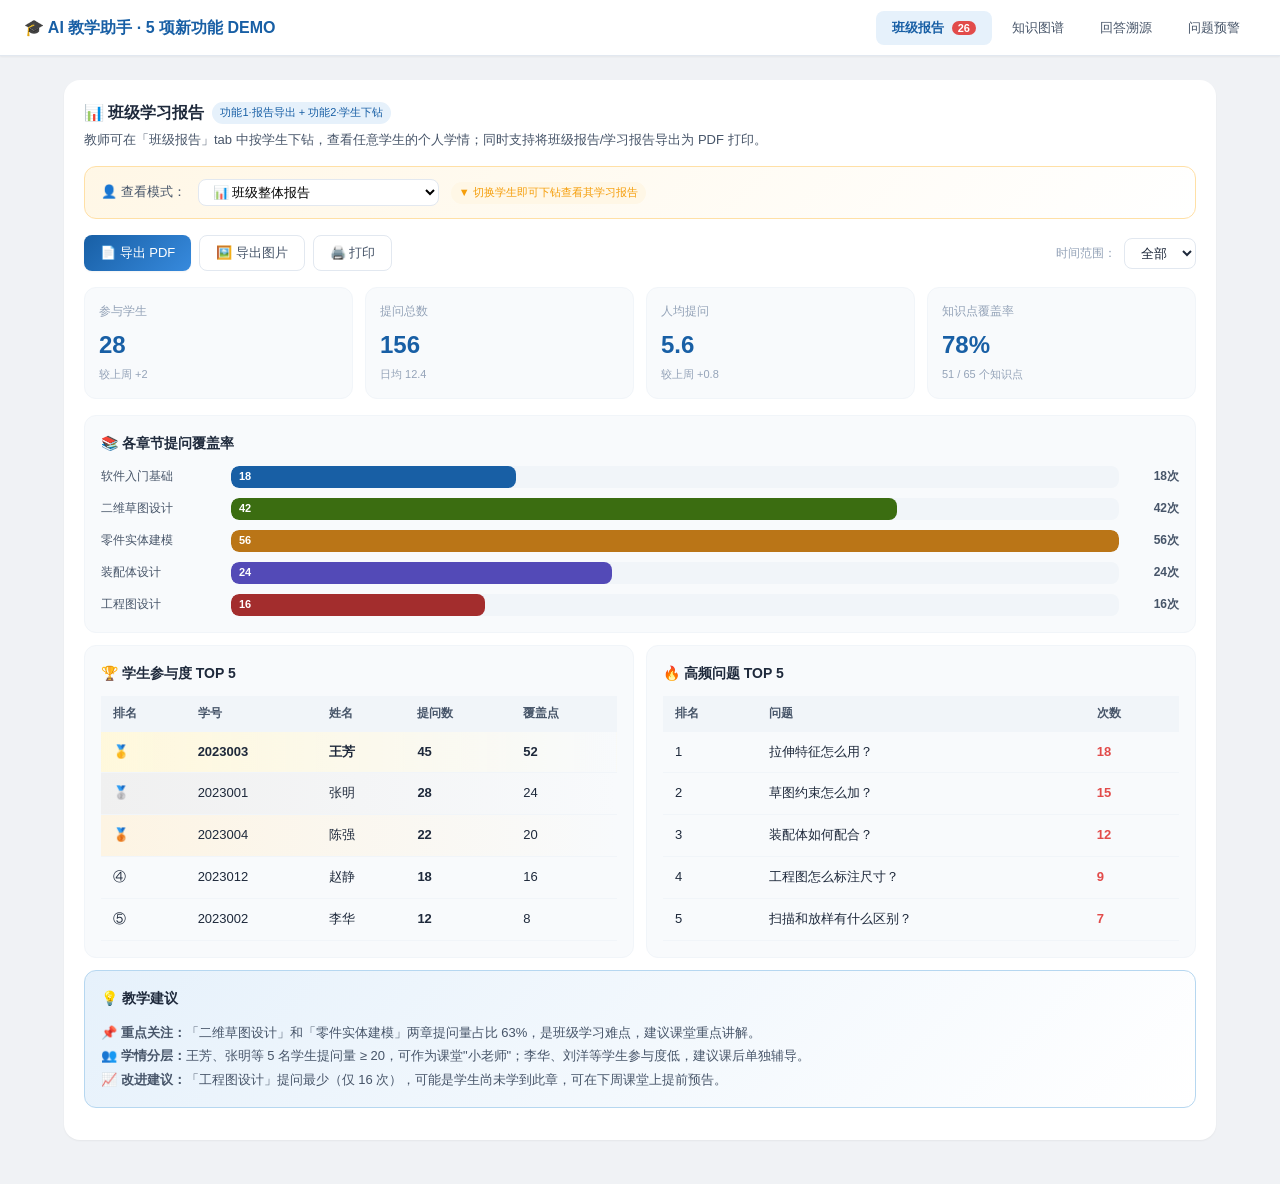
<file: demo/5-features-demo.html>
<!DOCTYPE html>
<html lang="zh-CN">
<head>
<meta charset="UTF-8">
<meta name="viewport" content="width=device-width,initial-scale=1.0">
<title>AI 教学助手 · 5 项新功能 DEMO</title>
<style>
/* ==================== 基础变量 ==================== */
:root {
  --primary: #185FA5;
  --primary-hover: #0C447C;
  --primary-light: #E6F1FB;
  --primary-gradient: linear-gradient(135deg, #185FA5, #378ADD);
  --accent: #378ADD;
  --danger: #E24B4A;
  --warning: #F59E0B;
  --success: #10B981;
  --bg: #F0F2F5;
  --surface: #FFFFFF;
  --surface-2: #F8FAFC;
  --surface-3: #F1F5F9;
  --text: #1e293b;
  --text-2: #475569;
  --text-3: #94a3b8;
  --border: #E2E8F0;
  --border-light: #F1F5F9;
  --code-bg: #F1F5F9;
  --shadow-sm: 0 1px 2px rgba(0,0,0,.05);
  --shadow: 0 1px 3px rgba(0,0,0,.08), 0 1px 2px rgba(0,0,0,.04);
  --shadow-md: 0 4px 6px -1px rgba(0,0,0,.08), 0 2px 4px -1px rgba(0,0,0,.04);
  --shadow-lg: 0 10px 15px -3px rgba(0,0,0,.1), 0 4px 6px -2px rgba(0,0,0,.05);
  --radius: 12px;
  --radius-sm: 8px;
  --radius-lg: 16px;
  --radius-full: 9999px;
  --font: -apple-system, BlinkMacSystemFont, "Segoe UI", "PingFang SC", "Hiragino Sans GB", "Microsoft YaHei", "Helvetica Neue", Helvetica, Arial, sans-serif;
}

* { box-sizing: border-box; margin: 0; padding: 0; }
html, body { font-family: var(--font); color: var(--text); background: var(--bg); font-size: 14px; line-height: 1.6; }
button { font-family: inherit; cursor: pointer; border: none; background: none; color: inherit; }

/* ==================== 顶部导航 ==================== */
.topbar {
  height: 56px;
  background: var(--surface);
  border-bottom: 1px solid var(--border);
  display: flex;
  align-items: center;
  padding: 0 24px;
  position: sticky;
  top: 0;
  z-index: 100;
  box-shadow: var(--shadow-sm);
}
.topbar-title { font-size: 16px; font-weight: 600; color: var(--primary); flex: 1; display: flex; align-items: center; gap: 8px; }
.topbar-tabs { display: flex; gap: 4px; }
.topbar-tab {
  padding: 8px 16px;
  border-radius: var(--radius-sm);
  font-size: 13px;
  color: var(--text-2);
  transition: all 0.2s;
  position: relative;
}
.topbar-tab:hover { background: var(--surface-3); color: var(--text); }
.topbar-tab.active { background: var(--primary-light); color: var(--primary); font-weight: 600; }
.topbar-badge {
  display: inline-block;
  background: var(--danger);
  color: white;
  font-size: 11px;
  padding: 1px 6px;
  border-radius: var(--radius-full);
  margin-left: 4px;
  font-weight: 600;
  animation: pulse 1.5s infinite;
}
@keyframes pulse {
  0%, 100% { transform: scale(1); }
  50% { transform: scale(1.15); }
}

/* ==================== 主体 ==================== */
.main { max-width: 1200px; margin: 0 auto; padding: 24px; }
.feature-section { background: var(--surface); border-radius: var(--radius-lg); padding: 20px; margin-bottom: 20px; box-shadow: var(--shadow-sm); }
.feature-section.hidden { display: none; }
.section-title { font-size: 16px; font-weight: 600; color: var(--text); margin-bottom: 4px; display: flex; align-items: center; gap: 8px; }
.section-title .tag { font-size: 11px; padding: 2px 8px; border-radius: var(--radius-full); background: var(--primary-light); color: var(--primary); font-weight: 500; }
.section-desc { color: var(--text-2); font-size: 13px; margin-bottom: 16px; }

/* ==================== 班级报告 ==================== */
.filter-bar { display: flex; gap: 8px; margin-bottom: 16px; align-items: center; flex-wrap: wrap; }
.filter-bar select, .filter-bar input {
  padding: 6px 12px;
  border: 1px solid var(--border);
  border-radius: var(--radius-sm);
  font-size: 13px;
  background: var(--surface);
  color: var(--text);
  outline: none;
  transition: border 0.2s;
}
.filter-bar select:focus, .filter-bar input:focus { border-color: var(--primary); }

.stat-grid { display: grid; grid-template-columns: repeat(4, 1fr); gap: 12px; margin-bottom: 16px; }
.stat-card {
  background: var(--surface-2);
  border: 1px solid var(--border-light);
  border-radius: var(--radius);
  padding: 14px;
  position: relative;
}
.stat-card .label { font-size: 12px; color: var(--text-3); margin-bottom: 4px; }
.stat-card .value { font-size: 24px; font-weight: 700; color: var(--primary); }
.stat-card .sub { font-size: 11px; color: var(--text-3); margin-top: 2px; }

.report-block { background: var(--surface-2); border: 1px solid var(--border-light); border-radius: var(--radius); padding: 16px; margin-bottom: 12px; }
.report-block-title { font-size: 14px; font-weight: 600; color: var(--text); margin-bottom: 12px; display: flex; align-items: center; gap: 6px; }

/* 学生下钻高亮 */
.student-selector { background: linear-gradient(135deg, #FFF7E6, #FFFFFF); border: 1px solid #FFE0A6; padding: 12px 16px; border-radius: var(--radius); margin-bottom: 16px; display: flex; align-items: center; gap: 12px; }
.student-selector label { font-size: 13px; color: var(--text-2); font-weight: 500; }
.student-selector .drill-hint { font-size: 11px; color: var(--warning); background: #FFF7E6; padding: 2px 8px; border-radius: var(--radius-full); }
.student-selector select { padding: 4px 10px; border: 1px solid var(--border); border-radius: var(--radius-sm); font-size: 13px; background: var(--surface); }
.drilling-banner { background: var(--primary-light); color: var(--primary); padding: 8px 12px; border-radius: var(--radius-sm); font-size: 12px; margin-bottom: 12px; display: flex; align-items: center; gap: 6px; }

/* 报告表格 */
.report-table { width: 100%; border-collapse: collapse; font-size: 13px; }
.report-table th { text-align: left; padding: 8px 12px; background: var(--surface-3); color: var(--text-2); font-weight: 600; font-size: 12px; }
.report-table td { padding: 10px 12px; border-bottom: 1px solid var(--border-light); }
.report-table tr:hover td { background: var(--surface-2); }
.report-table .rank-1 { background: linear-gradient(90deg, #FFF8DC, transparent); font-weight: 600; }
.report-table .rank-2 { background: linear-gradient(90deg, #F0F0F0, transparent); }
.report-table .rank-3 { background: linear-gradient(90deg, #FDF4E3, transparent); }

/* 章节柱状图 */
.chapter-bars { display: flex; flex-direction: column; gap: 10px; }
.chapter-bar { display: flex; align-items: center; gap: 10px; }
.chapter-bar .name { width: 120px; font-size: 12px; color: var(--text-2); }
.chapter-bar .bar-track { flex: 1; height: 22px; background: var(--surface-3); border-radius: var(--radius-sm); overflow: hidden; position: relative; }
.chapter-bar .bar-fill { height: 100%; background: var(--primary-gradient); border-radius: var(--radius-sm); transition: width 0.6s; display: flex; align-items: center; padding-left: 8px; color: white; font-size: 11px; font-weight: 600; }
.chapter-bar .value { width: 50px; text-align: right; font-size: 12px; color: var(--text-2); font-weight: 600; }

/* 导出按钮 */
.export-bar { display: flex; gap: 8px; margin-bottom: 16px; }
.btn {
  padding: 8px 16px;
  border-radius: var(--radius-sm);
  font-size: 13px;
  font-weight: 500;
  display: inline-flex;
  align-items: center;
  gap: 6px;
  transition: all 0.2s;
}
.btn-primary { background: var(--primary-gradient); color: white; box-shadow: var(--shadow-sm); }
.btn-primary:hover { transform: translateY(-1px); box-shadow: var(--shadow-md); }
.btn-secondary { background: var(--surface); color: var(--text-2); border: 1px solid var(--border); }
.btn-secondary:hover { background: var(--surface-3); }

/* ==================== 知识图谱思维导图 ==================== */
.mindmap-container { background: var(--surface-2); border-radius: var(--radius); padding: 16px; min-height: 600px; position: relative; overflow: auto; }
.mindmap-svg { width: 100%; height: auto; }
.mindmap-controls { position: absolute; top: 12px; right: 12px; display: flex; flex-direction: column; gap: 6px; }
.mindmap-controls button { width: 32px; height: 32px; background: var(--surface); border: 1px solid var(--border); border-radius: var(--radius-sm); color: var(--text-2); font-size: 14px; font-weight: 600; }
.mindmap-controls button:hover { background: var(--primary-light); color: var(--primary); }
.mindmap-legend { position: absolute; bottom: 12px; left: 12px; background: var(--surface); border: 1px solid var(--border); border-radius: var(--radius-sm); padding: 8px 12px; font-size: 11px; display: flex; gap: 12px; }
.mindmap-legend .legend-item { display: flex; align-items: center; gap: 4px; }
.mindmap-legend .dot { width: 10px; height: 10px; border-radius: 50%; }

.mindmap-node-chapter { cursor: pointer; transition: all 0.2s; }
.mindmap-node-chapter:hover rect { filter: brightness(1.1); }
.mindmap-node-section { cursor: pointer; }
.mindmap-node-point { cursor: pointer; transition: all 0.2s; }
.mindmap-node-point:hover ellipse { stroke-width: 2.5; }

.mindmap-connector { fill: none; stroke: #CBD5E1; stroke-width: 1.5; }
.mindmap-connector-chapter { stroke: var(--primary); stroke-width: 2; }
.mindmap-connector-active { stroke: var(--danger); stroke-width: 2.5; }

/* ==================== 知识点溯源 ==================== */
.chat-window { background: var(--surface-2); border-radius: var(--radius); padding: 16px; min-height: 500px; }
.chat-msg { margin-bottom: 16px; display: flex; gap: 10px; }
.chat-msg.user { flex-direction: row-reverse; }
.chat-avatar { width: 32px; height: 32px; border-radius: 50%; display: flex; align-items: center; justify-content: center; font-size: 12px; font-weight: 600; flex-shrink: 0; }
.chat-msg.user .chat-avatar { background: var(--primary); color: white; }
.chat-msg.assistant .chat-avatar { background: var(--success); color: white; }
.chat-bubble { max-width: 75%; padding: 10px 14px; border-radius: var(--radius); font-size: 13px; line-height: 1.7; }
.chat-msg.user .chat-bubble { background: var(--primary); color: white; border-top-right-radius: 4px; }
.chat-msg.assistant .chat-bubble { background: var(--surface); border: 1px solid var(--border); border-top-left-radius: 4px; }

/* 溯源标签 */
.source-tags { margin-top: 10px; padding-top: 10px; border-top: 1px dashed var(--border); }
.source-tags .label { font-size: 11px; color: var(--text-3); margin-bottom: 6px; display: flex; align-items: center; gap: 4px; }
.source-tag { display: inline-block; padding: 3px 8px; margin: 2px 4px 2px 0; font-size: 11px; border-radius: var(--radius-sm); background: var(--primary-light); color: var(--primary); cursor: pointer; border: 1px solid transparent; transition: all 0.2s; }
.source-tag:hover { border-color: var(--primary); transform: translateY(-1px); box-shadow: var(--shadow-sm); }
.source-tag::before { content: '📘 '; }

/* 溯源高亮 - 在思维导图中 */
.mindmap-node-point.highlighted ellipse { stroke: var(--danger); stroke-width: 3; filter: drop-shadow(0 0 6px rgba(226, 75, 74, 0.5)); }

/* ==================== 知识图谱 · 折叠列表版（与主项目一致） ==================== */
.kg-personal-stats { display: grid; grid-template-columns: repeat(4, 1fr); gap: 12px; margin-bottom: 16px; }
.kg-stat-card { background: var(--surface-2); border: 1px solid var(--border-light); border-radius: var(--radius); padding: 12px; text-align: center; }
.kg-stat-num { font-size: 24px; font-weight: 700; color: var(--primary); line-height: 1.2; }
.kg-stat-label { font-size: 12px; color: var(--text-3); margin-top: 2px; }

.kg-search-row { display: flex; gap: 12px; align-items: center; margin-bottom: 16px; flex-wrap: wrap; }
.kg-search-input { flex: 1; min-width: 180px; padding: 8px 12px; border: 1px solid var(--border); border-radius: var(--radius-sm); font-size: 13px; }
.kg-search-input:focus { outline: none; border-color: var(--primary); }
.kg-level-filter { display: flex; gap: 4px; background: var(--surface-2); padding: 3px; border-radius: var(--radius-sm); border: 1px solid var(--border); }
.kg-level-btn { padding: 4px 10px; border: none; background: transparent; color: var(--text-2); font-size: 12px; border-radius: var(--radius-sm); cursor: pointer; }
.kg-level-btn.active { background: var(--primary); color: white; }
.kg-level-btn:hover:not(.active) { background: var(--surface-3); }

.kg-chapters { display: flex; flex-direction: column; gap: 10px; }
.kg-chapter { background: var(--surface); border: 1px solid var(--border-light); border-radius: var(--radius); overflow: hidden; }
.kg-chapter-head { display: flex; align-items: center; gap: 10px; padding: 12px 16px; cursor: pointer; user-select: none; transition: background 0.2s; }
.kg-chapter-head:hover { background: var(--surface-2); }
.kg-chapter-bar { width: 4px; height: 18px; border-radius: 2px; }
.kg-chapter-title { font-size: 14px; font-weight: 600; color: var(--text); flex: 1; }
.kg-chapter-meta { font-size: 12px; color: var(--text-3); }
.kg-chapter-progress { width: 100px; height: 6px; background: var(--surface-3); border-radius: 3px; overflow: hidden; }
.kg-chapter-progress-bar { height: 100%; border-radius: 3px; transition: width 0.4s; }
.kg-chapter-toggle { color: var(--text-3); font-size: 11px; transition: transform 0.2s; }
.kg-chapter.open .kg-chapter-toggle { transform: rotate(90deg); }
.kg-chapter-body { display: none; padding: 0 16px 12px 30px; border-top: 1px solid var(--border-light); }
.kg-chapter.open .kg-chapter-body { display: block; }

.kg-section { margin-top: 12px; }
.kg-section-title { font-size: 13px; font-weight: 600; color: var(--text-2); margin-bottom: 8px; }
.kg-group { margin-bottom: 10px; }
.kg-group-name { font-size: 12px; color: var(--text-3); margin-bottom: 6px; }
.kg-point-list { display: flex; flex-wrap: wrap; gap: 6px; }
.kg-point { display: inline-flex; align-items: center; gap: 4px; padding: 4px 8px; border-radius: var(--radius-sm); font-size: 12px; cursor: default; transition: all 0.2s; }
.kg-point.covered { border: 1px solid var(--success); }
.kg-point.uncovered { opacity: 0.7; }
.kg-point:hover { transform: translateY(-1px); box-shadow: var(--shadow-sm); }
.kg-tag { display: inline-block; padding: 1px 5px; border-radius: 3px; font-size: 10px; color: white; font-weight: 600; }
.kg-heat { font-size: 10px; color: var(--danger); margin-left: 4px; font-weight: 600; }

.kg-legend { display: flex; gap: 14px; align-items: center; margin-top: 16px; padding: 10px 14px; background: var(--surface-2); border-radius: var(--radius-sm); font-size: 11px; color: var(--text-3); flex-wrap: wrap; }
.kg-legend-title { font-weight: 600; color: var(--text-2); }
.kg-legend-item { display: flex; align-items: center; gap: 4px; }
.kg-dot { width: 8px; height: 8px; border-radius: 50%; }

/* ==================== 问题预警 ==================== */
.alert-list { display: flex; flex-direction: column; gap: 10px; }
.alert-item {
  background: linear-gradient(135deg, #FFF5F5, var(--surface));
  border-left: 4px solid var(--danger);
  padding: 12px 14px;
  border-radius: var(--radius-sm);
  display: flex;
  align-items: center;
  gap: 12px;
  transition: all 0.2s;
  cursor: pointer;
}
.alert-item:hover { transform: translateX(4px); box-shadow: var(--shadow); }
.alert-item.warning { border-color: var(--warning); background: linear-gradient(135deg, #FFFBEB, var(--surface)); }
.alert-icon { font-size: 20px; flex-shrink: 0; }
.alert-content { flex: 1; }
.alert-content .title { font-size: 13px; font-weight: 600; color: var(--text); margin-bottom: 2px; }
.alert-content .desc { font-size: 12px; color: var(--text-2); }
.alert-count { background: var(--danger); color: white; padding: 4px 10px; border-radius: var(--radius-full); font-size: 12px; font-weight: 600; }
.alert-item.warning .alert-count { background: var(--warning); }

/* ==================== 浮窗 ==================== */
.tooltip { position: fixed; background: rgba(15, 23, 42, 0.95); color: white; padding: 8px 12px; border-radius: var(--radius-sm); font-size: 12px; pointer-events: none; z-index: 9999; max-width: 280px; box-shadow: var(--shadow-lg); }
.tooltip-arrow { position: absolute; bottom: -4px; left: 50%; transform: translateX(-50%) rotate(45deg); width: 8px; height: 8px; background: rgba(15, 23, 42, 0.95); }

/* ==================== 学生切换 ==================== */
.student-pill { display: inline-block; padding: 4px 10px; background: var(--primary-light); color: var(--primary); border-radius: var(--radius-full); font-size: 12px; font-weight: 500; margin-right: 4px; }
.student-pill.muted { background: var(--surface-3); color: var(--text-3); }

/* ==================== 进度条 ==================== */
.progress-row { display: flex; align-items: center; gap: 10px; margin-bottom: 8px; }
.progress-row .label { width: 180px; font-size: 12px; color: var(--text-2); }
.progress-row .track { flex: 1; height: 18px; background: var(--surface-3); border-radius: var(--radius-full); overflow: hidden; }
.progress-row .fill { height: 100%; border-radius: var(--radius-full); transition: width 0.6s; }
.progress-row .pct { width: 50px; text-align: right; font-size: 12px; font-weight: 600; }

/* ==================== 模态 ==================== */
.modal-mask { position: fixed; inset: 0; background: rgba(0,0,0,0.5); z-index: 1000; display: none; align-items: center; justify-content: center; }
.modal-mask.active { display: flex; }
.modal-box { background: var(--surface); border-radius: var(--radius-lg); padding: 24px; max-width: 600px; width: 90%; max-height: 80vh; overflow: auto; }
.modal-title { font-size: 18px; font-weight: 600; margin-bottom: 16px; }
.modal-body { color: var(--text-2); line-height: 1.7; font-size: 14px; }
.modal-body ul { margin: 12px 0 12px 20px; }
.modal-body li { margin-bottom: 6px; }
.modal-close { float: right; cursor: pointer; color: var(--text-3); font-size: 20px; }
.modal-close:hover { color: var(--text); }
</style>
</head>
<body>

<!-- 顶部导航 -->
<div class="topbar">
  <div class="topbar-title">🎓 AI 教学助手 · 5 项新功能 DEMO</div>
  <div class="topbar-tabs">
    <button class="topbar-tab active" data-tab="classReport">班级报告 <span class="topbar-badge" id="alertBadge">3</span></button>
    <button class="topbar-tab" data-tab="mindmap">知识图谱</button>
    <button class="topbar-tab" data-tab="source">回答溯源</button>
    <button class="topbar-tab" data-tab="alert">问题预警</button>
  </div>
</div>

<div class="main">

  <!-- ========== 功能 1+2：班级报告（含导出 + 学生下钻） ========== -->
  <div class="feature-section" id="section-classReport">
    <div class="section-title">
      <span>📊 班级学习报告</span>
      <span class="tag">功能1·报告导出 + 功能2·学生下钻</span>
    </div>
    <div class="section-desc">教师可在「班级报告」tab 中按学生下钻，查看任意学生的个人学情；同时支持将班级报告/学习报告导出为 PDF 打印。</div>

    <!-- 学生下钻选择器 -->
    <div class="student-selector">
      <label>👤 查看模式：</label>
      <select id="studentSelect">
        <option value="__class__">📊 班级整体报告</option>
        <option value="2023001">👤 张明（2023001）- 3D建模方向</option>
        <option value="2023002">👤 李华（2023002）- 基础薄弱</option>
        <option value="2023003">👤 王芳（2023003）- 学霸型</option>
        <option value="2023004">👤 陈强（2023004）- 装配体专长</option>
        <option value="2023005">👤 刘洋（2023005）- 几乎未问</option>
      </select>
      <span class="drill-hint">▼ 切换学生即可下钻查看其学习报告</span>
    </div>

    <!-- 筛选 + 导出 -->
    <div class="export-bar">
      <button class="btn btn-primary" onclick="exportReportPDF()">📄 导出 PDF</button>
      <button class="btn btn-secondary" onclick="exportReportPNG()">🖼️ 导出图片</button>
      <button class="btn btn-secondary" onclick="window.print()">🖨️ 打印</button>
      <div style="flex:1"></div>
      <div class="filter-bar" style="margin:0">
        <span style="font-size:12px;color:var(--text-3)">时间范围：</span>
        <select id="timeFilter">
          <option value="week">本周</option>
          <option value="month">本月</option>
          <option value="all" selected>全部</option>
        </select>
      </div>
    </div>

    <!-- 下钻提示横幅 -->
    <div id="drillBanner" class="drilling-banner" style="display:none">
      <span>🔍</span>
      <span>当前查看：<strong id="drillStudentName"></strong> 的个人学习报告</span>
    </div>

    <!-- 报告内容区 -->
    <div id="reportContent">
      <!-- 班级报告 4 卡 -->
      <div class="stat-grid">
        <div class="stat-card">
          <div class="label">参与学生</div>
          <div class="value" id="crStudents">--</div>
          <div class="sub">较上周 +2</div>
        </div>
        <div class="stat-card">
          <div class="label">提问总数</div>
          <div class="value" id="crTotal">--</div>
          <div class="sub">日均 12.4</div>
        </div>
        <div class="stat-card">
          <div class="label">人均提问</div>
          <div class="value" id="crAvg">--</div>
          <div class="sub">较上周 +0.8</div>
        </div>
        <div class="stat-card">
          <div class="label">知识点覆盖率</div>
          <div class="value" id="crCoverage">--</div>
          <div class="sub" id="crCoverageSub">-- / 65 个知识点</div>
        </div>
      </div>

      <!-- 章节覆盖 -->
      <div class="report-block">
        <div class="report-block-title">📚 各章节提问覆盖率</div>
        <div class="chapter-bars" id="chapterBars"></div>
      </div>

      <!-- 学生下钻时显示的内容 -->
      <div id="drillContent" style="display:none">
        <div class="report-block">
          <div class="report-block-title">🎯 个人章节掌握情况</div>
          <div id="studentChapterProgress"></div>
        </div>
        <div class="report-block">
          <div class="report-block-title">💬 该学生最近提问记录</div>
          <div id="studentRecentList"></div>
        </div>
        <div class="report-block" style="background:linear-gradient(135deg, #E6F1FB, var(--surface));border-color:#B6D7F0">
          <div class="report-block-title">💡 个性化学习建议</div>
          <div id="studentSuggestion" style="font-size:13px;color:var(--text-2);line-height:1.8"></div>
        </div>
      </div>

      <!-- 班级报告内容 -->
      <div id="classContent">
        <div style="display:grid;grid-template-columns:1fr 1fr;gap:12px">
          <div class="report-block">
            <div class="report-block-title">🏆 学生参与度 TOP 5</div>
            <table class="report-table" id="rankTable">
              <thead><tr><th>排名</th><th>学号</th><th>姓名</th><th>提问数</th><th>覆盖点</th></tr></thead>
              <tbody></tbody>
            </table>
          </div>
          <div class="report-block">
            <div class="report-block-title">🔥 高频问题 TOP 5</div>
            <table class="report-table" id="hotTable">
              <thead><tr><th>排名</th><th>问题</th><th>次数</th></tr></thead>
              <tbody></tbody>
            </table>
          </div>
        </div>

        <div class="report-block" style="background:linear-gradient(135deg, #E6F1FB, var(--surface));border-color:#B6D7F0">
          <div class="report-block-title">💡 教学建议</div>
          <div id="classSuggestion" style="font-size:13px;color:var(--text-2);line-height:1.8"></div>
        </div>
      </div>
    </div>
  </div>

  <!-- ========== 功能 3：知识图谱（折叠列表版，与主项目一致） ========== -->
  <div class="feature-section hidden" id="section-mindmap">
    <div class="section-title">
      <span>📚 知识图谱</span>
      <span class="tag">功能3·与主项目一致的折叠列表方案</span>
    </div>
    <div class="section-desc">5 章 14 节 65 个知识点折叠列表呈现，支持搜索、按重点程度筛选。被问过的知识点带「被问 X 次」标识，多人询问的知识点红色脉冲高亮。</div>

    <!-- 个人统计卡 -->
    <div class="kg-personal-stats" id="kgPersonalStats">
      <div class="kg-stat-card"><div class="kg-stat-num" id="kgStatTotal">--</div><div class="kg-stat-label">总知识点</div></div>
      <div class="kg-stat-card"><div class="kg-stat-num" id="kgStatAsked">--</div><div class="kg-stat-label">我已问过</div></div>
      <div class="kg-stat-card"><div class="kg-stat-num" id="kgStatRate">--</div><div class="kg-stat-label">我的覆盖率</div></div>
      <div class="kg-stat-card"><div class="kg-stat-num" id="kgStatQuestions">--</div><div class="kg-stat-label">我的提问数</div></div>
    </div>

    <!-- 搜索 + 筛选 -->
    <div class="kg-search-row">
      <input type="text" id="kgSearchInput" class="kg-search-input" placeholder="搜索知识点名称...">
      <div class="kg-level-filter" id="kgLevelFilter">
        <button class="kg-level-btn active" data-level="all">全部</button>
        <button class="kg-level-btn" data-level="core">核心</button>
        <button class="kg-level-btn" data-level="key">重点</button>
        <button class="kg-level-btn" data-level="normal">一般</button>
        <button class="kg-level-btn" data-level="know">了解</button>
        <button class="kg-level-btn" data-level="optional">选学</button>
      </div>
    </div>

    <!-- 章节折叠列表 -->
    <div class="kg-chapters" id="kgChapters"></div>

    <!-- 图例 -->
    <div class="kg-legend">
      <span class="kg-legend-title">重点程度：</span>
      <span class="kg-legend-item"><span class="kg-dot" style="background:#A32D2D"></span>核心</span>
      <span class="kg-legend-item"><span class="kg-dot" style="background:#854F0B"></span>重点</span>
      <span class="kg-legend-item"><span class="kg-dot" style="background:#185FA5"></span>一般</span>
      <span class="kg-legend-item"><span class="kg-dot" style="background:#5F5E5A"></span>了解</span>
      <span class="kg-legend-item"><span class="kg-dot" style="background:#888780"></span>选学</span>
      <span class="kg-legend-item" style="margin-left:8px"><span class="kg-dot" style="background:var(--danger);animation:pulse 1.5s infinite"></span>多人问过</span>
    </div>
  </div>

  <!-- ========== 功能 4：AI 回答知识点溯源 ========== -->
  <div class="feature-section hidden" id="section-source">
    <div class="section-title">
      <span>🔗 AI 回答 · 知识点溯源</span>
      <span class="tag">功能6·回答末尾自动列出相关知识点</span>
    </div>
    <div class="section-desc">学生问完问题后，AI 回答末尾自动列出本次涉及的知识点，点击可跳转到知识图谱查看详情和关联章节。</div>

    <div class="chat-window" id="chatWindow">
      <!-- 对话内容由 JS 注入 -->
    </div>
  </div>

  <!-- ========== 功能 5：教师端问题预警 ========== -->
  <div class="feature-section hidden" id="section-alert">
    <div class="section-title">
      <span>🚨 教师端 · 实时问题预警</span>
      <span class="tag">功能7·知识点被多人询问时红点提醒</span>
    </div>
    <div class="section-desc">当某个知识点被 ≥ 3 个学生询问时，自动在教师后台顶栏弹红点提醒，点击可跳转到对应知识点详情。</div>

    <div class="alert-list" id="alertList"></div>
  </div>

</div>

<!-- 浮窗提示 -->
<div id="tooltip" class="tooltip" style="display:none"></div>

<!-- 模态弹窗 -->
<div id="modal" class="modal-mask" onclick="if(event.target===this)closeModal()">
  <div class="modal-box">
    <span class="modal-close" onclick="closeModal()">×</span>
    <div class="modal-title" id="modalTitle">知识点详情</div>
    <div class="modal-body" id="modalBody"></div>
  </div>
</div>

<script>
/* ==================== 知识图谱数据（同步自 js/knowledge-graph.js） ==================== */
const LEVEL_META = {
  core:     { label: '核心', bg: '#FCEBEB', color: '#A32D2D' },
  key:      { label: '重点', bg: '#FAEEDA', color: '#854F0B' },
  normal:   { label: '一般', bg: '#E6F1FB', color: '#185FA5' },
  know:     { label: '了解', bg: '#F1EFE8', color: '#5F5E5A' },
  optional: { label: '选学', bg: '#F1EFE8', color: '#888780' }
};

const KNOWLEDGE_GRAPH = {
  chapters: [
    {
      id: 1, name: '软件入门基础', color: '#185FA5',
      sections: [
        {
          id: '1.1', name: '软件入门与基础操作', groups: [
            { id: '1.1.1', name: '软件模块与文件管理', points: [
              { name: '三大核心模块功能', level: 'core' },
              { name: '文件新建保存规范', level: 'normal' }
            ]},
            { id: '1.1.2', name: '界面与视图操控', points: [
              { name: '界面四大分区功能', level: 'know' },
              { name: '鼠标视图操控', level: 'key' }
            ]}
          ]
        }
      ]
    },
    {
      id: 2, name: '二维草图设计', color: '#3B6D11',
      sections: [
        {
          id: '2.1', name: '草图环境与基础绘制', groups: [
            { id: '2.1.1', name: '草图环境', points: [
              { name: '草图环境操作', level: 'normal' },
              { name: '草图基准面选择', level: 'normal' }
            ]},
            { id: '2.1.2', name: '基础草图绘制', points: [
              { name: '直线矩形绘制', level: 'core' },
              { name: '圆弧图形绘制', level: 'core' },
              { name: '椭圆曲线绘制', level: 'normal' }
            ]}
          ]
        },
        {
          id: '2.2', name: '草图编辑约束与标注', groups: [
            { id: '2.2.1', name: '草图编辑', points: [
              { name: '草图实体操纵', level: 'normal' },
              { name: '倒角圆角编辑', level: 'key' },
              { name: '草图剪裁', level: 'key' },
              { name: '草图实体变换', level: 'key' }
            ]},
            { id: '2.2.2', name: '几何约束管理', points: [
              { name: '核心约束类型', level: 'core' },
              { name: '约束管理', level: 'key' }
            ]},
            { id: '2.2.3', name: '尺寸标注管理', points: [
              { name: '尺寸标注', level: 'core' },
              { name: '尺寸数值格式修改', level: 'key' }
            ]}
          ]
        }
      ]
    },
    {
      id: 3, name: '零件实体建模', color: '#BA7517',
      sections: [
        {
          id: '3.1', name: '基础拉伸类零件特征', groups: [
            { id: '3.1.1', name: '拉伸凸台切除', points: [
              { name: '拉伸草图要求', level: 'core' },
              { name: '拉伸深度类型参数', level: 'core' },
              { name: '拉伸切除', level: 'core' },
              { name: '薄壁拉伸', level: 'normal' }
            ]},
            { id: '3.1.2', name: '旋转凸台切除', points: [
              { name: '旋转草图轴线设置', level: 'key' },
              { name: '旋转角度切除', level: 'key' }
            ]},
            { id: '3.1.3', name: '倒角与圆角', points: [
              { name: '多类型倒角创建', level: 'key' },
              { name: '恒定半径圆角', level: 'core' }
            ]},
            { id: '3.1.4', name: '孔特征设计', points: [
              { name: '简单直孔定位', level: 'key' },
              { name: '异形标准孔参数', level: 'key' }
            ]},
            { id: '3.1.5', name: '筋与抽壳特征', points: [
              { name: '筋特征创建', level: 'key' },
              { name: '抽壳操作', level: 'know' }
            ]},
            { id: '3.1.6', name: '拔模与装饰螺纹', points: [
              { name: '拔模斜度设置', level: 'normal' },
              { name: '装饰螺纹线', level: 'normal' }
            ]}
          ]
        },
        {
          id: '3.2', name: '高级实体特征', groups: [
            { id: '3.2.1', name: '实体变换操作', points: [
              { name: '实体平移复制', level: 'know' },
              { name: '实体旋转变换', level: 'know' }
            ]},
            { id: '3.2.2', name: '特征阵列操作', points: [
              { name: '线性圆周阵列', level: 'core' },
              { name: '草图驱动填充阵列', level: 'know' }
            ]},
            { id: '3.2.3', name: '特征镜像操作', points: [
              { name: '基准面镜像特征', level: 'key' },
              { name: '镜像功能应用', level: 'normal' }
            ]},
            { id: '3.2.4', name: '扫描特征', points: [
              { name: '扫描特征要素', level: 'key' },
              { name: '扫描特征操作', level: 'normal' }
            ]},
            { id: '3.2.5', name: '放样特征', points: [
              { name: '放样特征要素', level: 'key' },
              { name: '放样特征操作', level: 'normal' }
            ]}
          ]
        },
        {
          id: '3.3', name: '零件相关知识', groups: [
            { id: '3.3.1', name: '零件基础属性', points: [
              { name: '零件材质选用', level: 'normal' },
              { name: '零件单位修改', level: 'know' }
            ]},
            { id: '3.3.2', name: '参考几何体', points: [
              { name: '基准面轴创建', level: 'core' },
              { name: '基准点坐标系', level: 'optional' }
            ]},
            { id: '3.3.3', name: '特征编辑', points: [
              { name: '特征尺寸修改', level: 'key' },
              { name: '特征草图重定义', level: 'core' },
              { name: '特征父子关系', level: 'normal' },
              { name: '设计树认识', level: 'core' },
              { name: '特征删除处理', level: 'normal' },
              { name: '特征排序插入', level: 'normal' },
              { name: '特征失败修复', level: 'know' }
            ]}
          ]
        }
      ]
    },
    {
      id: 4, name: '装配体设计', color: '#534AB7',
      sections: [
        {
          id: '4.1', name: '装配体基础设计', groups: [
            { id: '4.1.1', name: '装配配合约束', points: [
              { name: '基础配合类型', level: 'core' }
            ]},
            { id: '4.1.2', name: '零部件编辑管理', points: [
              { name: '装配创建流程', level: 'normal' },
              { name: '装配环境零件修改', level: 'key' },
              { name: '零件状态管理', level: 'key' }
            ]},
            { id: '4.1.3', name: '装配视图与检测', points: [
              { name: '显示状态切换', level: 'normal' },
              { name: '爆炸视图创建', level: 'normal' },
              { name: '装配干涉检查', level: 'core' }
            ]}
          ]
        }
      ]
    },
    {
      id: 5, name: '工程图设计', color: '#A32D2D',
      sections: [
        {
          id: '5.1', name: '工程图设计', groups: [
            { id: '5.1', name: '视图创建', points: [
              { name: '基本辅助视图', level: 'core' },
              { name: '剖视图创建', level: 'core' },
              { name: '局部放大断裂视图', level: 'normal' }
            ]}
          ]
        },
        {
          id: '5.2', name: '标注与出图设置', groups: [
            { id: '5.2', name: '标注与出图', points: [
              { name: '尺寸公差标注', level: 'core' },
              { name: '粗糙度形位公差', level: 'normal' },
              { name: '技术要求标注', level: 'normal' }
            ]}
          ]
        }
      ]
    }
  ]
};

/* ==================== 模拟数据 ==================== */
const STUDENTS = {
  '2023001': { name: '张明', questions: 28, mastered: 24, weak: ['扫描特征', '放样特征', '工程图标注'] },
  '2023002': { name: '李华', questions: 12, mastered: 8, weak: ['草图基础', '拉伸凸台', '约束管理'] },
  '2023003': { name: '王芳', questions: 45, mastered: 52, weak: ['异形标准孔'] },
  '2023004': { name: '陈强', questions: 22, mastered: 20, weak: ['草图绘制'] },
  '2023005': { name: '刘洋', questions: 3, mastered: 2, weak: ['全部章节'] }
};

const CLASS_RANK = [
  { id: '2023003', name: '王芳', questions: 45, covered: 52 },
  { id: '2023001', name: '张明', questions: 28, covered: 24 },
  { id: '2023004', name: '陈强', questions: 22, covered: 20 },
  { id: '2023012', name: '赵静', questions: 18, covered: 16 },
  { id: '2023002', name: '李华', questions: 12, covered: 8 }
];

const HOT_QUESTIONS = [
  { text: '拉伸特征怎么用？', count: 18 },
  { text: '草图约束怎么加？', count: 15 },
  { text: '装配体如何配合？', count: 12 },
  { text: '工程图怎么标注尺寸？', count: 9 },
  { text: '扫描和放样有什么区别？', count: 7 }
];

// 各知识点被询问次数（用于预警）
const POINT_ASK_COUNT = {
  '三大核心模块功能': 5, '鼠标视图操控': 3, '直线矩形绘制': 8, '圆弧图形绘制': 6,
  '倒角圆角编辑': 7, '草图剪裁': 5, '核心约束类型': 9, '尺寸标注': 11,
  '拉伸凸台切除': 12, '拉伸深度类型参数': 8, '拉伸切除': 7, '恒定半径圆角': 6,
  '多类型倒角创建': 5, '异形标准孔参数': 4, '筋特征创建': 3, '线性圆周阵列': 7,
  '扫描特征要素': 8, '放样特征要素': 6, '基准面轴创建': 4, '设计树认识': 5,
  '基础配合类型': 9, '装配干涉检查': 6, '爆炸视图创建': 3, '基本辅助视图': 7,
  '剖视图创建': 8, '尺寸公差标注': 5
};

/* ==================== tab 切换 ==================== */
document.querySelectorAll('.topbar-tab').forEach(tab => {
  tab.addEventListener('click', () => {
    const target = tab.dataset.tab;
    document.querySelectorAll('.topbar-tab').forEach(t => t.classList.remove('active'));
    tab.classList.add('active');
    document.querySelectorAll('.feature-section').forEach(s => s.classList.add('hidden'));
    document.getElementById('section-' + target).classList.remove('hidden');
    // 进入图谱时若还没渲染则渲染
    if (target === 'mindmap' && !document.getElementById('kgChapters').innerHTML) {
      setTimeout(renderMindmap, 100);
    }
  });
});

/* ==================== 学生下钻逻辑 ==================== */
document.getElementById('studentSelect').addEventListener('change', (e) => {
  const sid = e.target.value;
  if (sid === '__class__') {
    document.getElementById('drillBanner').style.display = 'none';
    document.getElementById('drillContent').style.display = 'none';
    document.getElementById('classContent').style.display = 'block';
    renderClassReport();
  } else {
    const stu = STUDENTS[sid];
    document.getElementById('drillStudentName').textContent = `${stu.name}（${sid}）`;
    document.getElementById('drillBanner').style.display = 'flex';
    document.getElementById('drillContent').style.display = 'block';
    document.getElementById('classContent').style.display = 'none';
    renderStudentDrill(sid);
  }
});

/* ==================== 班级报告渲染 ==================== */
function renderClassReport() {
  document.getElementById('crStudents').textContent = 28;
  document.getElementById('crTotal').textContent = 156;
  document.getElementById('crAvg').textContent = '5.6';
  document.getElementById('crCoverage').textContent = '78%';
  document.getElementById('crCoverageSub').textContent = '51 / 65 个知识点';

  // 章节柱状图
  const chapters = [
    { name: '软件入门基础', count: 18, color: '#185FA5' },
    { name: '二维草图设计', count: 42, color: '#3B6D11' },
    { name: '零件实体建模', count: 56, color: '#BA7517' },
    { name: '装配体设计', count: 24, color: '#534AB7' },
    { name: '工程图设计', count: 16, color: '#A32D2D' }
  ];
  const max = Math.max(...chapters.map(c => c.count));
  document.getElementById('chapterBars').innerHTML = chapters.map(c => `
    <div class="chapter-bar">
      <div class="name">${c.name}</div>
      <div class="bar-track"><div class="bar-fill" style="width:${c.count/max*100}%;background:${c.color}">${c.count}</div></div>
      <div class="value">${c.count}次</div>
    </div>
  `).join('');

  // 排行榜
  document.querySelector('#rankTable tbody').innerHTML = CLASS_RANK.map((s, i) => `
    <tr class="rank-${i+1}">
      <td>${['🥇','🥈','🥉','④','⑤'][i]}</td>
      <td>${s.id}</td>
      <td>${s.name}</td>
      <td><strong>${s.questions}</strong></td>
      <td>${s.covered}</td>
    </tr>
  `).join('');

  // 高频问题
  document.querySelector('#hotTable tbody').innerHTML = HOT_QUESTIONS.map((q, i) => `
    <tr>
      <td>${i+1}</td>
      <td>${q.text}</td>
      <td><strong style="color:var(--danger)">${q.count}</strong></td>
    </tr>
  `).join('');

  // 教学建议
  document.getElementById('classSuggestion').innerHTML = `
    <strong>📌 重点关注：</strong>「二维草图设计」和「零件实体建模」两章提问量占比 63%，是班级学习难点，建议课堂重点讲解。<br>
    <strong>👥 学情分层：</strong>王芳、张明等 5 名学生提问量 ≥ 20，可作为课堂"小老师"；李华、刘洋等学生参与度低，建议课后单独辅导。<br>
    <strong>📈 改进建议：</strong>「工程图设计」提问最少（仅 16 次），可能是学生尚未学到此章，可在下周课堂上提前预告。
  `;
}

/* ==================== 学生下钻渲染 ==================== */
function renderStudentDrill(sid) {
  const stu = STUDENTS[sid];
  const chapterData = [
    { name: '软件入门基础', mastered: 4, total: 4, level: 'normal' },
    { name: '二维草图设计', mastered: stu.questions >= 20 ? 8 : 5, total: 13, level: stu.questions >= 20 ? 'good' : 'normal' },
    { name: '零件实体建模', mastered: stu.questions >= 20 ? 15 : 8, total: 28, level: stu.questions >= 20 ? 'good' : 'normal' },
    { name: '装配体设计', mastered: stu.questions >= 20 ? 4 : 2, total: 8, level: 'normal' },
    { name: '工程图设计', mastered: sid === '2023003' ? 6 : 1, total: 7, level: sid === '2023003' ? 'good' : 'weak' }
  ];
  const colors = { good: 'var(--success)', normal: 'var(--primary)', weak: 'var(--danger)' };

  document.getElementById('studentChapterProgress').innerHTML = chapterData.map(c => {
    const pct = Math.round(c.mastered / c.total * 100);
    return `<div class="progress-row">
      <div class="label">${c.name}</div>
      <div class="track"><div class="fill" style="width:${pct}%;background:${colors[c.level]}"></div></div>
      <div class="pct">${c.mastered}/${c.total} (${pct}%)</div>
    </div>`;
  }).join('');

  // 最近提问（模拟）
  const recentQs = {
    '2023001': ['拉伸深度怎么设置成两侧对称？', '扫描特征做不出来怎么办？', '草图约束冲突怎么解决？', '工程图标注怎么改字体大小？'],
    '2023002': ['怎么新建一个零件文件？', '拉伸按钮在哪里？', '尺寸标注后变成黑色了？'],
    '2023003': ['异形孔的孔类型怎么选？', '扫描和放样在工程中怎么选？', '干涉检查显示有冲突怎么定位？', '拔模斜度一般取多少？', '工程图怎么出装配体的BOM？'],
    '2023004': ['装配体里怎么添加新零件？', '怎么把零件改成透明显示？', '装配体爆炸视图怎么创建？'],
    '2023005': ['软件怎么打开？']
  };
  document.getElementById('studentRecentList').innerHTML = (recentQs[sid] || []).map((q, i) => `
    <div style="padding:6px 0;border-bottom:1px solid var(--border-light);font-size:13px">
      <span class="student-pill">${i+1}</span>${q}
    </div>
  `).join('');

  // 个性化建议
  let sug = '';
  if (sid === '2023001') sug = `<strong>🎯 ${stu.name} 同学：</strong>整体学习情况良好，提问数 28 次，覆盖 24 个知识点。<br>薄弱点是「扫描特征」「放样特征」等高级特征，建议结合实例（如弹簧、塑料瓶）练习；工程图标注需要多练国标。`;
  else if (sid === '2023002') sug = `<strong>⚠️ ${stu.name} 同学：</strong>提问数仅 12 次，章节覆盖率较低。<br>建议从基础入手：先打通「软件入门」→「草图基础」→「拉伸」这条主路径，每章至少完成 2 个练习题后再往下走。`;
  else if (sid === '2023003') sug = `<strong>🏆 ${stu.name} 同学：</strong>学霸型，已覆盖 52/65 个知识点，遥遥领先。<br>建议挑战「异形标准孔」「装饰螺纹线」等选学内容；可作为"小老师"帮助其他同学。`;
  else if (sid === '2023004') sug = `<strong>📌 ${stu.name} 同学：</strong>专攻装配体方向，草图基础稍弱。<br>建议补一下「草图绘制」和「约束管理」，否则后续复杂建模会卡壳。`;
  else if (sid === '2023005') sug = `<strong>🚨 ${stu.name} 同学：</strong>仅 3 次提问，所有章节均未覆盖。<br>建议老师主动沟通，了解是否遇到学习困难，必要时安排课后辅导。`;
  document.getElementById('studentSuggestion').innerHTML = sug;
}

/* ==================== 功能 1：报告导出 PDF/PNG ==================== */
function exportReportPDF() {
  const mode = document.getElementById('studentSelect').value;
  const targetName = mode === '__class__' ? '班级报告' : `${STUDENTS[mode].name}的学习报告`;
  // 方式1：调浏览器打印（用户可选"另存为 PDF"）
  showTooltip(event.target, '💡 已唤起打印对话框，请选择"另存为 PDF"作为打印机');
  setTimeout(() => window.print(), 200);
}
function exportReportPNG() {
  showTooltip(event.target, '💡 实际项目中用 html2canvas 截图保存，这里示意唤起打印');
  setTimeout(() => window.print(), 200);
}

/* ==================== 功能 3：知识图谱（折叠列表版，与主项目一致） ==================== */
let kgState = { search: '', level: 'all' };

function buildKGHTML() {
  const chapters = KNOWLEDGE_GRAPH.chapters;
  const heat = POINT_ASK_COUNT;
  let html = '';
  for (let ci = 0; ci < chapters.length; ci++) {
    const ch = chapters[ci];
    let chapTotal = 0, chapCovered = 0;
    let hasVisiblePoint = false;
    for (let si = 0; si < ch.sections.length; si++) {
      const sec = ch.sections[si];
      for (let gi = 0; gi < sec.groups.length; gi++) {
        const g = sec.groups[gi];
        for (let pi = 0; pi < g.points.length; pi++) {
          const p = g.points[pi];
          chapTotal++;
          if ((heat[p.name] || 0) > 0) chapCovered++;
          if (matchesKGFilter(p)) hasVisiblePoint = true;
        }
      }
    }
    if ((kgState.search || kgState.level !== 'all') && !hasVisiblePoint) continue;
    const rate = chapTotal ? Math.round(chapCovered * 100 / chapTotal) : 0;
    const rateBar = `<div class="kg-chapter-progress" title="覆盖率 ${rate}%"><div class="kg-chapter-progress-bar" style="width:${rate}%; background:${ch.color}"></div></div>`;
    // 不显示每章数量标识（已按用户要求去掉）
    html += `<div class="kg-chapter open">
      <div class="kg-chapter-head" data-chapter="${ci}">
        <span class="kg-chapter-bar" style="background:${ch.color}"></span>
        <span class="kg-chapter-title">第${ch.id}章 · ${escapeHtml(ch.name)}</span>
        ${rateBar}
        <span class="kg-chapter-toggle">▶</span>
      </div>
      <div class="kg-chapter-body">`;
    for (let si = 0; si < ch.sections.length; si++) {
      const sec = ch.sections[si];
      html += `<div class="kg-section"><div class="kg-section-title">${escapeHtml(sec.id)} ${escapeHtml(sec.name)}</div>`;
      for (let gi = 0; gi < sec.groups.length; gi++) {
        const g = sec.groups[gi];
        let pointsHTML = '';
        for (let pi = 0; pi < g.points.length; pi++) {
          const p = g.points[pi];
          if (!matchesKGFilter(p)) continue;
          const lm = LEVEL_META[p.level] || { label: p.level, color: '#5F5E5A', bg: '#F1EFE8' };
          const h = heat[p.name] || 0;
          const covered = h > 0;
          const cls = covered ? 'covered' : 'uncovered';
          const heatHTML = `<span class="kg-heat">${covered ? '被问 ' + h + ' 次' : '未被问及'}</span>`;
          pointsHTML += `<span class="kg-point ${cls}" style="background:${lm.bg}; color:${lm.color}" data-name="${escapeAttr(p.name)}" data-pid="${ci}-${si}-${gi}-${pi}">
            <span class="kg-tag" style="background:${lm.color}; color:#fff">${lm.label}</span>
            ${escapeHtml(p.name)}
            ${heatHTML}
          </span>`;
        }
        if (!pointsHTML) continue;
        html += `<div class="kg-group"><div class="kg-group-name">${escapeHtml(g.id)} ${escapeHtml(g.name)}</div><div class="kg-point-list">${pointsHTML}</div></div>`;
      }
      html += `</div>`;
    }
    html += `</div></div>`;
  }
  if (!html) return '<div style="text-align:center;color:var(--text-3);padding:30px 0">没有匹配的知识点</div>';
  return html;
}

function matchesKGFilter(p) {
  if (kgState.level !== 'all' && p.level !== kgState.level) return false;
  if (kgState.search && p.name.indexOf(kgState.search) === -1) return false;
  return true;
}

function renderMindmap() {
  // 个人统计卡
  let total = 0, asked = 0, myQuestions = 0;
  const myAskedSet = {};
  for (const ch of KNOWLEDGE_GRAPH.chapters) {
    for (const sec of ch.sections) {
      for (const g of sec.groups) {
        for (const p of g.points) {
          total++;
          if ((POINT_ASK_COUNT[p.name] || 0) > 0) asked++;
        }
      }
    }
  }
  // 模拟当前学生提问
  const myRecent = ['拉伸凸台切除', '核心约束类型', '草图基准面选择', '异形标准孔参数', '剖视图创建'];
  myQuestions = myRecent.length;
  for (const n of myRecent) myAskedSet[n] = true;
  const myAsked = Object.keys(myAskedSet).length;
  const myRate = total ? Math.round(myAsked * 100 / total) : 0;
  document.getElementById('kgStatTotal').textContent = total;
  document.getElementById('kgStatAsked').textContent = myAsked;
  document.getElementById('kgStatRate').textContent = myRate + '%';
  document.getElementById('kgStatQuestions').textContent = myQuestions;

  document.getElementById('kgChapters').innerHTML = buildKGHTML();
  bindChapterToggle();
}

function bindChapterToggle() {
  const heads = document.querySelectorAll('#kgChapters .kg-chapter-head');
  heads.forEach(h => h.addEventListener('click', () => h.parentElement.classList.toggle('open')));
}

// 搜索 + 筛选
document.getElementById('kgSearchInput').addEventListener('input', (e) => {
  kgState.search = e.target.value.trim();
  document.getElementById('kgChapters').innerHTML = buildKGHTML();
  bindChapterToggle();
});
document.querySelectorAll('#kgLevelFilter .kg-level-btn').forEach(btn => {
  btn.addEventListener('click', () => {
    document.querySelectorAll('#kgLevelFilter .kg-level-btn').forEach(b => b.classList.remove('active'));
    btn.classList.add('active');
    kgState.level = btn.dataset.level;
    document.getElementById('kgChapters').innerHTML = buildKGHTML();
    bindChapterToggle();
  });
});

function escapeHtml(s) { const d = document.createElement('div'); d.textContent = s; return d.innerHTML; }
function escapeAttr(s) { return s.replace(/'/g, "\\'"); }

function showModal(title, body) {
  document.getElementById('modalTitle').textContent = title;
  document.getElementById('modalBody').innerHTML = body;
  document.getElementById('modal').classList.add('active');
}
function closeModal() { document.getElementById('modal').classList.remove('active'); }

function showTooltip(target, text) {
  const tt = document.getElementById('tooltip');
  tt.innerHTML = text;
  tt.style.display = 'block';
  const r = target.getBoundingClientRect();
  tt.style.left = (r.left + r.width/2 - 140) + 'px';
  tt.style.top = (r.top - 40) + 'px';
  setTimeout(() => tt.style.display = 'none', 2500);
}

/* ==================== 功能 4：AI 回答知识点溯源 ==================== */
const SAMPLE_CHAT = [
  {
    role: 'user',
    text: '我想做一个带通孔的法兰盘，先画一个圆然后拉伸，再用异形孔向导打孔，这流程对吗？'
  },
  {
    role: 'assistant',
    text: `你的思路基本正确！这是典型的"拉伸 + 异形孔"组合建模。下面我帮你拆解一下完整流程：<br><br>
<strong>1. 草图阶段</strong><br>
- 新建零件 → 选择"前视基准面"进入草图<br>
- 绘制一个圆（直径 80mm），用"智能尺寸"标注<br>
- 退出草图<br><br>
<strong>2. 拉伸凸台</strong><br>
- 点击"拉伸凸台/基体"特征<br>
- 深度设为 20mm，方向选"两侧对称"或"给定深度"<br>
- 确认 → 实体生成<br><br>
<strong>3. 异形孔向导</strong><br>
- 点击"异形孔向导"（在"特征"工具栏）<br>
- 孔类型选"沉头孔"或"柱形沉头孔"<br>
- 定位到法兰盘端面中心，标准选 GB<br><br>
<strong>常见错误：</strong>拉伸后的零件如果直接打孔，孔位置不准确是因为"草图基准面"没选对。要先点击法兰盘的端面，再进入草图打孔中心点。`,
    sources: ['拉伸凸台切除', '拉伸深度类型参数', '异形标准孔参数', '草图基准面选择']
  },
  {
    role: 'user',
    text: '那如果做弹簧这种异形结构呢？扫描和放样我都听过，不知道什么时候用哪个？'
  },
  {
    role: 'assistant',
    text: `<strong>扫描 vs 放样的核心区别：</strong><br><br>
<strong>🔹 扫描（Sweep）</strong>：用一条轮廓沿着一条路径扫掠出来<br>
- 适用：弹簧、管道、异形加强筋、塑料瓶口<br>
- 三要素：<strong>轮廓</strong>（截面，如圆）+ <strong>路径</strong>（引导线，如螺旋线）+ <strong>起点</strong><br>
- 特征：截面始终垂直于路径<br><br>
<strong>🔹 放样（Loft）</strong>：用多个截面"渐变过渡"出来<br>
- 适用：水壶、化妆品瓶、飞机机翼、渐变管道<br>
- 三要素：<strong>多个截面草图</strong>（至少 2 个）+ <strong>引导线</strong>（可选）+ <strong>起始/结束约束<br>
- 特征：截面之间会自动过渡<br><br>
<strong>💡 简单记忆：</strong><br>
- 截面<strong>相同</strong>、走弯曲路径 → 用<strong>扫描</strong>（弹簧、管道）<br>
- 截面<strong>不同</strong>、要平滑过渡 → 用<strong>放样</strong>（水壶、瓶身）<br><br>
做弹簧的具体步骤：先画一个圆（截面），再画一条螺旋线（路径，用"曲线"里的"螺旋线"工具），然后用"扫描"特征依次选圆和螺旋线。`,
    sources: ['扫描特征要素', '放样特征要素', '扫描特征操作', '放样特征操作', '线性圆周阵列']
  }
];

function renderChat() {
  const html = SAMPLE_CHAT.map((msg, i) => {
    const isUser = msg.role === 'user';
    const avatar = isUser ? '👤' : '🤖';
    const sourceHtml = !isUser && msg.sources ? `
      <div class="source-tags">
        <div class="label">🔗 本次回答涉及的知识点（点击跳转图谱）：</div>
        ${msg.sources.map(s => `<span class="source-tag" onclick="jumpToPoint('${escapeAttr(s)}')">${s}</span>`).join('')}
      </div>
    ` : '';
    return `<div class="chat-msg ${msg.role}">
      <div class="chat-avatar">${avatar}</div>
      <div class="chat-bubble">
        ${msg.text}
        ${sourceHtml}
      </div>
    </div>`;
  }).join('');
  document.getElementById('chatWindow').innerHTML = html;
}

function jumpToPoint(name) {
  // 切换到图谱 tab
  document.querySelectorAll('.topbar-tab').forEach(t => t.classList.remove('active'));
  document.querySelector('[data-tab="mindmap"]').classList.add('active');
  document.querySelectorAll('.feature-section').forEach(s => s.classList.add('hidden'));
  document.getElementById('section-mindmap').classList.remove('hidden');
  if (!mindmapData) { setTimeout(renderMindmap, 50); }
  // 找到该节点高亮
  setTimeout(() => {
    const nodes = document.querySelectorAll(`.mindmap-node-point`);
    let target = null;
    nodes.forEach(n => { if (n.dataset.name === name) target = n; });
    document.querySelectorAll('.mindmap-node-point').forEach(n => n.classList.remove('highlighted'));
    if (target) {
      target.classList.add('highlighted');
      target.scrollIntoView({ behavior: 'smooth', block: 'center' });
      showTooltip(target, `📍 ${name}<br>已跳转到知识图谱`);
    } else {
      showTooltip(event.target, `📘 ${name}<br>（实际项目中会高亮到具体节点）`);
    }
  }, 200);
}

/* ==================== 功能 5：问题预警 ==================== */
function renderAlerts() {
  // 按 askCount 排序，取 ≥ 3 次的
  const hot = Object.entries(POINT_ASK_COUNT)
    .filter(([_, c]) => c >= 3)
    .sort((a, b) => b[1] - a[1]);

  const alertList = document.getElementById('alertList');
  alertList.innerHTML = hot.map(([name, count]) => {
    const isHigh = count >= 8;
    const level = isHigh ? 'critical' : 'warning';
    const icon = isHigh ? '🔴' : '⚠️';
    const sugg = isHigh ? '建议下周课堂重点讲解（≥8 人次）' : '建议关注（≥3 人次）';
    return `<div class="alert-item ${isHigh ? '' : 'warning'}" onclick="jumpToPoint('${escapeAttr(name)}')">
      <div class="alert-icon">${icon}</div>
      <div class="alert-content">
        <div class="title">「${name}」被 ${count} 名学生询问</div>
        <div class="desc">${sugg} · 点击查看详情或跳转到知识图谱</div>
      </div>
      <div class="alert-count">${count}</div>
    </div>`;
  }).join('');

  // 顶栏 badge
  document.getElementById('alertBadge').textContent = hot.length;
}

/* ==================== 初始化 ==================== */
renderClassReport();
renderChat();
renderAlerts();

</script>
</body>
</html>
</file>
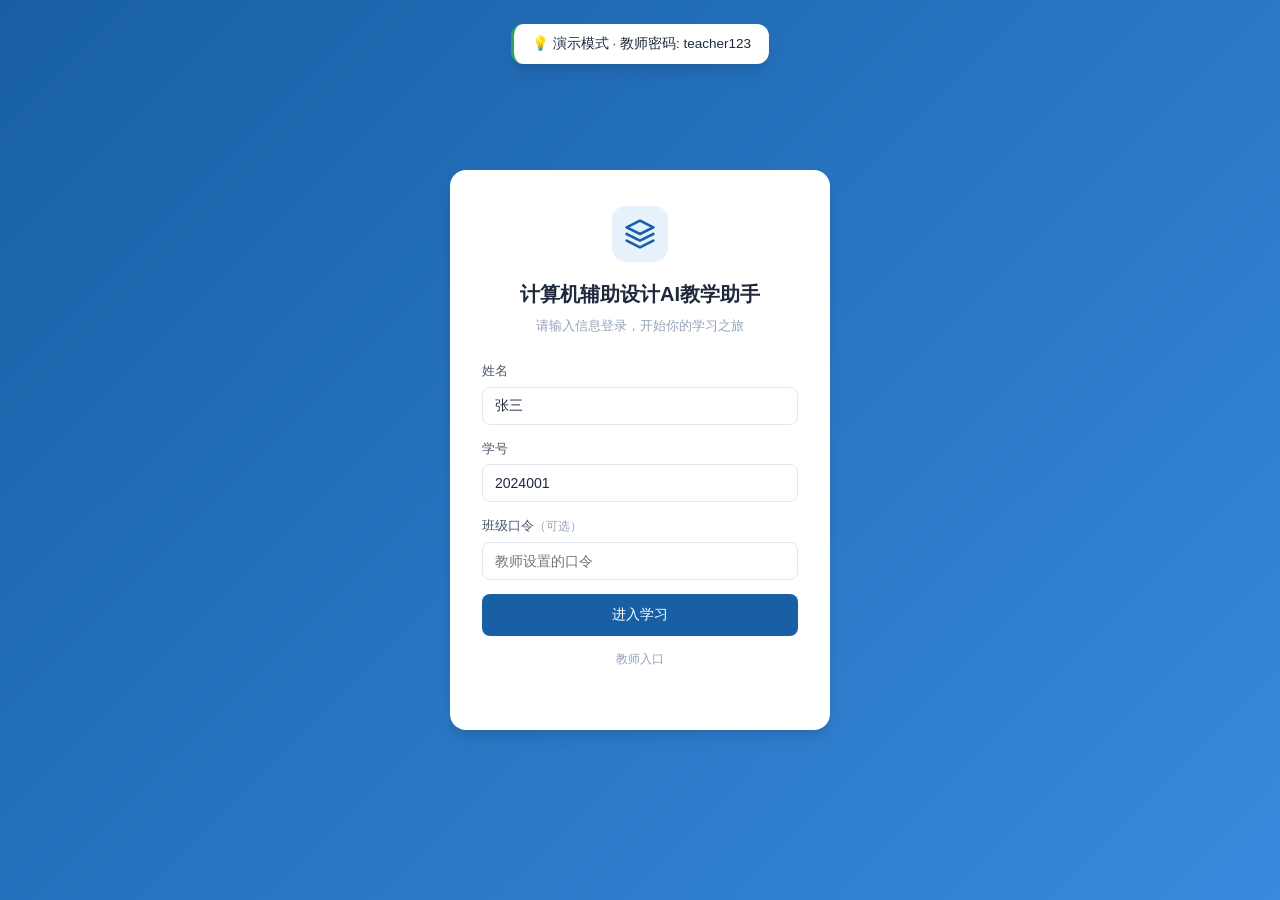
<file: demo/full-tool-demo.html>
<!DOCTYPE html>
<html lang="zh-CN" data-theme="light">
<head>
<meta charset="UTF-8">
<meta name="viewport" content="width=device-width, initial-scale=1.0">
<title>整体 DEMO · 计算机辅助设计AI教学助手</title>
<link rel="icon" href="data:image/svg+xml,<svg xmlns='http://www.w3.org/2000/svg' viewBox='0 0 100 100'><text y='.9em' font-size='90'>🔧</text></svg>">
<style>
/* ============ Variables (完整复刻主项目) ============ */
:root {
  --primary:#185FA5; --primary-hover:#0C447C; --primary-light:#E6F1FB;
  --primary-gradient:linear-gradient(135deg,#185FA5,#378ADD);
  --accent:#378ADD; --danger:#E24B4A; --warning:#D97706; --success:#2EA064;
  --bg:#F0F2F5; --surface:#FFFFFF; --surface-2:#F8FAFC; --surface-3:#F1F5F9;
  --text:#1e293b; --text-2:#475569; --text-3:#94a3b8;
  --border:#E2E8F0; --border-light:#F1F5F9; --code-bg:#F1F5F9;
  --shadow-sm:0 1px 2px rgba(0,0,0,.05);
  --shadow:0 1px 3px rgba(0,0,0,.08),0 1px 2px rgba(0,0,0,.04);
  --shadow-md:0 4px 6px -1px rgba(0,0,0,.08),0 2px 4px -1px rgba(0,0,0,.04);
  --shadow-lg:0 10px 15px -3px rgba(0,0,0,.1),0 4px 6px -2px rgba(0,0,0,.05);
  --radius:12px; --radius-sm:8px; --radius-lg:16px; --radius-full:9999px;
  --topbar-h:56px; --sidebar-w:220px; --max-w:860px;
  --font:-apple-system,BlinkMacSystemFont,"Segoe UI","PingFang SC","Hiragino Sans GB","Microsoft YaHei","Helvetica Neue",Helvetica,Arial,sans-serif;
  --font-mono:"SF Mono","Fira Code",Consolas,"Cascadia Code",monospace;
}
[data-theme="dark"] {
  --primary:#378ADD; --primary-light:#042C53; --danger:#F09595;
  --bg:#0f172a; --surface:#1e293b; --surface-2:#334155; --surface-3:#334155;
  --text:#f1f5f9; --text-2:#cbd5e1; --text-3:#64748b;
  --border:#334155; --border-light:#1e293b; --code-bg:#0d1117;
}
*{box-sizing:border-box;margin:0;padding:0}
html{font-size:15px;-webkit-font-smoothing:antialiased}
body{font-family:var(--font);background:var(--bg);color:var(--text);line-height:1.6;overflow:hidden;height:100vh}
::-webkit-scrollbar{width:6px;height:6px}
::-webkit-scrollbar-thumb{background:var(--border);border-radius:3px}
::-webkit-scrollbar-track{background:transparent}
kbd{background:var(--surface-2);border:1px solid var(--border);border-radius:4px;padding:1px 5px;font-size:11px;font-family:var(--font-mono)}

/* ============ Buttons & Inputs ============ */
.btn{padding:8px 16px;border-radius:var(--radius-sm);border:1px solid transparent;cursor:pointer;font-size:14px;font-weight:500;transition:.15s;font-family:inherit;display:inline-flex;align-items:center;gap:6px}
.btn-primary{background:var(--primary);color:#fff}
.btn-primary:hover{background:var(--primary-hover)}
.btn-secondary{background:var(--surface);color:var(--text);border-color:var(--border)}
.btn-secondary:hover{background:var(--surface-2)}
.btn-block{width:100%;justify-content:center;padding:11px}
.btn-sm{padding:5px 10px;font-size:13px}
.icon-btn{background:transparent;border:none;cursor:pointer;color:var(--text-2);padding:6px;border-radius:var(--radius-sm);display:inline-flex;align-items:center;justify-content:center;transition:.15s}
.icon-btn:hover{background:var(--surface-2);color:var(--text)}

/* ============ Layout ============ */
.view{height:100vh;display:flex;flex-direction:column;overflow:hidden}
.view.hidden{display:none}
.topbar{height:var(--topbar-h);background:var(--surface);border-bottom:1px solid var(--border);display:flex;align-items:center;justify-content:space-between;padding:0 16px;flex-shrink:0}
.topbar-left,.topbar-right{display:flex;align-items:center;gap:8px}
.topbar-title{font-size:15px;font-weight:600;color:var(--text)}
.topbar-user{font-size:13px;color:var(--text-3);padding:4px 10px;background:var(--surface-2);border-radius:var(--radius-full)}
.topbar-logo{color:var(--primary);display:flex;align-items:center}

/* ============ Login View ============ */
.view-login{justify-content:center;align-items:center;background:linear-gradient(135deg,#185FA5 0%,#378ADD 100%);padding:20px}
.login-card{background:var(--surface);border-radius:var(--radius-lg);padding:36px 32px;width:100%;max-width:380px;box-shadow:var(--shadow-lg);text-align:center}
.login-logo{width:56px;height:56px;background:var(--primary-light);color:var(--primary);border-radius:14px;display:flex;align-items:center;justify-content:center;margin:0 auto 16px}
.login-title{font-size:20px;font-weight:600;margin-bottom:6px}
.login-subtitle{font-size:13px;color:var(--text-3);margin-bottom:24px}
.login-form{display:flex;flex-direction:column;gap:14px;text-align:left}
.form-group{display:flex;flex-direction:column;gap:5px}
.form-group label{font-size:13px;color:var(--text-2);font-weight:500}
.form-group label .label-optional{color:var(--text-3);font-weight:400;font-size:12px}
.form-group input{padding:10px 12px;border:1px solid var(--border);border-radius:var(--radius-sm);font-size:14px;background:var(--surface);color:var(--text);font-family:inherit;transition:.15s}
.form-group input:focus{outline:none;border-color:var(--primary);box-shadow:0 0 0 3px rgba(24,95,165,.12)}
.login-teacher-link{font-size:12px;color:var(--text-3);margin-top:14px;cursor:pointer;transition:.15s;display:inline-block}
.login-teacher-link:hover{color:var(--primary)}
.login-error{color:var(--danger);font-size:12px;margin-top:10px;min-height:14px}

/* ============ Chat View ============ */
.chat-layout{flex:1;display:flex;overflow:hidden}
.sidebar{width:var(--sidebar-w);background:var(--surface);border-right:1px solid var(--border);display:flex;flex-direction:column;padding:14px 12px;overflow-y:auto;flex-shrink:0;transition:.2s}
.sidebar.collapsed{margin-left:calc(-1 * var(--sidebar-w))}
.sidebar-section{margin-bottom:8px}
.sidebar-label{font-size:11px;color:var(--text-3);text-transform:uppercase;letter-spacing:.5px;padding:0 6px 6px;font-weight:600}
.sidebar-card{padding:8px 10px;background:var(--surface-2);border-radius:var(--radius-sm);margin-bottom:6px}
.sidebar-card-name{font-size:13px;font-weight:600;color:var(--text)}
.sidebar-card-sub{font-size:11px;color:var(--text-3);margin-top:2px}
.sidebar-divider{height:1px;background:var(--border-light);margin:10px 0}
.sidebar-actions{display:flex;flex-direction:column;gap:3px}
.sidebar-btn{display:flex;align-items:center;gap:9px;padding:8px 10px;background:transparent;border:none;border-radius:var(--radius-sm);cursor:pointer;font-size:13px;color:var(--text-2);font-family:inherit;text-align:left;transition:.15s;width:100%}
.sidebar-btn:hover{background:var(--surface-2);color:var(--text)}
.sidebar-spacer{flex:1}

.chat-main{flex:1;display:flex;flex-direction:column;background:var(--bg);min-width:0;overflow:hidden}
.messages{flex:1;overflow-y:auto;padding:20px 16px;display:flex;flex-direction:column}
.messages-inner{max-width:var(--max-w);width:100%;margin:0 auto;display:flex;flex-direction:column;gap:14px}
.welcome-screen{flex:1;display:flex;flex-direction:column;align-items:center;justify-content:center;text-align:center;padding:40px 20px}
.welcome-icon{width:64px;height:64px;background:var(--primary-light);color:var(--primary);border-radius:18px;display:flex;align-items:center;justify-content:center;margin-bottom:16px}
.welcome-screen h2{font-size:18px;font-weight:600;margin-bottom:6px}
.welcome-screen>p{font-size:13px;color:var(--text-3);margin-bottom:24px}
.suggestions{display:grid;grid-template-columns:1fr;gap:10px;max-width:520px;width:100%}
.suggestion-card{display:flex;align-items:center;gap:10px;padding:12px 14px;background:var(--surface);border:1px solid var(--border);border-radius:var(--radius);cursor:pointer;font-size:13px;text-align:left;font-family:inherit;color:var(--text);transition:.15s}
.suggestion-card:hover{border-color:var(--primary);box-shadow:var(--shadow)}
.suggestion-icon{color:var(--primary);display:flex;flex-shrink:0}

.message{display:flex;gap:10px;align-items:flex-start;animation:fadeIn .2s ease}
.message.user{flex-direction:row-reverse}
@keyframes fadeIn{from{opacity:0;transform:translateY(4px)}to{opacity:1;transform:translateY(0)}}
.message-avatar{width:34px;height:34px;border-radius:var(--radius-full);display:flex;align-items:center;justify-content:center;font-size:14px;flex-shrink:0;margin-top:2px;font-weight:600;overflow:hidden}
.message.user .message-avatar{background:var(--primary-gradient);color:#fff}
/* ★ 改动1：AI 头像 → 机器人 SVG 图标 */
.message.assistant .message-avatar{background:var(--primary-light);border:1px solid var(--border);padding:0;color:var(--primary)}
.message.assistant .message-avatar svg{width:22px;height:22px}
.message-content{max-width:78%;display:flex;flex-direction:column;gap:4px;min-width:0}
.message.user .message-content{align-items:flex-end}
.message-bubble{padding:10px 14px;border-radius:var(--radius);font-size:14.5px;line-height:1.65;word-break:break-word}
.message.user .message-bubble{background:var(--primary);color:#fff;border-bottom-right-radius:4px}
.message.assistant .message-bubble{background:var(--surface);color:var(--text);border:1px solid var(--border);border-bottom-left-radius:4px}
.message-bubble p{margin-bottom:6px}
.message-bubble p:last-child{margin-bottom:0}
.message-bubble strong{color:var(--primary);font-weight:600}
.message-bubble code{background:var(--code-bg);padding:1px 5px;border-radius:4px;font-family:var(--font-mono);font-size:13px;color:var(--accent)}
.message-bubble ul,.message-bubble ol{margin:6px 0 6px 18px}
.message-bubble li{margin-bottom:2px}
.message-bubble h1,.message-bubble h2,.message-bubble h3{margin:8px 0 6px;font-size:15px}
.message-meta{font-size:11px;color:var(--text-3);padding:0 2px;display:flex;gap:8px;align-items:center}
.message.user .message-meta{flex-direction:row-reverse}
.message-actions{display:flex;gap:4px}
.action-btn{background:transparent;border:none;cursor:pointer;color:var(--text-3);font-size:11px;padding:2px 6px;border-radius:4px;display:inline-flex;align-items:center;gap:3px;transition:.15s}
.action-btn:hover{background:var(--surface-2);color:var(--text)}

/* 三段式回答卡片：蓝色/橙色/绿色 */
.answer-section{margin:8px 0;border-radius:8px;overflow:hidden;border:1px solid var(--border)}
.answer-section:first-child{margin-top:0}
.answer-section:last-child{margin-bottom:0}
.section-header{padding:7px 12px;font-weight:600;font-size:13.5px;display:flex;align-items:center;gap:6px}
.section-body{padding:8px 12px;font-size:14px;line-height:1.6}
.section-body p:first-child{margin-top:0}
.section-body p:last-child{margin-bottom:0}
.section-operation .section-header{background:rgba(24,95,165,0.08);color:var(--primary)}
.section-tips .section-header{background:rgba(217,119,6,0.1);color:#b45309}
.section-sizheng .section-header{background:rgba(22,163,74,0.08);color:#15803d}
.section-operation{border-color:rgba(24,95,165,0.2)}
.section-tips{border-color:rgba(217,119,6,0.2)}
.section-sizheng{border-color:rgba(22,163,74,0.2)}
.action-btn svg{width:11px;height:11px}

.input-area{background:var(--surface);border-top:1px solid var(--border);padding:12px 16px;flex-shrink:0}
.input-wrapper{max-width:var(--max-w);margin:0 auto;display:flex;gap:8px;align-items:flex-end;background:var(--surface-2);border:1px solid var(--border);border-radius:var(--radius);padding:6px 6px 6px 14px;transition:.15s}
.input-wrapper:focus-within{border-color:var(--primary);box-shadow:0 0 0 3px rgba(24,95,165,.08)}
.message-input{flex:1;border:none;background:transparent;resize:none;font-family:inherit;font-size:14.5px;color:var(--text);outline:none;max-height:120px;line-height:1.5;padding:6px 0}
.send-btn{width:36px;height:36px;background:var(--primary);color:#fff;border:none;border-radius:var(--radius-sm);cursor:pointer;display:flex;align-items:center;justify-content:center;flex-shrink:0;transition:.15s}
.send-btn:hover{background:var(--primary-hover)}
.send-btn:disabled{opacity:.5;cursor:not-allowed}
.input-hint{max-width:var(--max-w);margin:6px auto 0;font-size:11px;color:var(--text-3);display:flex;justify-content:space-between}

/* ============ Teacher View ============ */
.teacher-body{flex:1;overflow-y:auto;padding:16px 20px;background:var(--bg)}
.teacher-tabs{display:flex;gap:4px;background:var(--surface);border-radius:var(--radius);padding:5px;margin-bottom:16px;max-width:var(--max-w);box-shadow:var(--shadow-sm);overflow-x:auto}
.teacher-tab{background:transparent;border:none;padding:8px 18px;border-radius:var(--radius-sm);cursor:pointer;font-size:14px;color:var(--text-2);font-family:inherit;white-space:nowrap;transition:.15s}
.teacher-tab.active{background:var(--primary);color:#fff}
.teacher-panel{max-width:var(--max-w);margin:0 auto;display:none}
.teacher-panel.active{display:block}
.teacher-stats{display:grid;grid-template-columns:repeat(3,1fr);gap:12px;margin-bottom:16px}
.stat-card{background:var(--surface);border-radius:var(--radius);padding:16px;text-align:center;box-shadow:var(--shadow-sm)}
.stat-num{font-size:26px;font-weight:700;color:var(--primary);line-height:1.1}
.stat-num.danger{color:var(--danger)}
.stat-num.warning{color:var(--warning)}
.stat-label{font-size:12px;color:var(--text-3);margin-top:4px}
.teacher-toolbar{display:flex;gap:8px;margin-bottom:14px;flex-wrap:wrap}
.teacher-search,.teacher-filter{padding:8px 12px;border:1px solid var(--border);border-radius:var(--radius-sm);background:var(--surface);color:var(--text);font-size:13px;font-family:inherit;outline:none}
.teacher-search{flex:1;min-width:180px}
.teacher-table-wrap{background:var(--surface);border-radius:var(--radius);box-shadow:var(--shadow-sm);overflow-x:auto}
.teacher-table{width:100%;border-collapse:collapse;font-size:13px}
.teacher-table th{text-align:left;padding:11px 12px;background:var(--surface-2);color:var(--text-2);font-weight:600;border-bottom:1px solid var(--border);font-size:12px}
.teacher-table td{padding:11px 12px;border-bottom:1px solid var(--border-light);color:var(--text)}
.teacher-table tr:last-child td{border-bottom:none}
.teacher-table tr:hover td{background:var(--surface-2)}
.teacher-table .q-content{max-width:380px;overflow:hidden;text-overflow:ellipsis;white-space:nowrap}
.teacher-empty{color:var(--text-3);text-align:center;padding:32px 12px !important}

/* ============ Knowledge Graph ============ */
.kg-stats{display:grid;grid-template-columns:repeat(4,1fr);gap:12px;margin-bottom:16px}
.kg-search-row{display:flex;gap:8px;margin-bottom:14px;flex-wrap:wrap;align-items:center}
.kg-search-input{padding:8px 12px;border:1px solid var(--border);border-radius:var(--radius-sm);background:var(--surface);color:var(--text);font-size:13px;font-family:inherit;outline:none;flex:1;min-width:160px}
.kg-level-filter{display:flex;gap:3px;background:var(--surface-2);padding:3px;border-radius:var(--radius-sm)}
.kg-level-btn{background:transparent;border:none;padding:5px 10px;border-radius:5px;cursor:pointer;font-size:12px;color:var(--text-2);font-family:inherit;transition:.15s}
.kg-level-btn.active{background:var(--surface);color:var(--primary);box-shadow:var(--shadow-sm)}
.kg-chapter{background:var(--surface);border-radius:var(--radius);padding:14px 16px;margin-bottom:10px;box-shadow:var(--shadow-sm)}
.kg-chapter-head{display:flex;align-items:center;justify-content:space-between;margin-bottom:10px;cursor:pointer}
.kg-chapter-title{font-size:14px;font-weight:600;color:var(--text)}
.kg-chapter-toggle{color:var(--text-3);font-size:16px;transition:.2s}
.kg-chapter.collapsed .kg-chapter-toggle{transform:rotate(-90deg)}
.kg-points{display:grid;grid-template-columns:repeat(auto-fill,minmax(220px,1fr));gap:8px}
.kg-point{padding:8px 10px;background:var(--surface-2);border-radius:var(--radius-sm);font-size:12.5px;border-left:3px solid var(--text-3);transition:.15s;cursor:default}
.kg-point:hover{background:var(--primary-light)}
.kg-point.core{border-left-color:#A32D2D}
.kg-point.key{border-left-color:#854F0B}
.kg-point.normal{border-left-color:#185FA5}
.kg-point.know{border-left-color:#5F5E5A}
.kg-point.optional{border-left-color:#888780}
.kg-point-name{font-weight:500;color:var(--text)}
.kg-point-meta{display:flex;gap:6px;margin-top:4px;font-size:11px;color:var(--text-3);align-items:center}
.kg-tag{padding:1px 6px;border-radius:var(--radius-full);font-size:10px;background:var(--surface);color:var(--text-3)}
.kg-tag.core{background:#FEE;color:#A32D2D}
.kg-tag.key{background:#FFF3E0;color:#854F0B}
.kg-tag.normal{background:var(--primary-light);color:var(--primary)}
.kg-tag.know{background:#F0F0F0;color:#5F5E5A}
.kg-tag.optional{background:#F5F5F5;color:#888780}
.kg-tag.covered{background:#E6F7FF;color:#096DD9}

/* ============ Dashboard ============ */
.dash-time-filter{display:flex;gap:4px;background:var(--surface-2);padding:4px;border-radius:var(--radius-sm);margin-bottom:14px;width:fit-content}
.dash-time-btn{background:transparent;border:none;padding:6px 14px;border-radius:5px;cursor:pointer;font-size:13px;color:var(--text-2);font-family:inherit;transition:.15s}
.dash-time-btn.active{background:var(--surface);color:var(--primary);box-shadow:var(--shadow-sm)}
.dash-stats{display:grid;grid-template-columns:repeat(4,1fr);gap:12px;margin-bottom:16px}
.dash-charts{display:grid;grid-template-columns:1.4fr 1fr;gap:14px;margin-bottom:16px}
.dash-chart-card{background:var(--surface);border-radius:var(--radius);padding:14px 16px;box-shadow:var(--shadow-sm)}
.dash-chart-title{font-size:13px;font-weight:600;color:var(--text-2);margin-bottom:10px}
.dash-chart-box{height:280px;position:relative}
.dash-chart-doughnut{height:280px;display:flex;align-items:center;gap:14px}
.dash-legend{flex:1;font-size:12px;display:flex;flex-direction:column;gap:6px;max-height:260px;overflow-y:auto}
.dash-legend-item{display:flex;align-items:center;gap:6px;color:var(--text-2)}
.dash-legend-color{width:10px;height:10px;border-radius:2px;flex-shrink:0}
.dash-rank-card{background:var(--surface);border-radius:var(--radius);padding:14px 16px;box-shadow:var(--shadow-sm)}
.dash-rank-table{width:100%;border-collapse:collapse;font-size:13px}
.dash-rank-table th{text-align:left;padding:8px 10px;background:var(--surface-2);color:var(--text-2);font-weight:600;font-size:12px;border-bottom:1px solid var(--border)}
.dash-rank-table td{padding:9px 10px;border-bottom:1px solid var(--border-light);color:var(--text)}
.dash-rank-table .rank-medal{display:inline-flex;align-items:center;justify-content:center;width:24px;height:24px;border-radius:50%;color:#fff;font-weight:700;font-size:12px}
.dash-rank-table .rank-gold{background:linear-gradient(135deg,#FFD700,#FFA500)}
.dash-rank-table .rank-silver{background:linear-gradient(135deg,#C0C0C0,#909090)}
.dash-rank-table .rank-bronze{background:linear-gradient(135deg,#CD7F32,#A65A2A)}

/* ============ Class Report (新增) ============ */
.report-banner{display:flex;align-items:center;gap:8px;padding:10px 14px;background:var(--primary-light);border-left:3px solid var(--primary);border-radius:6px;margin-bottom:14px;font-size:13px;color:var(--primary)}
.report-section{margin-bottom:22px}
.report-section h3{font-size:14px;font-weight:600;color:var(--text);margin:0 0 12px;padding-bottom:8px;border-bottom:1px solid var(--border-light);display:flex;align-items:center;gap:8px}
.report-section h3 .num{display:inline-flex;align-items:center;justify-content:center;width:22px;height:22px;border-radius:50%;background:var(--primary);color:#fff;font-size:12px}
.progress-row{display:flex;align-items:center;gap:10px;margin-bottom:8px}
.progress-row .name{flex:0 0 140px;font-size:13px;color:var(--text-3);overflow:hidden;text-overflow:ellipsis;white-space:nowrap}
.progress-row .bar{flex:1;height:16px;background:var(--surface-2);border-radius:8px;overflow:hidden}
.progress-row .bar-fill{height:100%;background:linear-gradient(90deg,#185FA5,#5B9BD5);border-radius:8px;transition:width .6s}
.progress-row .bar-fill.core{background:linear-gradient(90deg,#A32D2D,#E16C6C)}
.progress-row .bar-fill.key{background:linear-gradient(90deg,#854F0B,#D99858)}
.progress-row .pct{flex:0 0 44px;text-align:right;font-size:12px;color:var(--text-3);font-weight:600}
.recent-list{list-style:none;padding:0;margin:0;background:var(--surface);border-radius:var(--radius);padding:10px 14px;box-shadow:var(--shadow-sm)}
.recent-list li{display:flex;gap:10px;padding:9px 0;border-bottom:1px dashed var(--border-light);font-size:13px;align-items:center}
.recent-list li:last-child{border-bottom:none}
.recent-list .q{flex:1;color:var(--text);overflow:hidden;text-overflow:ellipsis;white-space:nowrap}
.recent-list .t{color:var(--text-3);font-size:12px}
.recent-list .count{display:inline-flex;align-items:center;justify-content:center;min-width:24px;height:22px;background:var(--primary);color:#fff;font-size:11px;border-radius:11px;padding:0 8px;font-weight:600}
.suggestion-box{padding:14px 16px;background:linear-gradient(135deg,#FFF8E1,#FFFBE6);border:1px solid #FFE58F;border-radius:var(--radius);font-size:13px;line-height:1.7;color:#874D00}
.suggestion-box strong{color:#AD6800}

/* ============ Hot-point (预警) ============ */
.hot5-label{display:inline-flex;align-items:center;gap:5px;padding:3px 10px;border-radius:20px;font-size:12px;font-weight:600;margin-bottom:12px}
.hot5-red{background:#FEE2E2;color:var(--danger)}
.hot5-red .dot{display:inline-block;width:7px;height:7px;border-radius:50%;background:var(--danger);animation:pulse 1.5s infinite}
.hot5-none{background:var(--surface-2);color:var(--text-3)}
@keyframes pulse{0%,100%{opacity:1}50%{opacity:.3}}

/* ============ Demo Modal ============ */
.modal-overlay{position:fixed;inset:0;background:rgba(0,0,0,.5);display:flex;align-items:center;justify-content:center;z-index:1000;padding:20px;animation:fadeIn .15s}
.modal-overlay.hidden{display:none}
.modal{background:var(--surface);border-radius:var(--radius-lg);max-width:480px;width:100%;box-shadow:var(--shadow-lg);animation:slideUp .2s ease}
.modal-sm{max-width:380px}
@keyframes slideUp{from{opacity:0;transform:translateY(20px)}to{opacity:1;transform:translateY(0)}}
.modal-header{display:flex;align-items:center;justify-content:space-between;padding:14px 18px;border-bottom:1px solid var(--border)}
.modal-header h2{font-size:16px;font-weight:600}
.modal-body{padding:18px}
.modal-footer{padding:12px 18px;border-top:1px solid var(--border);display:flex;justify-content:flex-end;gap:8px}

/* ============ Toast ============ */
.toast{position:fixed;top:24px;left:50%;transform:translateX(-50%);background:var(--surface);color:var(--text);padding:9px 18px;border-radius:var(--radius);box-shadow:var(--shadow-lg);font-size:13.5px;z-index:2000;animation:slideDown .2s ease;border-left:3px solid var(--primary)}
.toast.success{border-left-color:var(--success)}
.toast.error{border-left-color:var(--danger)}
@keyframes slideDown{from{opacity:0;transform:translate(-50%,-12px)}to{opacity:1;transform:translate(-50%,0)}}

/* ============ Responsive ============ */
@media (max-width:768px){
  .sidebar{position:absolute;left:0;top:var(--topbar-h);bottom:0;z-index:50;box-shadow:var(--shadow-lg)}
  .sidebar.collapsed{margin-left:calc(-1 * var(--sidebar-w))}
  .teacher-stats,.kg-stats,.dash-stats{grid-template-columns:repeat(2,1fr)}
  .dash-charts{grid-template-columns:1fr}
  .topbar-user{display:none}
}

/* ============ Print (PDF Export) ============ */
@media print {
  .no-print{display:none !important}
  body{overflow:visible;height:auto;background:#fff}
  .view{height:auto;display:block}
  .view.hidden{display:block}
  .topbar{border-bottom:2px solid #185FA5}
  .teacher-body{overflow:visible;padding:0}
  .teacher-tabs{display:none}
  .teacher-panel{display:block !important}
  .modal-overlay{display:none !important}
  .sidebar,.input-area,.messages{display:none}
  .chat-main{overflow:visible}
  .chat-layout{overflow:visible}
}
</style>
</head>
<body>
<div id="app">

<!-- ============== 1. 登录视图 ============== -->
<div id="loginView" class="view view-login">
  <div class="login-card">
    <div class="login-logo">
      <svg width="32" height="32" viewBox="0 0 24 24" fill="none" stroke="currentColor" stroke-width="2" stroke-linecap="round" stroke-linejoin="round">
        <path d="M12 2L2 7l10 5 10-5-10-5z"/><path d="M2 17l10 5 10-5"/><path d="M2 12l10 5 10-5"/>
      </svg>
    </div>
    <h1 class="login-title">计算机辅助设计AI教学助手</h1>
    <p class="login-subtitle">请输入信息登录，开始你的学习之旅</p>
    <div class="login-form">
      <div class="form-group">
        <label for="loginName">姓名</label>
        <input type="text" id="loginName" placeholder="请输入姓名" autocomplete="off" value="张三">
      </div>
      <div class="form-group">
        <label for="loginId">学号</label>
        <input type="text" id="loginId" placeholder="请输入学号" autocomplete="off" value="2024001">
      </div>
      <div class="form-group">
        <label for="loginCode">班级口令<span class="label-optional">（可选）</span></label>
        <input type="password" id="loginCode" placeholder="教师设置的口令" autocomplete="off">
      </div>
      <button id="loginBtn" class="btn btn-primary btn-block">进入学习</button>
    </div>
    <div class="login-teacher-link" id="loginTeacherBtn">教师入口</div>
    <div class="login-error" id="loginError"></div>
  </div>
</div>

<!-- ============== 2. 学生对话视图 ============== -->
<div id="chatView" class="view view-chat hidden">
  <header class="topbar">
    <div class="topbar-left">
      <button id="sidebarToggle" class="icon-btn" title="菜单" aria-label="菜单">
        <svg width="20" height="20" viewBox="0 0 24 24" fill="none" stroke="currentColor" stroke-width="2" stroke-linecap="round"><line x1="3" y1="6" x2="21" y2="6"/><line x1="3" y1="12" x2="21" y2="12"/><line x1="3" y1="18" x2="21" y2="18"/></svg>
      </button>
      <div class="topbar-logo">
        <svg width="20" height="20" viewBox="0 0 24 24" fill="none" stroke="currentColor" stroke-width="2" stroke-linecap="round" stroke-linejoin="round"><path d="M12 2L2 7l10 5 10-5-10-5z"/><path d="M2 17l10 5 10-5"/><path d="M2 12l10 5 10-5"/></svg>
      </div>
      <h1 class="topbar-title">计算机辅助设计AI教学助手</h1>
    </div>
    <div class="topbar-right">
      <span class="topbar-user" id="topbarUser">张三 · 2024001</span>
      <button id="logoutBtn" class="icon-btn" title="退出登录" aria-label="退出登录">
        <svg width="18" height="18" viewBox="0 0 24 24" fill="none" stroke="currentColor" stroke-width="2" stroke-linecap="round" stroke-linejoin="round"><path d="M9 21H5a2 2 0 0 1-2-2V5a2 2 0 0 1 2-2h4"/><polyline points="16 17 21 12 16 7"/><line x1="21" y1="12" x2="9" y2="12"/></svg>
      </button>
    </div>
  </header>

  <div class="chat-layout">
    <aside class="sidebar" id="sidebar">
      <div class="sidebar-section">
        <div class="sidebar-label">学生信息</div>
        <div class="sidebar-card">
          <div class="sidebar-card-name" id="sidebarName">张三</div>
          <div class="sidebar-card-sub" id="sidebarId">学号 2024001</div>
        </div>
      </div>
      <div class="sidebar-divider"></div>
      <div class="sidebar-section">
        <div class="sidebar-label">快捷功能</div>
        <div class="sidebar-actions">
          <button class="sidebar-btn" id="reportBtn">
            <svg width="16" height="16" viewBox="0 0 24 24" fill="none" stroke="currentColor" stroke-width="2" stroke-linecap="round" stroke-linejoin="round"><line x1="18" y1="20" x2="18" y2="10"/><line x1="12" y1="20" x2="12" y2="4"/><line x1="6" y1="20" x2="6" y2="14"/></svg>
            <span>学习报告</span>
          </button>
          <button class="sidebar-btn" id="kgBtn">
            <svg width="16" height="16" viewBox="0 0 24 24" fill="none" stroke="currentColor" stroke-width="2" stroke-linecap="round" stroke-linejoin="round"><circle cx="12" cy="12" r="3"/><circle cx="4" cy="6" r="2"/><circle cx="20" cy="6" r="2"/><circle cx="4" cy="18" r="2"/><circle cx="20" cy="18" r="2"/><line x1="6" y1="7" x2="10" y2="11"/><line x1="18" y1="7" x2="14" y2="11"/><line x1="6" y1="17" x2="10" y2="13"/><line x1="18" y1="17" x2="14" y2="13"/></svg>
            <span>知识图谱</span>
          </button>
          <button class="sidebar-btn" id="helpBtn">
            <svg width="16" height="16" viewBox="0 0 24 24" fill="none" stroke="currentColor" stroke-width="2" stroke-linecap="round" stroke-linejoin="round">
              <path d="M10 13a5 5 0 0 0 7.54.54l3-3a5 5 0 0 0-7.07-7.07l-1.72 1.71"/>
              <path d="M14 11a5 5 0 0 0-7.54-.54l-3 3a5 5 0 0 0 7.07 7.07l1.71-1.71"/>
            </svg>
            <span>设计帮助文档</span>
          </button>
          <button class="sidebar-btn" id="exampleBtn">
            <svg width="16" height="16" viewBox="0 0 24 24" fill="none" stroke="currentColor" stroke-width="2" stroke-linecap="round" stroke-linejoin="round"><circle cx="12" cy="12" r="10"/><path d="M9.09 9a3 3 0 0 1 5.83 1c0 2-3 3-3 3"/><line x1="12" y1="17" x2="12.01" y2="17"/></svg>
            <span>提问示例</span>
          </button>
        </div>
      </div>
      <div class="sidebar-divider"></div>
      <div class="sidebar-section">
        <div class="sidebar-label">对话</div>
        <div class="sidebar-actions">
          <button class="sidebar-btn" id="clearBtn">
            <svg width="16" height="16" viewBox="0 0 24 24" fill="none" stroke="currentColor" stroke-width="2" stroke-linecap="round" stroke-linejoin="round"><polyline points="3 6 5 6 21 6"/><path d="M19 6v14a2 2 0 0 1-2 2H7a2 2 0 0 1-2-2V6m3 0V4a2 2 0 0 1 2-2h4a2 2 0 0 1 2 2v2"/></svg>
            <span>清空对话</span>
          </button>
        </div>
      </div>
      <div class="sidebar-spacer"></div>
    </aside>

    <main class="chat-main">
      <div class="messages" id="messages">
        <div class="welcome-screen" id="welcomeScreen">
          <div class="welcome-icon">
            <svg width="36" height="36" viewBox="0 0 24 24" fill="none" stroke="currentColor" stroke-width="2" stroke-linecap="round" stroke-linejoin="round"><path d="M12 2L2 7l10 5 10-5-10-5z"/><path d="M2 17l10 5 10-5"/><path d="M2 12l10 5 10-5"/></svg>
          </div>
          <h2 id="welcomeTitle">你好！我是 计算机辅助设计AI教学助手</h2>
          <p id="welcomeSubtitle">可以问我任何关于计算机辅助设计操作的问题</p>
          <div class="suggestions" id="suggestions">
            <button class="suggestion-card" data-text="如何创建拉伸凸台特征？"><span class="suggestion-icon"><svg width="18" height="18" viewBox="0 0 24 24" fill="none" stroke="currentColor" stroke-width="2"><rect x="4" y="4" width="16" height="16" rx="2"/><line x1="4" y1="12" x2="20" y2="12"/></svg></span><span>如何创建拉伸凸台特征？</span></button>
            <button class="suggestion-card" data-text="装配体中如何添加配合关系？"><span class="suggestion-icon"><svg width="18" height="18" viewBox="0 0 24 24" fill="none" stroke="currentColor" stroke-width="2"><circle cx="6" cy="6" r="3"/><circle cx="18" cy="18" r="3"/><line x1="9" y1="6" x2="18" y2="6"/><line x1="6" y1="9" x2="6" y2="18"/><line x1="15" y1="18" x2="18" y2="15"/></svg></span><span>装配体中如何添加配合关系？</span></button>
            <button class="suggestion-card" data-text="工程图怎么生成剖面视图？"><span class="suggestion-icon"><svg width="18" height="18" viewBox="0 0 24 24" fill="none" stroke="currentColor" stroke-width="2"><rect x="3" y="3" width="18" height="18" rx="2"/><line x1="12" y1="3" x2="12" y2="21"/></svg></span><span>工程图怎么生成剖面视图？</span></button>
          </div>
        </div>
        <div class="messages-inner" id="messagesInner"></div>
      </div>
      <footer class="input-area">
        <div class="input-wrapper">
          <textarea id="messageInput" class="message-input" placeholder="输入你的问题..." rows="1"></textarea>
          <button id="sendBtn" class="send-btn" title="发送" aria-label="发送">
            <svg width="20" height="20" viewBox="0 0 24 24" fill="none" stroke="currentColor" stroke-width="2" stroke-linecap="round" stroke-linejoin="round"><line x1="22" y1="2" x2="11" y2="13"/><polygon points="22 2 15 22 11 13 2 9 22 2"/></svg>
          </button>
        </div>
        <div class="input-hint">
          <span>按 <kbd>Enter</kbd> 发送，<kbd>Shift</kbd>+<kbd>Enter</kbd> 换行</span>
          <span class="char-count" id="charCount">0 / 2000</span>
        </div>
      </footer>
    </main>
  </div>
</div>

<!-- ============== 3. 教师后台视图 ============== -->
<div id="teacherView" class="view view-teacher hidden">
  <header class="topbar no-print">
    <div class="topbar-left">
      <button id="teacherBackBtn" class="icon-btn" title="返回" aria-label="返回">
        <svg width="20" height="20" viewBox="0 0 24 24" fill="none" stroke="currentColor" stroke-width="2" stroke-linecap="round" stroke-linejoin="round"><line x1="19" y1="12" x2="5" y2="12"/><polyline points="12 19 5 12 12 5"/></svg>
      </button>
      <h1 class="topbar-title">学生提问记录</h1>
    </div>
    <div class="topbar-right">
      <button id="teacherRefreshBtn" class="icon-btn" title="刷新" aria-label="刷新">
        <svg width="18" height="18" viewBox="0 0 24 24" fill="none" stroke="currentColor" stroke-width="2" stroke-linecap="round" stroke-linejoin="round"><polyline points="23 4 23 10 17 10"/><polyline points="1 20 1 14 7 14"/><path d="M3.51 9a9 9 0 0 1 14.85-3.36L23 10M1 14l4.64 4.36A9 9 0 0 0 20.49 15"/></svg>
      </button>
    </div>
  </header>

  <div class="teacher-body">
    <nav class="teacher-tabs no-print">
      <button class="teacher-tab active" data-tab="records">提问记录</button>
      <button class="teacher-tab" data-tab="kg">知识图谱</button>
      <button class="teacher-tab" data-tab="dashboard">评价看板</button>
      <button class="teacher-tab" data-tab="classReport">班级报告</button>
    </nav>

    <!-- ===== 3.1 提问记录 ===== -->
    <div class="teacher-panel active" id="teacherPanelRecords">
      <div class="teacher-stats" id="teacherStats">
        <div class="stat-card"><div class="stat-num" id="statStudents">28</div><div class="stat-label">参与学生</div></div>
        <div class="stat-card"><div class="stat-num" id="statTotal">156</div><div class="stat-label">提问总数</div></div>
        <div class="stat-card"><div class="stat-num" id="statToday">23</div><div class="stat-label">今日提问</div></div>
      </div>
      <div class="teacher-toolbar">
        <input type="text" id="teacherSearch" class="teacher-search" placeholder="搜索学生姓名或问题...">
        <select id="teacherFilter" class="teacher-filter"><option value="">全部类型</option><option value="对话">对话</option></select>
        <button id="teacherExportBtn" class="btn btn-secondary btn-sm">导出 CSV</button>
      </div>
      <div class="teacher-table-wrap">
        <table class="teacher-table" id="teacherTable">
          <thead><tr><th style="width:80px">时间</th><th style="width:70px">学生</th><th style="width:80px">学号</th><th>问题内容</th><th style="width:60px">类型</th></tr></thead>
          <tbody id="teacherTableBody"></tbody>
        </table>
      </div>
    </div>

    <!-- ===== 3.2 知识图谱 ===== -->
    <div class="teacher-panel" id="teacherPanelKg">
      <div class="kg-stats" id="kgStats">
        <div class="stat-card"><div class="stat-num" id="kgStatTotal">65</div><div class="stat-label">总知识点</div></div>
        <div class="stat-card"><div class="stat-num" id="kgStatCovered">42</div><div class="stat-label">已覆盖数</div></div>
        <div class="stat-card"><div class="stat-num" id="kgStatRate">64.6%</div><div class="stat-label">覆盖率</div></div>
        <div class="stat-card"><div class="stat-num" id="kgStatCore">14</div><div class="stat-label">核心知识点</div></div>
      </div>
      <div class="kg-search-row">
        <input type="text" id="kgSearchInputT" class="kg-search-input" placeholder="搜索知识点名称...">
        <div class="kg-level-filter" id="kgLevelFilterT">
          <button class="kg-level-btn active" data-level="all">全部</button>
          <button class="kg-level-btn" data-level="core">核心</button>
          <button class="kg-level-btn" data-level="key">重点</button>
          <button class="kg-level-btn" data-level="normal">一般</button>
          <button class="kg-level-btn" data-level="know">了解</button>
          <button class="kg-level-btn" data-level="optional">选学</button>
        </div>
        <div class="kg-level-filter" id="kgCoverFilterT">
          <button class="kg-level-btn active" data-cover="all">全部</button>
          <button class="kg-level-btn" data-cover="covered">已覆盖</button>
          <button class="kg-level-btn" data-cover="uncovered">未覆盖</button>
        </div>
      </div>
      <div class="kg-chapters" id="kgChaptersT"></div>
    </div>

    <!-- ===== 3.3 评价看板 ===== -->
    <div class="teacher-panel" id="teacherPanelDashboard">
      <div class="dash-time-filter no-print" id="dashTimeFilter">
        <button class="dash-time-btn active" data-range="week">本周</button>
        <button class="dash-time-btn" data-range="month">本月</button>
        <button class="dash-time-btn" data-range="year">本年</button>
      </div>
      <div class="dash-stats" id="dashStats">
        <div class="stat-card"><div class="stat-num" id="dashStatStudents">28</div><div class="stat-label">参与学生</div></div>
        <div class="stat-card"><div class="stat-num" id="dashStatTotal">87</div><div class="stat-label">提问总数</div></div>
        <div class="stat-card"><div class="stat-num" id="dashStatAvg">12.4</div><div class="stat-label">日均提问</div></div>
        <div class="stat-card"><div class="stat-num" id="dashStatActive">19</div><div class="stat-label">活跃学生(≥3次)</div></div>
      </div>
      <div class="dash-charts">
        <div class="dash-chart-card">
          <div class="dash-chart-title">知识点频次 TOP 15</div>
          <div class="dash-chart-box" id="dashBarBox"></div>
        </div>
        <div class="dash-chart-card">
          <div class="dash-chart-title">章节提问占比</div>
          <div class="dash-chart-box dash-chart-doughnut" id="dashDoughnutBox">
            <div style="width:140px;height:140px;border-radius:50%;background:conic-gradient(#185FA5 0% 35%,#378ADD 35% 60%,#A32D2D 60% 78%,#854F0B 78% 90%,#5F5E5A 90% 100%);position:relative">
              <div style="position:absolute;inset:18px;background:var(--surface);border-radius:50%;display:flex;align-items:center;justify-content:center;flex-direction:column">
                <div style="font-size:18px;font-weight:700;color:var(--primary)">87</div>
                <div style="font-size:10px;color:var(--text-3)">总提问</div>
              </div>
            </div>
            <div class="dash-legend" id="dashDoughnutLegend">
              <div class="dash-legend-item"><div class="dash-legend-color" style="background:#185FA5"></div><span>拉伸特征 (30, 35%)</span></div>
              <div class="dash-legend-item"><div class="dash-legend-color" style="background:#378ADD"></div><span>装配基础 (22, 25%)</span></div>
              <div class="dash-legend-item"><div class="dash-legend-color" style="background:#A32D2D"></div><span>工程图 (16, 18%)</span></div>
              <div class="dash-legend-item"><div class="dash-legend-color" style="background:#854F0B"></div><span>钣金设计 (10, 12%)</span></div>
              <div class="dash-legend-item"><div class="dash-legend-color" style="background:#5F5E5A"></div><span>其他 (9, 10%)</span></div>
            </div>
          </div>
        </div>
      </div>
      <div class="dash-rank-card">
        <div class="dash-chart-title">人员参与度排名</div>
        <table class="dash-rank-table">
          <thead><tr><th style="width:60px">排名</th><th>姓名</th><th>学号</th><th>提问数</th><th>涉及知识点</th><th>最近提问</th></tr></thead>
          <tbody id="dashRankBody">
            <tr><td><span class="rank-medal rank-gold">1</span></td><td>李四</td><td>2024002</td><td>23</td><td>12</td><td>今天 14:32</td></tr>
            <tr><td><span class="rank-medal rank-silver">2</span></td><td>王五</td><td>2024003</td><td>19</td><td>10</td><td>今天 13:18</td></tr>
            <tr><td><span class="rank-medal rank-bronze">3</span></td><td>赵六</td><td>2024004</td><td>16</td><td>9</td><td>今天 11:45</td></tr>
            <tr><td>4</td><td>钱七</td><td>2024005</td><td>14</td><td>8</td><td>昨天 16:20</td></tr>
            <tr><td>5</td><td>孙八</td><td>2024006</td><td>12</td><td>7</td><td>昨天 15:08</td></tr>
          </tbody>
        </table>
      </div>
    </div>

    <!-- ===== 3.4 班级报告（新增） ===== -->
    <div class="teacher-panel" id="teacherPanelClassReport">
      <div class="report-banner no-print">
        <span>📊 班级报告 · 实时统计 + 教学建议 · 一键导出 PDF</span>
        <!-- ★ 改动2：班级报告 — 只保留「导出 PDF」按钮 -->
        <button style="margin-left:auto" class="btn btn-primary btn-sm" id="classExportPdfBtn" onclick="exportPDF('classReport')">
          <svg width="14" height="14" viewBox="0 0 24 24" fill="none" stroke="currentColor" stroke-width="2" stroke-linecap="round" stroke-linejoin="round"><path d="M14 2H6a2 2 0 0 0-2 2v16a2 2 0 0 0 2 2h12a2 2 0 0 0 2-2V8z"/><polyline points="14 2 14 8 20 8"/></svg>
          导出 PDF
        </button>
      </div>
      <div class="dash-time-filter no-print" id="classTimeFilter">
        <button class="dash-time-btn active" data-range="week">本周</button>
        <button class="dash-time-btn" data-range="month">本月</button>
        <button class="dash-time-btn" data-range="all">全部</button>
      </div>
      <div class="dash-stats">
        <div class="stat-card"><div class="stat-num">28</div><div class="stat-label">参与学生</div></div>
        <div class="stat-card"><div class="stat-num">87</div><div class="stat-label">提问总数</div></div>
        <div class="stat-card"><div class="stat-num">12.4</div><div class="stat-label">日均提问</div></div>
        <div class="stat-card"><div class="stat-num">19</div><div class="stat-label">活跃学生(≥3次)</div></div>
      </div>

      <div class="report-section">
        <h3><span class="num">1</span>全班各章节提问覆盖率</h3>
        <div class="dash-chart-card">
          <div class="dash-chart-title">各章覆盖知识点数</div>
          <div class="dash-chart-box" id="classChapterBar"></div>
        </div>
      </div>

      <div class="report-section">
        <h3><span class="num">2</span>学生参与度 TOP 10</h3>
        <div class="teacher-table-wrap">
          <table class="teacher-table">
            <thead><tr><th style="width:60px">排名</th><th>姓名</th><th>学号</th><th>提问数</th><th>涉及知识点</th><th>最近提问</th></tr></thead>
            <tbody>
              <tr><td><span class="rank-medal rank-gold">1</span></td><td>李四</td><td>2024002</td><td>23</td><td>12</td><td>今天 14:32</td></tr>
              <tr><td><span class="rank-medal rank-silver">2</span></td><td>王五</td><td>2024003</td><td>19</td><td>10</td><td>今天 13:18</td></tr>
              <tr><td><span class="rank-medal rank-bronze">3</span></td><td>赵六</td><td>2024004</td><td>16</td><td>9</td><td>今天 11:45</td></tr>
              <tr><td>4</td><td>钱七</td><td>2024005</td><td>14</td><td>8</td><td>昨天 16:20</td></tr>
              <tr><td>5</td><td>孙八</td><td>2024006</td><td>12</td><td>7</td><td>昨天 15:08</td></tr>
            </tbody>
          </table>
        </div>
      </div>

      <div class="report-section">
        <h3><span class="num">3</span>高频问题 TOP 5</h3>
        <ul class="recent-list">
          <li><span class="count">8</span><span class="q">如何创建拉伸凸台特征？</span><span class="t">涉及 5 人</span></li>
          <li><span class="count">7</span><span class="q">装配体中如何添加配合关系？</span><span class="t">涉及 4 人</span></li>
          <li><span class="count">6</span><span class="q">工程图怎么生成剖面视图？</span><span class="t">涉及 4 人</span></li>
          <li><span class="count">5</span><span class="q">钣金折弯系数如何设置？</span><span class="t">涉及 3 人</span></li>
          <li><span class="count">5</span><span class="q">如何导出 STL 文件用于 3D 打印？</span><span class="t">涉及 3 人</span></li>
        </ul>
      </div>

      <div class="report-section">
        <h3><span class="num">4</span>教学建议</h3>
        <div class="suggestion-box">
          <strong>📌 重点关注：</strong>本周 <strong>5 名学生</strong>提问次数 ≥ 5 次，建议教师关注其学习状态并适当面谈指导。<br>
          <strong>📌 章节覆盖：</strong>「工程图」章节提问覆盖偏低，仅 16 次，建议下次课重点讲解并增加随堂练习。<br>
          <strong>📌 高频问题：</strong>「拉伸凸台」连续 3 周位列第 1，建议录制 5 分钟短视频纳入数字教材。
        </div>
      </div>
    </div>
  </div>
</div>

<!-- ============== 弹窗：学生个人学习报告 ============== -->
<div id="reportModal" class="modal-overlay hidden no-print">
  <div class="modal" style="max-width:720px">
    <div class="modal-header">
      <h2>📊 我的学习报告</h2>
      <div style="display:flex;gap:6px;align-items:center">
        <!-- ★ 改动3：学生个人报告 — 新增「导出 PDF」按钮 -->
        <button class="btn btn-primary btn-sm" onclick="exportPDF('studentReport')">
          <svg width="14" height="14" viewBox="0 0 24 24" fill="none" stroke="currentColor" stroke-width="2" stroke-linecap="round" stroke-linejoin="round"><path d="M14 2H6a2 2 0 0 0-2 2v16a2 2 0 0 0 2 2h12a2 2 0 0 0 2-2V8z"/><polyline points="14 2 14 8 20 8"/></svg>
          导出 PDF
        </button>
        <button class="icon-btn" onclick="closeReportModal()"><svg width="20" height="20" viewBox="0 0 24 24" fill="none" stroke="currentColor" stroke-width="2" stroke-linecap="round" stroke-linejoin="round"><line x1="18" y1="6" x2="6" y2="18"/><line x1="6" y1="6" x2="18" y2="18"/></svg></button>
      </div>
    </div>
    <div class="modal-body" style="max-height:65vh;overflow-y:auto" id="reportModalBody">
      <div class="report-banner"><span>👤 张三 · 2024001 · 报告生成于 <span id="reportTime"></span></span></div>

      <div class="teacher-stats" style="grid-template-columns:repeat(4,1fr)">
        <div class="stat-card"><div class="stat-num">12</div><div class="stat-label">总提问</div></div>
        <div class="stat-card"><div class="stat-num">8</div><div class="stat-label">已掌握知识点</div></div>
        <div class="stat-card"><div class="stat-num">67%</div><div class="stat-label">个人覆盖率</div></div>
        <div class="stat-card"><div class="stat-num">7天</div><div class="stat-label">学习天数</div></div>
      </div>

      <div class="report-section">
        <h3><span class="num">1</span>章节学习进度</h3>
        <div class="progress-row"><span class="name">拉伸特征</span><div class="bar"><div class="bar-fill" style="width:80%"></div></div><span class="pct">80%</span></div>
        <div class="progress-row"><span class="name">装配基础</span><div class="bar"><div class="bar-fill" style="width:60%"></div></div><span class="pct">60%</span></div>
        <div class="progress-row"><span class="name">工程图基础</span><div class="bar"><div class="bar-fill" style="width:50%"></div></div><span class="pct">50%</span></div>
        <div class="progress-row"><span class="name">钣金设计</span><div class="bar"><div class="bar-fill" style="width:30%"></div></div><span class="pct">30%</span></div>
        <div class="progress-row"><span class="name">曲面建模</span><div class="bar"><div class="bar-fill" style="width:20%"></div></div><span class="pct">20%</span></div>
      </div>

      <div class="report-section">
        <h3><span class="num">2</span>近期提问 (最近 5 条)</h3>
        <ul class="recent-list">
          <li><span class="q">如何创建拉伸凸台特征？</span><span class="t">今天 14:32</span></li>
          <li><span class="q">装配体中如何添加配合关系？</span><span class="t">今天 13:18</span></li>
          <li><span class="q">工程图怎么生成剖面视图？</span><span class="t">昨天 16:45</span></li>
          <li><span class="q">钣金折弯系数如何设置？</span><span class="t">昨天 10:20</span></li>
          <li><span class="q">如何导出 STL 文件用于 3D 打印？</span><span class="t">3 天前</span></li>
        </ul>
      </div>

      <div class="report-section">
        <h3><span class="num">3</span>学习建议</h3>
        <div class="suggestion-box">
          <strong>💡 优势：</strong>你在「拉伸特征」章节学习扎实，进度 80%。<br>
          <strong>📚 待加强：</strong>「钣金设计」和「曲面建模」覆盖较低，建议下节课重点关注。<br>
          <strong>🚀 建议：</strong>可以尝试挑战「工程图高级标注」模块，提升综合能力。
        </div>
      </div>
    </div>
  </div>
</div>

<!-- ============== 弹窗：知识图谱 ============== -->
<div id="kgModal" class="modal-overlay hidden no-print">
  <div class="modal" style="max-width:760px">
    <div class="modal-header">
      <h2>知识图谱（65 个知识点）</h2>
      <button class="icon-btn" onclick="closeKgModal()"><svg width="20" height="20" viewBox="0 0 24 24" fill="none" stroke="currentColor" stroke-width="2" stroke-linecap="round" stroke-linejoin="round"><line x1="18" y1="6" x2="6" y2="18"/><line x1="6" y1="6" x2="18" y2="18"/></svg></button>
    </div>
    <div class="modal-body" style="max-height:65vh;overflow-y:auto" id="kgModalBody">
      <div class="kg-stats" style="grid-template-columns:repeat(4,1fr)">
        <div class="stat-card"><div class="stat-num">65</div><div class="stat-label">总知识点</div></div>
        <div class="stat-card"><div class="stat-num">8</div><div class="stat-label">我已问过</div></div>
        <div class="stat-card"><div class="stat-num">12.3%</div><div class="stat-label">我的覆盖率</div></div>
        <div class="stat-card"><div class="stat-num">12</div><div class="stat-label">我的提问数</div></div>
      </div>
      <div class="kg-search-row">
        <input type="text" class="kg-search-input" placeholder="搜索知识点...">
        <div class="kg-level-filter">
          <button class="kg-level-btn active" data-level="all">全部</button>
          <button class="kg-level-btn" data-level="core">核心</button>
          <button class="kg-level-btn" data-level="key">重点</button>
          <button class="kg-level-btn" data-level="normal">一般</button>
        </div>
      </div>
      <div class="kg-chapters" id="kgChapters"></div>
    </div>
  </div>
</div>

<!-- ============== 弹窗：提问示例 ============== -->
<div id="exampleModal" class="modal-overlay hidden no-print">
  <div class="modal" style="max-width:520px">
    <div class="modal-header">
      <h2>提问示例</h2>
      <button class="icon-btn" onclick="closeExampleModal()"><svg width="20" height="20" viewBox="0 0 24 24" fill="none" stroke="currentColor" stroke-width="2" stroke-linecap="round" stroke-linejoin="round"><line x1="18" y1="6" x2="6" y2="18"/><line x1="6" y1="6" x2="18" y2="18"/></svg></button>
    </div>
    <div class="modal-body">
      <div style="display:flex;flex-direction:column;gap:8px">
        <button class="suggestion-card" onclick="askExample(this)"><span class="suggestion-icon">📐</span><span>如何创建拉伸凸台特征？</span></button>
        <button class="suggestion-card" onclick="askExample(this)"><span class="suggestion-icon">🔧</span><span>装配体中如何添加配合关系？</span></button>
        <button class="suggestion-card" onclick="askExample(this)"><span class="suggestion-icon">📏</span><span>工程图怎么生成剖面视图？</span></button>
        <button class="suggestion-card" onclick="askExample(this)"><span class="suggestion-icon">🪑</span><span>钣金折弯系数如何设置？</span></button>
        <button class="suggestion-card" onclick="askExample(this)"><span class="suggestion-icon">🖨️</span><span>如何导出 STL 文件用于 3D 打印？</span></button>
        <button class="suggestion-card" onclick="askExample(this)"><span class="suggestion-icon">📊</span><span>如何做旋转切除特征？</span></button>
      </div>
    </div>
  </div>
</div>

<!-- ============== 弹窗：教师密码 ============== -->
<div id="teacherPwdModal" class="modal-overlay hidden no-print">
  <div class="modal modal-sm">
    <div class="modal-header">
      <h2>教师验证</h2>
      <button class="icon-btn" onclick="closeTeacherPwd()"><svg width="20" height="20" viewBox="0 0 24 24" fill="none" stroke="currentColor" stroke-width="2" stroke-linecap="round" stroke-linejoin="round"><line x1="18" y1="6" x2="6" y2="18"/><line x1="6" y1="6" x2="18" y2="18"/></svg></button>
    </div>
    <div class="modal-body">
      <div class="form-group">
        <label for="teacherPwdInput">请输入教师密码</label>
        <input type="password" id="teacherPwdInput" placeholder="教师密码" autocomplete="off">
      </div>
      <div id="teacherPwdError" style="color:var(--danger);font-size:12px;margin-top:8px;min-height:14px"></div>
    </div>
    <div class="modal-footer">
      <button class="btn btn-secondary" onclick="closeTeacherPwd()">取消</button>
      <button class="btn btn-primary" id="confirmTeacherPwd">确认</button>
    </div>
  </div>
</div>

<!-- ============== Toast 容器 ============== -->
<div id="toast"></div>

</div>

<script>
/* ============================================================
 * 完整工具 DEMO — 演示数据
 * ============================================================ */

// 学生/教师/对话/记录 演示数据
var STATE = {
  student: null,
  messages: [],
  isGenerating: false,
  isTeacher: false,
  records: [
    {time:'14:32', name:'张三', id:'2024001', q:'如何创建拉伸凸台特征？', type:'对话'},
    {time:'14:30', name:'李四', id:'2024002', q:'装配体中如何添加配合关系？', type:'对话'},
    {time:'14:28', name:'王五', id:'2024003', q:'钣金折弯系数如何设置？', type:'对话'},
    {time:'14:25', name:'赵六', id:'2024004', q:'工程图怎么生成剖面视图？', type:'对话'},
    {time:'14:22', name:'钱七', id:'2024005', q:'如何导出 STL 文件用于 3D 打印？', type:'对话'},
    {time:'14:20', name:'孙八', id:'2024006', q:'草图如何添加尺寸约束？', type:'对话'},
    {time:'14:18', name:'周九', id:'2024007', q:'镜像特征怎么用？', type:'对话'},
    {time:'14:15', name:'吴十', id:'2024008', q:'抽壳特征怎么用？', type:'对话'},
    {time:'14:12', name:'张三', id:'2024001', q:'如何做旋转切除特征？', type:'对话'},
    {time:'14:10', name:'李四', id:'2024002', q:'阵列特征如何使用？', type:'对话'},
    {time:'14:08', name:'王五', id:'2024003', q:'装配体中如何做干涉检查？', type:'对话'},
    {time:'14:05', name:'赵六', id:'2024004', q:'工程图怎么标注尺寸？', type:'对话'},
  ],
};

// 知识图谱示例数据
var KG_DATA = [
  {name:'第 1 章 草图绘制基础', points:[
    {name:'草图平面选择', level:'core', covered:true},
    {name:'直线工具', level:'normal', covered:true},
    {name:'矩形工具', level:'normal', covered:true},
    {name:'圆与圆弧', level:'normal', covered:false},
    {name:'尺寸约束', level:'key', covered:true},
    {name:'几何关系', level:'key', covered:false},
    {name:'镜像草图', level:'normal', covered:false},
  ]},
  {name:'第 2 章 拉伸特征', points:[
    {name:'拉伸凸台/基体', level:'core', covered:true},
    {name:'拉伸切除', level:'core', covered:true},
    {name:'薄壁特征', level:'key', covered:false},
    {name:'拔模斜度', level:'know', covered:false},
  ]},
  {name:'第 3 章 旋转与扫描', points:[
    {name:'旋转凸台', level:'core', covered:true},
    {name:'旋转切除', level:'key', covered:true},
    {name:'扫描特征', level:'key', covered:false},
    {name:'放样特征', level:'key', covered:false},
  ]},
  {name:'第 4 章 装配体设计', points:[
    {name:'插入零部件', level:'core', covered:false},
    {name:'重合配合', level:'core', covered:false},
    {name:'同轴心配合', level:'core', covered:false},
    {name:'距离/角度配合', level:'key', covered:false},
    {name:'装配体干涉检查', level:'normal', covered:false},
  ]},
  {name:'第 5 章 工程图', points:[
    {name:'标准三视图', level:'core', covered:false},
    {name:'剖面视图', level:'core', covered:false},
    {name:'局部放大图', level:'normal', covered:false},
    {name:'尺寸标注', level:'key', covered:false},
    {name:'表面粗糙度', level:'know', covered:false},
  ]},
];

// 模拟 AI 回复库
var AI_REPLIES = {
  '如何创建拉伸凸台特征？': '### 操作步骤\n1. **选择草图平面**：点击"草图绘制"，在前视基准面（或自定义平面）上绘制二维轮廓\n2. **绘制截面**：使用矩形、圆等工具绘制闭合轮廓\n3. **退出草图**：点击右上角"退出草图"\n4. **点击"拉伸凸台/基体"** 按钮（或菜单：插入→凸台/基体→拉伸）\n5. **设置参数**：给定深度（如 30mm），可选拔模、薄壁\n6. **点击"确定"** 完成特征创建\n\n### 易错点提醒\n- 草图必须是**闭合轮廓**，否则无法拉伸\n- 拉伸方向默认垂直于草图平面，注意方向箭头\n- 快捷键 `Ctrl+Shift+Q` 可快速调出拉伸工具\n\n### 思政小课堂\n拉伸是零件从二维到三维的"生长"过程。正如工程师需要从平面思维跃升到立体思维，我们在学习和工作中也要不断突破认知边界，勇于创新。',
  '装配体中如何添加配合关系？': '### 操作步骤\n1. **打开装配体**：文件→打开（.sldasm 文件）\n2. **插入零部件**：将零件拖入装配区\n3. **点击"配合"工具**（菜单：装配体→配合）\n4. **选择配合面**：两圆柱面→同轴心；两平面→重合\n5. **选择配合类型**：重合 / 同轴心 / 平行 / 垂直 / 距离 / 角度\n6. **点击"确定"**\n\n### 易错点提醒\n- 配合过多会导致过定义，出现红色警告\n- 螺栓装配常用：同轴心 + 重合\n-面板定位常用：重合 + 距离\n\n### 思政小课堂\n配合关系如同团队协作，每个零件各司其职又相互制约。只有合理匹配，才能让整体运转顺畅——这正是机械设计的智慧。',
  '工程图怎么生成剖面视图？': '### 操作步骤\n1. **打开工程图**：基于零件或装配体创建工程图\n2. **放置基本视图**：拖入前视图/上视图等\n3. **点击"剖面视图"** 工具（菜单：插入→工程视图→剖面）\n4. **绘制剖切线**：用直线工具穿过视图合适位置\n5. **选择方向**：单击剖切线箭头位置\n6. **放置剖面视图**：将光标移到空白处单击放置\n\n### 易错点提醒\n- 剖切线必须穿过视图内部，否则无法生成\n- 常用类型：全剖、半剖、阶梯剖、旋转剖、局部剖\n\n### 思政小课堂\n剖面视图揭示内部结构，正如做人做事要"表里如一"。工程师不仅看外表，更要懂内在——这种求真精神是工程素养的核心。',
  '钣金折弯系数如何设置？': '### 操作步骤\n1. **菜单**：工具→选项→文档属性→钣金\n2. **选择折弯系数类型**：K-因子 / 折弯补偿 / 折弯扣除\n3. **输入对应值**：软钢 K=0.446，不锈钢 K=0.454，铝 K=0.457\n4. **确定保存**\n\n### 易错点提醒\n- K-因子法公式：K = δ/t（δ为中性层到内表面距离，t为板厚）\n- 折弯后总长 = 直线段 + 折弯补偿\n- 高精度薄板建议用折弯补偿法\n\n### 思政小课堂\n钣金折弯的精度来自对材料特性的深入理解。做学问也是一样，只有扎实掌握基础原理，才能做到精益求精。',
  '如何导出 STL 文件用于 3D 打印？': '### 操作步骤\n1. **打开零件文件**\n2. **菜单**：文件→另存为\n3. **选择文件类型**：STL (*.stl)\n4. **设置输出选项**：偏差选"良好"（建议 0.01mm），勾选"将曲面另存为单一曲面"\n5. **保存**\n\n### 易错点提醒\n- 模型必须是**单一实体**（无多个独立体）\n- 检查壁厚 ≥ 喷嘴直径 × 2\n- 单位使用毫米\n\n### 思政小课堂\n从数字模型到实物打印，体现的是"知行合一"的理念。设计再好，最终要落地为产品——工程师的价值在于将想法变为现实。',
  '如何画草图？': '### 操作步骤\n1. **进入草图环境**：点击"草图绘制"→选择基准面\n2. **选择绘图工具**：直线、矩形、圆、多边形等\n3. **绘制轮廓**：在绘图区点击放置起点和终点\n4. **添加几何关系**：水平、竖直、相切、同心等\n5. **标注尺寸**：用智能尺寸工具标注长度、角度\n6. **退出草图**：点击"退出草图"\n\n### 易错点提醒\n- 草图线条颜色含义：黑=完全定义、蓝=欠定义、红=过定义\n- 每个闭合轮廓才能用于实体特征创建\n\n### 思政小课堂\n草图是设计的起点，"万丈高楼平地起"。打好基础才能构建复杂的工程模型，这是工程教育的根本。'
};

// ============================================================
// 工具函数
// ============================================================
function showView(name){
  document.getElementById('loginView').classList.toggle('hidden', name!=='login');
  document.getElementById('chatView').classList.toggle('hidden', name!=='chat');
  document.getElementById('teacherView').classList.toggle('hidden', name!=='teacher');
}
function showToast(text, type){
  var t = document.createElement('div');
  t.className = 'toast ' + (type||'');
  t.textContent = text;
  document.body.appendChild(t);
  setTimeout(function(){ t.remove(); }, 2000);
}
function formatTime(d){
  var h = String(d.getHours()).padStart(2,'0');
  var m = String(d.getMinutes()).padStart(2,'0');
  return h + ':' + m;
}
function escapeHtml(s){
  return String(s||'').replace(/[&<>"']/g, function(c){
    return {'&':'&amp;','<':'&lt;','>':'&gt;','"':'&quot;',"'":'&#39;'}[c];
  });
}

// 极简 Markdown 渲染（标题/加粗/代码/列表/段落）
// ★ 三段式卡片直接在渲染阶段生成，不走 DOM 后处理，彻底杜绝嵌套
function renderMd(text){
  var sectionRegex = /^###\s+(.*)$/;
  var sections = text.split('\n');
  var html = '';
  var currentType = null;   // 'operation' | 'tips' | 'sizheng'
  var currentBody = '';
  var listTag = '';          // '' | 'ol' | 'ul'

  function closeList(){
    if(listTag){ currentBody += '</' + listTag + '>'; listTag = ''; }
  }
  function flushSection(){
    closeList();
    if(currentType){
      var cls = 'answer-section section-' + currentType;
      var labels = { operation:'📋 操作步骤', tips:'⚠️ 易错点提醒', sizheng:'🎯 思政小课堂' };
      html += '<div class="' + cls + '">' +
        '<div class="section-header">' + labels[currentType] + '</div>' +
        '<div class="section-body">' + currentBody + '</div>' +
        '</div>';
      currentType = null;
      currentBody = '';
    }
  }

  for(var i=0;i<sections.length;i++){
    var l = sections[i];
    var sMatch = l.match(sectionRegex);
    if(sMatch){
      // 1. 刷出上一个 section（内部会先关列表）
      flushSection();
      // 2. 判断新 section 类型
      var title = sMatch[1].trim();
      if(title.indexOf('操作步骤')>=0) currentType = 'operation';
      else if(title.indexOf('易错点')>=0) currentType = 'tips';
      else if(title.indexOf('思政')>=0) currentType = 'sizheng';
      else {
        // 不是三种分类标题，当普通 h3
        html += '<h3>' + inlineMd(title) + '</h3>';
      }
    } else {
      // 在某个 section 内 or 顶部正文区
      if(/^\d+\.\s/.test(l)){
        if(listTag !== 'ol'){ closeList(); listTag = 'ol'; currentBody += '<ol>'; }
        currentBody += '<li>' + inlineMd(l.replace(/^\d+\.\s/,'')) + '</li>';
      } else if(/^[-*]\s/.test(l)){
        if(listTag !== 'ul'){ closeList(); listTag = 'ul'; currentBody += '<ul>'; }
        currentBody += '<li>' + inlineMd(l.replace(/^[-*]\s/,'')) + '</li>';
      } else {
        closeList();
        if(l.trim()===''){ continue; }
        if(/^#{1,3}\s/.test(l)){
          var h = inlineMd(l.replace(/^#{1,3}\s/,''));
          currentBody += '<h3>' + h + '</h3>';
        } else {
          currentBody += '<p>' + inlineMd(l) + '</p>';
        }
      }
    }
  }
  closeList();
  flushSection();
  return html;
}
function inlineMd(s){
  return escapeHtml(s)
    .replace(/\*\*([^*]+)\*\*/g, '<strong>$1</strong>')
    .replace(/`([^`]+)`/g, '<code>$1</code>');
}

// 三段式卡片已在 renderMd 阶段直接生成，无需 DOM 后处理

// ============================================================
// AI 机器人 SVG 头像（★ 改动1）
// ============================================================
function robotAvatar(){
  return '<svg viewBox="0 0 24 24" fill="none" stroke="currentColor" stroke-width="1.8" stroke-linecap="round" stroke-linejoin="round">' +
    '<rect x="4" y="7" width="16" height="13" rx="3" fill="var(--primary-light)" stroke="currentColor"/>' +
    '<rect x="9" y="3" width="6" height="4" rx="1" fill="var(--primary)" stroke="currentColor"/>' +
    '<circle cx="9" cy="13" r="1.3" fill="currentColor"/>' +
    '<circle cx="15" cy="13" r="1.3" fill="currentColor"/>' +
    '<line x1="2" y1="11" x2="4" y2="11"/>' +
    '<line x1="2" y1="14" x2="4" y2="14"/>' +
    '<line x1="20" y1="11" x2="22" y2="11"/>' +
    '<line x1="20" y1="14" x2="22" y2="14"/>' +
    '<path d="M11 17h2" />' +
    '<path d="M12 14v3" />' +
  '</svg>';
}

// ============================================================
// 登录/教师入口
// ============================================================
function bindLogin(){
  document.getElementById('loginBtn').onclick = function(){
    var name = document.getElementById('loginName').value.trim();
    var id = document.getElementById('loginId').value.trim();
    if(!name || !id){
      document.getElementById('loginError').textContent = '请填写姓名和学号';
      return;
    }
    STATE.student = {name:name, id:id};
    showView('chat');
    document.getElementById('sidebarName').textContent = name;
    document.getElementById('sidebarId').textContent = '学号 ' + id;
    document.getElementById('topbarUser').textContent = name + ' · ' + id;
    showToast('登录成功！欢迎回来 ' + name, 'success');
  };
  document.getElementById('loginTeacherBtn').onclick = function(){
    document.getElementById('teacherPwdModal').classList.remove('hidden');
    document.getElementById('teacherPwdInput').value = '';
    document.getElementById('teacherPwdInput').focus();
  };
}
function closeTeacherPwd(){
  document.getElementById('teacherPwdModal').classList.add('hidden');
  document.getElementById('teacherPwdError').textContent = '';
}
function bindTeacherPwd(){
  document.getElementById('confirmTeacherPwd').onclick = function(){
    var pwd = document.getElementById('teacherPwdInput').value;
    if(pwd === 'teacher123'){
      closeTeacherPwd();
      STATE.isTeacher = true;
      showView('teacher');
      renderTeacherRecords();
      renderKG();
      renderDashBar();
      renderClassChapterBar();
      showToast('欢迎，老师！', 'success');
    } else {
      document.getElementById('teacherPwdError').textContent = '密码错误，请重试（演示密码：teacher123）';
    }
  };
  document.getElementById('teacherPwdInput').onkeydown = function(e){
    if(e.key==='Enter') document.getElementById('confirmTeacherPwd').click();
  };
}

// ============================================================
// 学生对话
// ============================================================
function bindChat(){
  var input = document.getElementById('messageInput');
  var sendBtn = document.getElementById('sendBtn');

  sendBtn.onclick = sendMessage;
  input.onkeydown = function(e){
    if(e.key==='Enter' && !e.shiftKey){
      e.preventDefault();
      sendMessage();
    }
  };
  input.oninput = function(){
    var len = input.value.length;
    document.getElementById('charCount').textContent = len + ' / 2000';
    input.style.height = 'auto';
    input.style.height = Math.min(input.scrollHeight, 120) + 'px';
  };

  // 建议问题
  document.querySelectorAll('.suggestion-card[data-text]').forEach(function(b){
    b.onclick = function(){
      input.value = b.dataset.text;
      sendMessage();
    };
  });

  // 顶栏
  document.getElementById('sidebarToggle').onclick = function(){
    document.getElementById('sidebar').classList.toggle('collapsed');
  };
  document.getElementById('logoutBtn').onclick = function(){
    STATE.messages = [];
    STATE.student = null;
    document.getElementById('messagesInner').innerHTML = '';
    document.getElementById('welcomeScreen').classList.remove('hidden');
    showView('login');
  };
  document.getElementById('clearBtn').onclick = function(){
    if(confirm('确认清空所有对话？')){
      STATE.messages = [];
      document.getElementById('messagesInner').innerHTML = '';
      document.getElementById('welcomeScreen').classList.remove('hidden');
    }
  };
  document.getElementById('exampleBtn').onclick = function(){
    document.getElementById('exampleModal').classList.remove('hidden');
  };
  document.getElementById('reportBtn').onclick = openReportModal;
  document.getElementById('kgBtn').onclick = openKgModal;
  document.getElementById('helpBtn').onclick = function(){
    window.open("https://help.solidworks.com/2026/chinese-simplified/SolidWorks/sldworks/r_welcome_sw_online_help.htm", "_blank");
  };
}

function askExample(btn){
  var text = btn.querySelector('span:last-child').textContent;
  document.getElementById('messageInput').value = text;
  document.getElementById('exampleModal').classList.add('hidden');
  sendMessage();
}
function closeExampleModal(){ document.getElementById('exampleModal').classList.add('hidden'); }

function sendMessage(){
  var input = document.getElementById('messageInput');
  var text = input.value.trim();
  if(!text || STATE.isGenerating) return;
  input.value = '';
  document.getElementById('charCount').textContent = '0 / 2000';
  input.style.height = 'auto';

  // 隐藏欢迎屏
  document.getElementById('welcomeScreen').classList.add('hidden');

  // 渲染用户消息
  var inner = document.getElementById('messagesInner');
  var userDiv = document.createElement('div');
  userDiv.className = 'message user';
  userDiv.innerHTML =
    '<div class="message-avatar">' + (STATE.student?STATE.student.name.charAt(0):'U') + '</div>' +
    '<div class="message-content">' +
      '<div class="message-bubble">' + escapeHtml(text) + '</div>' +
      '<div class="message-meta"><span>' + formatTime(new Date()) + '</span></div>' +
    '</div>';
  inner.appendChild(userDiv);
  inner.parentElement.scrollTop = inner.parentElement.scrollHeight;

  STATE.messages.push({role:'user', content:text, time:new Date()});
  STATE.isGenerating = true;

  // 流式渲染 AI 回复
  var reply = AI_REPLIES[text] ||
    '关于「' + text + '」这个问题，建议您：\n\n1. 打开 SolidWorks 软件\n2. 在主菜单中找到相关功能\n3. 按照步骤操作\n\n如果还有疑问，请继续提问，我会为您详细解答。';

  var aiDiv = document.createElement('div');
  aiDiv.className = 'message assistant';
  aiDiv.innerHTML =
    '<div class="message-avatar">' + robotAvatar() + '</div>' +
    '<div class="message-content">' +
      '<div class="message-bubble"></div>' +
      '<div class="message-meta">' +
        '<span>' + formatTime(new Date()) + '</span>' +
        '<div class="message-actions">' +
          '<button class="action-btn" data-copy><svg viewBox="0 0 24 24" fill="none" stroke="currentColor" stroke-width="2"><rect x="9" y="9" width="13" height="13" rx="2"/><path d="M5 15H4a2 2 0 0 1-2-2V4a2 2 0 0 1 2-2h9a2 2 0 0 1 2 2v1"/></svg>复制</button>' +
        '</div>' +
      '</div>' +
    '</div>';
  inner.appendChild(aiDiv);
  var bubble = aiDiv.querySelector('.message-bubble');
  var streamIdx = 0;
  var chunkSize = 5;

  function streamNext(){
    if(streamIdx >= reply.length){
      STATE.isGenerating = false;
      // 三段式卡片已在 renderMd 阶段直接生成，无需后处理
      return;
    }
    streamIdx = Math.min(streamIdx + chunkSize, reply.length);
    bubble.innerHTML = renderMd(reply.slice(0, streamIdx));
    inner.parentElement.scrollTop = inner.parentElement.scrollHeight;
    setTimeout(streamNext, 12);
  }
  setTimeout(streamNext, 350);

  STATE.messages.push({role:'assistant', content:reply, time:new Date()});
}

// ============================================================
// 知识图谱（学生版 + 教师版）
// ============================================================
function buildKGHTML(){
  var html = '';
  KG_DATA.forEach(function(ch){
    html += '<div class="kg-chapter"><div class="kg-chapter-head">' +
      '<div class="kg-chapter-title">'+escapeHtml(ch.name)+'</div>' +
      '<span class="kg-chapter-toggle">▼</span>' +
      '</div><div class="kg-points">';
    ch.points.forEach(function(p){
      var tagHtml = '<span class="kg-tag '+(p.covered?'covered':'')+'">'+(p.covered?'已问过':'未问过')+'</span>';
      html += '<div class="kg-point '+p.level+'">' +
        '<div class="kg-point-name">'+escapeHtml(p.name)+'</div>' +
        '<div class="kg-point-meta"><span class="kg-tag '+p.level+'">'+({core:'核心',key:'重点',normal:'一般',know:'了解',optional:'选学'})[p.level]+'</span>'+tagHtml+'</div>' +
        '</div>';
    });
    html += '</div></div>';
  });
  return html;
}
function renderKG(){
  var html = buildKGHTML();
  document.getElementById('kgChaptersT').innerHTML = html;
  document.getElementById('kgChapters').innerHTML = html;
  // 折叠交互
  document.querySelectorAll('.kg-chapter-head').forEach(function(h){
    h.onclick = function(){
      h.parentElement.classList.toggle('collapsed');
    };
  });
}
function openKgModal(){
  document.getElementById('kgModal').classList.remove('hidden');
}
function closeKgModal(){
  document.getElementById('kgModal').classList.add('hidden');
}

// ============================================================
// 学生学习报告
// ============================================================
function openReportModal(){
  document.getElementById('reportTime').textContent = formatTime(new Date());
  document.getElementById('reportModal').classList.remove('hidden');
}
function closeReportModal(){
  document.getElementById('reportModal').classList.add('hidden');
}

// ============================================================
// 教师后台
// ============================================================
function bindTeacher(){
  document.getElementById('teacherBackBtn').onclick = function(){
    showView('login');
  };
  document.getElementById('teacherRefreshBtn').onclick = function(){
    showToast('已刷新数据', 'success');
  };

  // Tab 切换
  document.querySelectorAll('.teacher-tab').forEach(function(t){
    t.onclick = function(){
      document.querySelectorAll('.teacher-tab').forEach(function(x){x.classList.remove('active');});
      t.classList.add('active');
      var name = t.dataset.tab;
      ['records','kg','dashboard','classReport'].forEach(function(p){
        document.getElementById('teacherPanel'+p.charAt(0).toUpperCase()+p.slice(1)).classList.remove('active');
      });
      var map = {records:'Records', kg:'Kg', dashboard:'Dashboard', classReport:'ClassReport'};
      document.getElementById('teacherPanel'+map[name]).classList.add('active');
    };
  });

  // 班级报告时间筛选
  document.querySelectorAll('#classTimeFilter .dash-time-btn').forEach(function(b){
    b.onclick = function(){
      document.querySelectorAll('#classTimeFilter .dash-time-btn').forEach(function(x){x.classList.remove('active');});
      b.classList.add('active');
    };
  });

  // 评价看板时间筛选
  document.querySelectorAll('#dashTimeFilter .dash-time-btn').forEach(function(b){
    b.onclick = function(){
      document.querySelectorAll('#dashTimeFilter .dash-time-btn').forEach(function(x){x.classList.remove('active');});
      b.classList.add('active');
    };
  });

  // 搜索
  document.getElementById('teacherSearch').oninput = function(){
    renderTeacherRecords();
  };

  // 导出 CSV
  document.getElementById('teacherExportBtn').onclick = function(){
    showToast('已导出 CSV 文件', 'success');
  };
}

function renderTeacherRecords(){
  var q = (document.getElementById('teacherSearch')||{}).value || '';
  var body = document.getElementById('teacherTableBody');
  var html = '';
  var matched = 0;
  STATE.records.forEach(function(r){
    if(q && r.q.indexOf(q)<0 && r.name.indexOf(q)<0) return;
    matched++;
    html += '<tr><td>'+r.time+'</td><td>'+r.name+'</td><td>'+r.id+'</td>' +
      '<td class="q-content" title="'+escapeHtml(r.q)+'">'+escapeHtml(r.q)+'</td>' +
      '<td><span class="kg-tag normal">'+r.type+'</span></td></tr>';
  });
  if(matched === 0){
    html = '<tr class="teacher-empty"><td colspan="5">暂无匹配的记录</td></tr>';
  }
  body.innerHTML = html;
}

// ============================================================
// 评价看板柱状图（纯 SVG，零依赖）
// ============================================================
function renderDashBar(){
  var data = [
    {name:'拉伸凸台', value:30, color:'#185FA5'},
    {name:'装配配合', value:22, color:'#378ADD'},
    {name:'剖面视图', value:16, color:'#A32D2D'},
    {name:'钣金折弯', value:10, color:'#854F0B'},
    {name:'STL 导出', value:9, color:'#5F5E5A'},
    {name:'尺寸约束', value:8, color:'#185FA5'},
    {name:'镜像特征', value:6, color:'#378ADD'},
    {name:'旋转切除', value:6, color:'#A32D2D'},
    {name:'草图绘制', value:5, color:'#854F0B'},
    {name:'阵列特征', value:4, color:'#5F5E5A'},
    {name:'抽壳', value:3, color:'#185FA5'},
    {name:'拔模', value:3, color:'#378ADD'},
    {name:'局部放大', value:2, color:'#A32D2D'},
    {name:'干涉检查', value:2, color:'#854F0B'},
    {name:'曲面建模', value:1, color:'#5F5E5A'},
  ];
  var maxV = data[0].value;
  var w = 540, rowH = 18, padding = 6;
  var h = data.length * rowH + padding*2;
  var svg = '<svg viewBox="0 0 '+w+' '+h+'" style="width:100%;height:100%">';
  data.forEach(function(d,i){
    var y = padding + i*rowH;
    var barW = (d.value/maxV) * (w-130);
    svg += '<text x="0" y="'+y+rowH/2+'" font-size="11" fill="#475569" dominant-baseline="middle">'+d.name+'</text>';
    svg += '<rect x="110" y="'+y+2+'" width="'+barW+'" height="'+rowH-6+'" fill="'+d.color+'" rx="3"/>';
    svg += '<text x="'+ (110+barW+6) +'" y="'+y+rowH/2+'" font-size="11" fill="#1E293B" dominant-baseline="middle" font-weight="600">'+d.value+'</text>';
  });
  svg += '</svg>';
  document.getElementById('dashBarBox').innerHTML = svg;
}

// 班级报告 — 各章覆盖知识点柱状图
function renderClassChapterBar(){
  var data = [
    {name:'草图基础', covered:3, total:7, color:'#185FA5'},
    {name:'拉伸特征', covered:2, total:4, color:'#378ADD'},
    {name:'旋转/扫描', covered:2, total:4, color:'#A32D2D'},
    {name:'装配体', covered:0, total:5, color:'#854F0B'},
    {name:'工程图', covered:0, total:5, color:'#5F5E5A'},
  ];
  var maxV = 7;
  var w = 540, rowH = 26, padding = 8;
  var h = data.length * rowH + padding*2 + 16;
  var svg = '<svg viewBox="0 0 '+w+' '+h+'" style="width:100%;height:100%">';
  // 标题说明
  svg += '<text x="0" y="10" font-size="11" fill="#94A3B8">已覆盖 / 总知识点</text>';
  data.forEach(function(d,i){
    var y = padding + 16 + i*rowH;
    var barW = (d.covered/maxV) * (w-150);
    var fullW = (d.total/maxV) * (w-150);
    svg += '<text x="0" y="'+y+rowH/2+'" font-size="12" fill="#475569" dominant-baseline="middle">'+d.name+'</text>';
    // 背景总条
    svg += '<rect x="120" y="'+y+4+'" width="'+fullW+'" height="'+rowH-12+'" fill="#F1F5F9" rx="3"/>';
    // 覆盖条
    svg += '<rect x="120" y="'+y+4+'" width="'+barW+'" height="'+rowH-12+'" fill="'+d.color+'" rx="3"/>';
    svg += '<text x="'+ (120+fullW+8) +'" y="'+y+rowH/2+'" font-size="11" fill="#1E293B" dominant-baseline="middle" font-weight="600">'+d.covered+' / '+d.total+'</text>';
  });
  svg += '</svg>';
  document.getElementById('classChapterBar').innerHTML = svg;
}

// ============================================================
// 导出 PDF（★ 改动2&3：班级报告 + 学生个人报告）
// ============================================================
function exportPDF(type){
  var title = type === 'classReport' ? '班级报告' : '我的学习报告';
  showToast('正在生成 ' + title + ' PDF...', 'success');
  setTimeout(function(){
    window.print();
  }, 200);
}

// ============================================================
// Init
// ============================================================
document.addEventListener('DOMContentLoaded', function(){
  bindLogin();
  bindTeacherPwd();
  bindChat();
  bindTeacher();
  renderKG();
  renderDashBar();
  renderClassChapterBar();
  // 提示
  setTimeout(function(){
    showToast('💡 演示模式 · 教师密码: teacher123', 'success');
  }, 600);
});
</script>
</body>
</html>
</file>
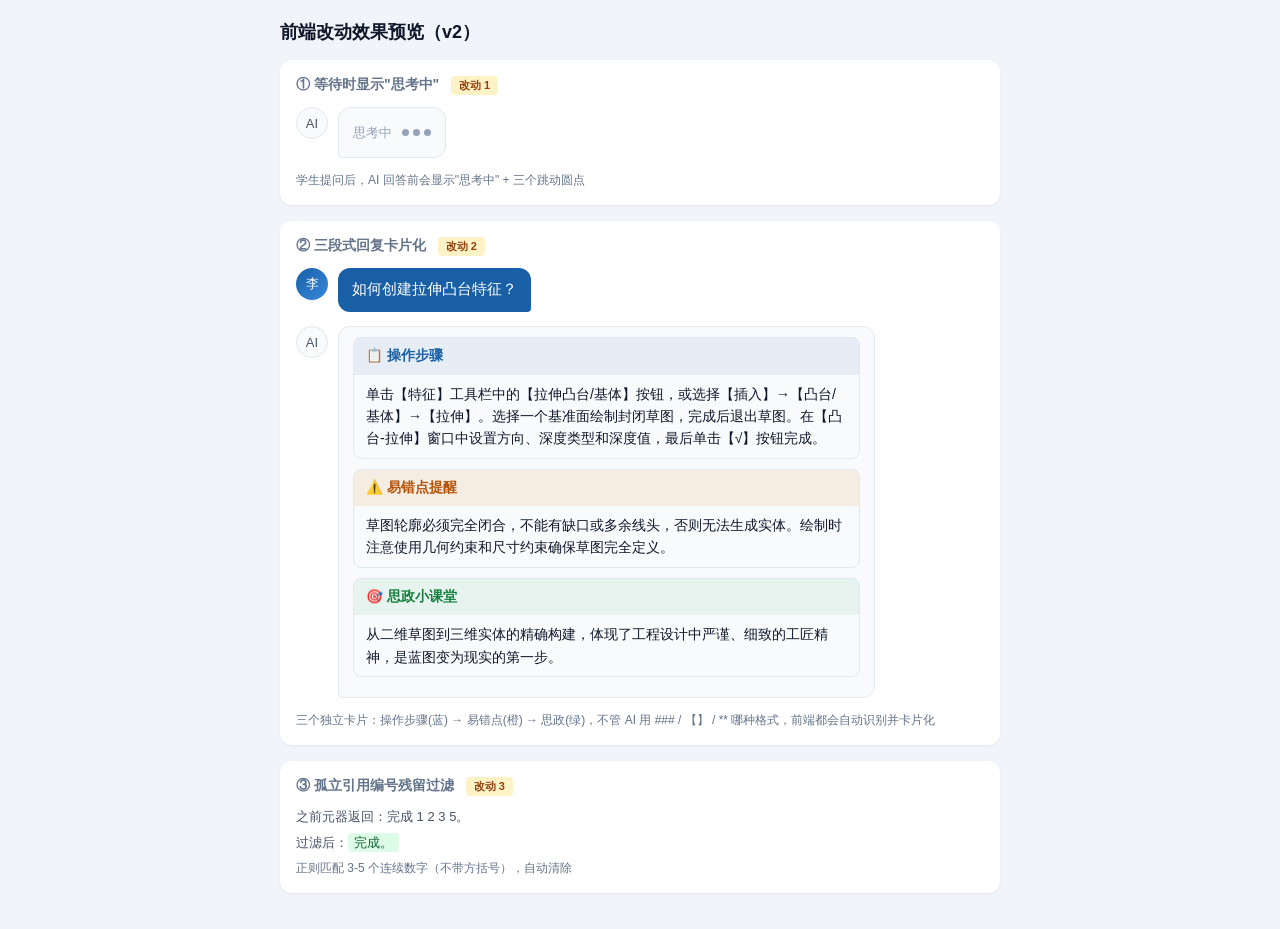
<file: demo/preview-v2.html>
<!DOCTYPE html>
<html lang="zh-CN">
<head>
<meta charset="UTF-8">
<title>效果预览 - 三段式卡片 + 思考中</title>
<style>
  :root {
    --primary: #185FA5;
    --border: #E2E8F0;
    --surface-3: #f8fafc;
    --text-3: #94a3b8;
    --font: -apple-system, BlinkMacSystemFont, "Segoe UI", "PingFang SC", "Microsoft YaHei", sans-serif;
    --radius: 12px;
  }
  * { box-sizing: border-box; }
  body { font-family: var(--font); background: #f1f5f9; margin: 0; padding: 20px; color: #0f172a; }
  h1 { font-size: 18px; margin: 0 0 16px; }
  .container { max-width: 720px; margin: 0 auto; }
  .panel { background: #fff; border-radius: 12px; padding: 16px; box-shadow: 0 1px 3px rgba(0,0,0,0.06); margin-bottom: 16px; }
  .panel-title { font-size: 14px; color: #64748b; margin: 0 0 12px; font-weight: 600; }

  /* 消息气泡 */
  .message { display: flex; gap: 10px; margin-bottom: 14px; }
  .message-avatar { width: 32px; height: 32px; border-radius: 50%; background: var(--surface-3); border: 1px solid var(--border); display: flex; align-items: center; justify-content: center; font-size: 13px; color: #475569; flex-shrink: 0; }
  .message.user .message-avatar { background: linear-gradient(135deg, #185FA5, #378ADD); color: #fff; border: none; }
  .message-content { max-width: 78%; display: flex; flex-direction: column; gap: 4px; }
  .message-bubble { padding: 10px 14px; border-radius: var(--radius); font-size: 14.5px; line-height: 1.65; word-break: break-word; }
  .message.user .message-bubble { background: var(--primary); color: #fff; border-bottom-right-radius: 4px; }
  .message.assistant .message-bubble { background: var(--surface-3); border: 1px solid var(--border); border-bottom-left-radius: 4px; }
  .message-bubble p { margin: 0; }
  .message-bubble p + p { margin-top: 8px; }

  /* 思考中指示器 */
  .typing-indicator { display: flex; align-items: center; gap: 4px; padding: 4px 0; }
  .typing-text { font-size: 13px; color: var(--text-3); margin-right: 6px; }
  .typing-dot { width: 7px; height: 7px; border-radius: 50%; background: var(--text-3); animation: typingBounce 1.4s infinite ease-in-out; }
  .typing-indicator .typing-dot:nth-of-type(1) { animation-delay: -.32s; }
  .typing-indicator .typing-dot:nth-of-type(2) { animation-delay: -.16s; }
  @keyframes typingBounce { 0%, 80%, 100% { transform: scale(.6); opacity: .4; } 40% { transform: scale(1); opacity: 1; } }

  /* 三段式答案卡片 */
  .answer-section { margin: 10px 0; border-radius: 8px; overflow: hidden; border: 1px solid var(--border); }
  .answer-section:first-child { margin-top: 0; }
  .section-header { padding: 7px 12px; font-weight: 600; font-size: 13.5px; display: flex; align-items: center; gap: 6px; }
  .section-body { padding: 8px 12px; font-size: 14px; line-height: 1.6; }
  .section-body p:first-child { margin-top: 0; }
  .section-body p:last-child { margin-bottom: 0; }
  .section-operation .section-header { background: rgba(24, 95, 165, 0.08); color: var(--primary); }
  .section-tips .section-header { background: rgba(217, 119, 6, 0.1); color: #b45309; }
  .section-sizheng .section-header { background: rgba(22, 163, 74, 0.08); color: #15803d; }

  .badge { display: inline-block; background: #fef3c7; color: #92400e; padding: 2px 8px; border-radius: 4px; font-size: 11px; margin-left: 8px; font-weight: 600; vertical-align: middle; }
</style>
</head>
<body>
<div class="container">

  <h1>前端改动效果预览（v2）</h1>

  <div class="panel">
    <p class="panel-title">① 等待时显示"思考中" <span class="badge">改动 1</span></p>
    <div class="message assistant">
      <div class="message-avatar">AI</div>
      <div class="message-content">
        <div class="message-bubble">
          <div class="typing-indicator">
            <span class="typing-text">思考中</span>
            <div class="typing-dot"></div><div class="typing-dot"></div><div class="typing-dot"></div>
          </div>
        </div>
      </div>
    </div>
    <p style="font-size: 12px; color: #64748b; margin: 8px 0 0;">学生提问后，AI 回答前会显示"思考中" + 三个跳动圆点</p>
  </div>

  <div class="panel">
    <p class="panel-title">② 三段式回复卡片化 <span class="badge">改动 2</span></p>
    <div class="message user">
      <div class="message-avatar">李</div>
      <div class="message-content">
        <div class="message-bubble">如何创建拉伸凸台特征？</div>
      </div>
    </div>
    <div class="message assistant">
      <div class="message-avatar">AI</div>
      <div class="message-content">
        <div class="message-bubble">
          <div class="answer-section section-operation">
            <div class="section-header">📋 操作步骤</div>
            <div class="section-body">
              <p>单击【特征】工具栏中的【拉伸凸台/基体】按钮，或选择【插入】→【凸台/基体】→【拉伸】。选择一个基准面绘制封闭草图，完成后退出草图。在【凸台-拉伸】窗口中设置方向、深度类型和深度值，最后单击【√】按钮完成。</p>
            </div>
          </div>
          <div class="answer-section section-tips">
            <div class="section-header">⚠️ 易错点提醒</div>
            <div class="section-body">
              <p>草图轮廓必须完全闭合，不能有缺口或多余线头，否则无法生成实体。绘制时注意使用几何约束和尺寸约束确保草图完全定义。</p>
            </div>
          </div>
          <div class="answer-section section-sizheng">
            <div class="section-header">🎯 思政小课堂</div>
            <div class="section-body">
              <p>从二维草图到三维实体的精确构建，体现了工程设计中严谨、细致的工匠精神，是蓝图变为现实的第一步。</p>
            </div>
          </div>
        </div>
      </div>
    </div>
    <p style="font-size: 12px; color: #64748b; margin: 8px 0 0;">三个独立卡片：操作步骤(蓝) → 易错点(橙) → 思政(绿)，不管 AI 用 ### / 【】 / ** 哪种格式，前端都会自动识别并卡片化</p>
  </div>

  <div class="panel">
    <p class="panel-title">③ 孤立引用编号残留过滤 <span class="badge">改动 3</span></p>
    <p style="font-size: 13px; color: #475569; margin: 0 0 8px;">之前元器返回：完成 1 2 3 5。</p>
    <p style="font-size: 13px; color: #475569; margin: 0 0 8px;">过滤后：<span style="background:#dcfce7; padding:2px 6px; border-radius:4px; color:#166534;">完成。</span></p>
    <p style="font-size: 12px; color: #64748b; margin: 0;">正则匹配 3-5 个连续数字（不带方括号），自动清除</p>
  </div>

</div>
</body>
</html>
</file>
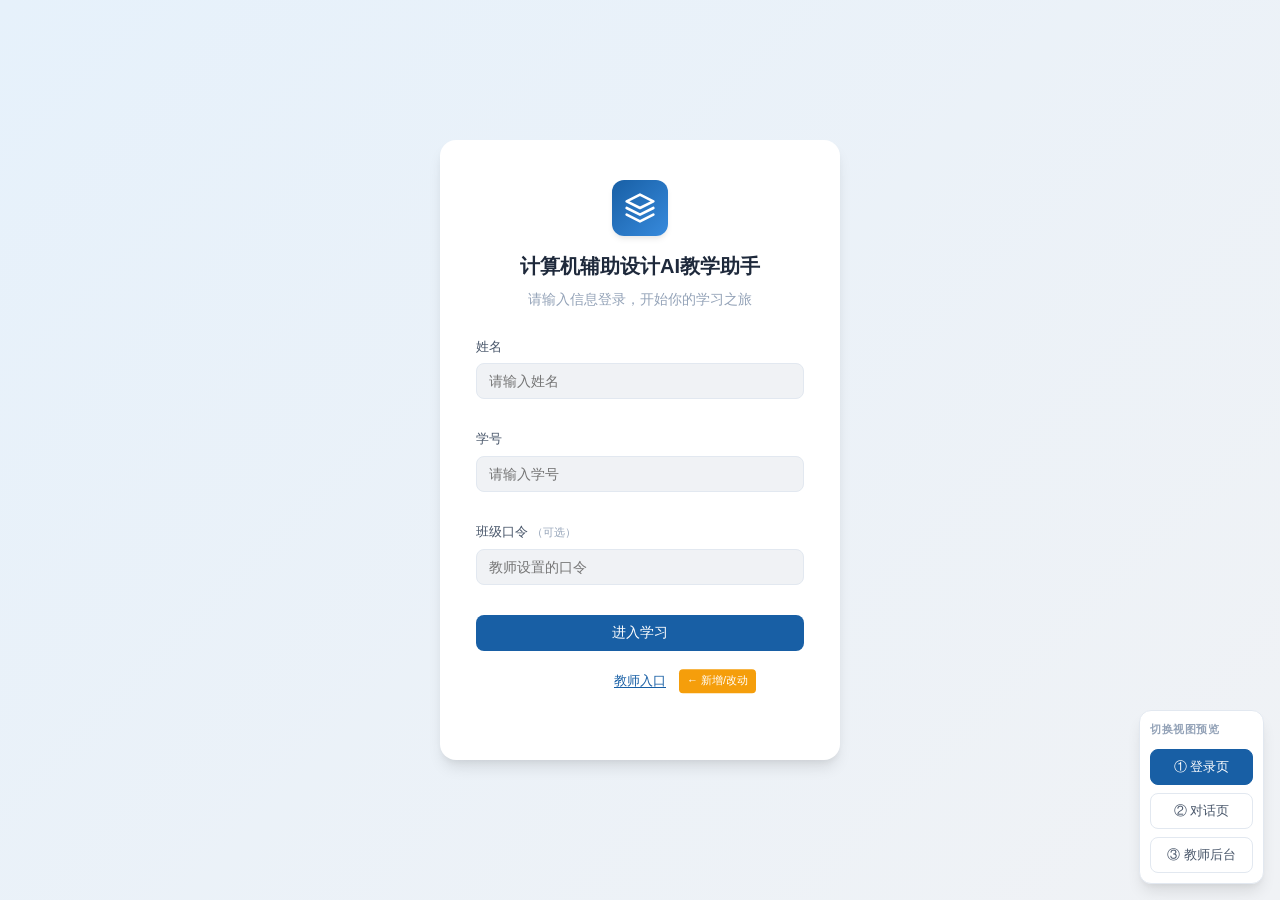
<file: demo/preview.html>
<!DOCTYPE html>
<html lang="zh-CN" data-theme="light">
<head>
  <meta charset="UTF-8">
  <meta name="viewport" content="width=device-width, initial-scale=1.0">
  <title>界面效果预览 Demo</title>
  <link rel="icon" href="data:image/svg+xml,<svg xmlns='http://www.w3.org/2000/svg' viewBox='0 0 100 100'><text y='.9em' font-size='90'>🔧</text></svg>">
  <link rel="stylesheet" href="../css/style.css">
  <style>
    /* Demo 专用样式 */
    .demo-switcher {
      position: fixed; bottom: 16px; right: 16px; z-index: 999;
      display: flex; flex-direction: column; gap: 8px;
      background: var(--surface); border: 1px solid var(--border);
      border-radius: var(--radius); padding: 10px; box-shadow: var(--shadow-lg);
    }
    .demo-switcher-title { font-size: 11px; color: var(--text-3); font-weight: 600; text-transform: uppercase; letter-spacing: .5px; margin-bottom: 2px; }
    .demo-switch-btn { padding: 8px 16px; border: 1px solid var(--border); background: var(--surface); color: var(--text-2); border-radius: var(--radius-sm); font-size: 13px; cursor: pointer; transition: all .15s; font-family: var(--font); text-align: center; }
    .demo-switch-btn:hover { background: var(--primary-light); color: var(--primary); border-color: var(--primary); }
    .demo-switch-btn.active { background: var(--primary); color: #fff; border-color: var(--primary); }
    .demo-highlight { position: relative; }
    .demo-highlight::after {
      content: '← 新增/改动'; position: absolute; right: -90px; top: 50%; transform: translateY(-50%);
      background: #f59e0b; color: #fff; font-size: 11px; padding: 3px 8px; border-radius: 4px;
      white-space: nowrap; font-weight: 500; animation: fadeIn .4s ease;
    }
    .login-teacher-link { font-size: 13px; color: var(--primary); cursor: pointer; margin-top: 14px; text-align: center; text-decoration: underline; text-underline-offset: 2px; transition: color .15s; }
    .login-teacher-link:hover { color: var(--primary-hover); }
    .tag-对话 { background: var(--primary-light); color: var(--primary); }
    .history-badge { font-size: 11px; color: var(--text-3); text-align: center; margin: 4px 0 8px; }
    .history-badge span { background: var(--surface-3); padding: 2px 10px; border-radius: var(--radius-full); }
  </style>
</head>
<body>
<div id="app">

  <!-- ==================== 登录视图 ==================== -->
  <div id="loginView" class="view view-login">
    <div class="login-card">
      <div class="login-logo">
        <svg width="32" height="32" viewBox="0 0 24 24" fill="none" stroke="currentColor" stroke-width="2" stroke-linecap="round" stroke-linejoin="round">
          <path d="M12 2L2 7l10 5 10-5-10-5z"/>
          <path d="M2 17l10 5 10-5"/>
          <path d="M2 12l10 5 10-5"/>
        </svg>
      </div>
      <h1 class="login-title">计算机辅助设计AI教学助手</h1>
      <p class="login-subtitle">请输入信息登录，开始你的学习之旅</p>
      <div class="login-form">
        <div class="form-group">
          <label for="loginName">姓名</label>
          <input type="text" id="loginName" placeholder="请输入姓名" autocomplete="off">
        </div>
        <div class="form-group">
          <label for="loginId">学号</label>
          <input type="text" id="loginId" placeholder="请输入学号" autocomplete="off">
        </div>
        <div class="form-group">
          <label for="loginCode">班级口令<span class="label-optional">（可选）</span></label>
          <input type="password" id="loginCode" placeholder="教师设置的口令" autocomplete="off">
        </div>
        <button id="loginBtn" class="btn btn-primary btn-block" onclick="switchView('chat')">进入学习</button>
      </div>
      <!-- ★ 新增：教师入口链接 -->
      <div class="login-teacher-link demo-highlight" onclick="document.getElementById('teacherPwdModal').classList.remove('hidden')">教师入口</div>
      <div class="login-error" id="loginError"></div>
    </div>
  </div>

  <!-- ==================== 对话视图 ==================== -->
  <div id="chatView" class="view view-chat hidden">
    <header class="topbar">
      <div class="topbar-left">
        <button id="sidebarToggle" class="icon-btn sidebar-toggle" aria-label="菜单">
          <svg width="20" height="20" viewBox="0 0 24 24" fill="none" stroke="currentColor" stroke-width="2" stroke-linecap="round">
            <line x1="3" y1="6" x2="21" y2="6"/>
            <line x1="3" y1="12" x2="21" y2="12"/>
            <line x1="3" y1="18" x2="21" y2="18"/>
          </svg>
        </button>
        <div class="topbar-logo">
          <svg width="20" height="20" viewBox="0 0 24 24" fill="none" stroke="currentColor" stroke-width="2" stroke-linecap="round" stroke-linejoin="round">
            <path d="M12 2L2 7l10 5 10-5-10-5z"/>
            <path d="M2 17l10 5 10-5"/>
            <path d="M2 12l10 5 10-5"/>
          </svg>
        </div>
        <h1 class="topbar-title">计算机辅助设计AI教学助手</h1>
      </div>
      <div class="topbar-right">
        <span class="topbar-user">张三 · 20240101</span>
        <button id="themeToggle" class="icon-btn" title="切换主题" aria-label="切换主题">
          <svg class="icon-moon" width="18" height="18" viewBox="0 0 24 24" fill="none" stroke="currentColor" stroke-width="2" stroke-linecap="round" stroke-linejoin="round">
            <path d="M21 12.79A9 9 0 1 1 11.21 3 7 7 0 0 0 21 12.79z"/>
          </svg>
          <svg class="icon-sun" width="18" height="18" viewBox="0 0 24 24" fill="none" stroke="currentColor" stroke-width="2" stroke-linecap="round" stroke-linejoin="round">
            <circle cx="12" cy="12" r="5"/>
            <line x1="12" y1="1" x2="12" y2="3"/>
            <line x1="12" y1="21" x2="12" y2="23"/>
            <line x1="4.22" y1="4.22" x2="5.64" y2="5.64"/>
            <line x1="18.36" y1="18.36" x2="19.78" y2="19.78"/>
            <line x1="1" y1="12" x2="3" y2="12"/>
            <line x1="21" y1="12" x2="23" y2="12"/>
            <line x1="4.22" y1="19.78" x2="5.64" y2="18.36"/>
            <line x1="18.36" y1="5.64" x2="19.78" y2="4.22"/>
          </svg>
        </button>
        <!-- ★ 已删除：齿轮设置按钮 -->
        <button id="logoutBtn" class="icon-btn" title="退出登录" aria-label="退出登录" onclick="switchView('login')">
          <svg width="18" height="18" viewBox="0 0 24 24" fill="none" stroke="currentColor" stroke-width="2" stroke-linecap="round" stroke-linejoin="round">
            <path d="M9 21H5a2 2 0 0 1-2-2V5a2 2 0 0 1 2-2h4"/>
            <polyline points="16 17 21 12 16 7"/>
            <line x1="21" y1="12" x2="9" y2="12"/>
          </svg>
        </button>
      </div>
    </header>

    <div class="chat-layout">
      <!-- 侧栏 -->
      <aside class="sidebar" id="sidebar">
        <div class="sidebar-section">
          <div class="sidebar-label">学生信息</div>
          <div class="sidebar-card">
            <div class="sidebar-card-name">张三</div>
            <div class="sidebar-card-sub">学号：20240101</div>
          </div>
        </div>

        <div class="sidebar-divider"></div>

        <div class="sidebar-section">
          <div class="sidebar-label">快捷功能</div>
          <div class="sidebar-actions">
            <button class="sidebar-btn">
              <svg width="16" height="16" viewBox="0 0 24 24" fill="none" stroke="currentColor" stroke-width="2" stroke-linecap="round" stroke-linejoin="round">
                <path d="M10 13a5 5 0 0 0 7.54.54l3-3a5 5 0 0 0-7.07-7.07l-1.72 1.71"/>
                <path d="M14 11a5 5 0 0 0-7.54-.54l-3 3a5 5 0 0 0 7.07 7.07l1.71-1.71"/>
              </svg>
              <span>设计帮助文档</span>
            </button>
            <button class="sidebar-btn">
              <svg width="16" height="16" viewBox="0 0 24 24" fill="none" stroke="currentColor" stroke-width="2" stroke-linecap="round" stroke-linejoin="round">
                <circle cx="12" cy="12" r="10"/>
                <path d="M9.09 9a3 3 0 0 1 5.83 1c0 2-3 3-3 3"/>
                <line x1="12" y1="17" x2="12.01" y2="17"/>
              </svg>
              <span>提问示例</span>
            </button>
          </div>
        </div>

        <div class="sidebar-divider"></div>

        <div class="sidebar-section">
          <div class="sidebar-label">对话</div>
          <div class="sidebar-actions">
            <button class="sidebar-btn">
              <svg width="16" height="16" viewBox="0 0 24 24" fill="none" stroke="currentColor" stroke-width="2" stroke-linecap="round" stroke-linejoin="round">
                <polyline points="3 6 5 6 21 6"/>
                <path d="M19 6v14a2 2 0 0 1-2 2H7a2 2 0 0 1-2-2V6m3 0V4a2 2 0 0 1 2-2h4a2 2 0 0 1 2 2v2"/>
              </svg>
              <span>清空对话</span>
            </button>
          </div>
        </div>

        <div class="sidebar-spacer"></div>

        <!-- ★ 已删除：侧栏底部的「教师记录入口」按钮 -->
      </aside>

      <!-- 对话主区 -->
      <main class="chat-main">
        <div class="messages" id="messages">
          <!-- 历史记录加载提示 -->
          <div class="history-badge"><span>以下为最近 5 条历史记录</span></div>

          <div class="messages-inner">
            <!-- 历史记录1 - 学生提问 -->
            <div class="message user">
              <div class="message-avatar">张</div>
              <div class="message-content">
                <div class="message-bubble">如何创建拉伸凸台特征？</div>
                <div class="message-meta"><span>昨天 14:30</span></div>
              </div>
            </div>
            <!-- 历史记录1 - AI回答 -->
            <div class="message assistant">
              <div class="message-avatar">AI</div>
              <div class="message-content">
                <div class="message-bubble"><p>在 SolidWorks 中创建拉伸凸台特征的步骤如下：</p><p>1. 在特征管理器中点击「拉伸凸台/基体」</p><p>2. 选择草图平面，绘制截面草图</p><p>3. 退出草图后，在拉伸属性中设置深度</p><p>4. 点击确认完成拉伸特征</p></div>
                <div class="message-meta"><span>昨天 14:30</span></div>
              </div>
            </div>

            <!-- 历史记录2 -->
            <div class="message user">
              <div class="message-avatar">张</div>
              <div class="message-content">
                <div class="message-bubble">装配体中如何添加配合关系？</div>
                <div class="message-meta"><span>昨天 15:10</span></div>
              </div>
            </div>
            <div class="message assistant">
              <div class="message-avatar">AI</div>
              <div class="message-content">
                <div class="message-bubble"><p>添加配合关系的步骤：</p><p>1. 打开装配体文件</p><p>2. 点击「配合」工具</p><p>3. 选择需要配合的面或边</p><p>4. 选择配合类型（重合、同心、距离等）</p></div>
                <div class="message-meta"><span>昨天 15:10</span></div>
              </div>
            </div>

            <!-- 分隔线 -->
            <div class="history-badge"><span>—— 以上为历史记录 ——</span></div>
          </div>
        </div>

        <footer class="input-area">
          <div class="input-wrapper">
            <textarea class="message-input" placeholder="输入你的问题..." rows="1" autocomplete="off"></textarea>
            <button class="send-btn" title="发送" aria-label="发送">
              <svg width="20" height="20" viewBox="0 0 24 24" fill="none" stroke="currentColor" stroke-width="2" stroke-linecap="round" stroke-linejoin="round">
                <line x1="22" y1="2" x2="11" y2="13"/>
                <polygon points="22 2 15 22 11 13 2 9 22 2"/>
              </svg>
            </button>
          </div>
          <div class="input-hint">
            <span>按 <kbd>Enter</kbd> 发送，<kbd>Shift</kbd>+<kbd>Enter</kbd> 换行</span>
            <span class="char-count"></span>
          </div>
        </footer>
      </main>
    </div>
  </div>

  <!-- ==================== 教师后台视图 ==================== -->
  <div id="teacherView" class="view view-teacher hidden">
    <header class="topbar">
      <div class="topbar-left">
        <button id="teacherBackBtn" class="icon-btn" title="返回登录" aria-label="返回" onclick="switchView('login')">
          <svg width="20" height="20" viewBox="0 0 24 24" fill="none" stroke="currentColor" stroke-width="2" stroke-linecap="round" stroke-linejoin="round">
            <line x1="19" y1="12" x2="5" y2="12"/>
            <polyline points="12 19 5 12 12 5"/>
          </svg>
        </button>
        <h1 class="topbar-title">学生提问记录</h1>
      </div>
      <div class="topbar-right">
        <!-- ★ 新增：系统设置按钮 -->
        <button id="teacherSettingsBtn" class="icon-btn demo-highlight" title="系统设置" aria-label="系统设置" onclick="document.getElementById('settingsModal').classList.remove('hidden')">
          <svg width="18" height="18" viewBox="0 0 24 24" fill="none" stroke="currentColor" stroke-width="2" stroke-linecap="round" stroke-linejoin="round">
            <circle cx="12" cy="12" r="3"/>
            <path d="M19.4 15a1.65 1.65 0 0 0 .33 1.82l.06.06a2 2 0 0 1 0 2.83 2 2 0 0 1-2.83 0l-.06-.06a1.65 1.65 0 0 0-1.82-.33 1.65 1.65 0 0 0-1 1.51V21a2 2 0 0 1-4 0v-.09A1.65 1.65 0 0 0 9 19.4a1.65 1.65 0 0 0-1.82.33l-.06.06a2 2 0 0 1-2.83 0 2 2 0 0 1 0-2.83l.06-.06a1.65 1.65 0 0 0 .33-1.82 1.65 1.65 0 0 0-1.51-1H3a2 2 0 0 1-2-2 2 2 0 0 1 2-2h.09A1.65 1.65 0 0 0 4.6 9a1.65 1.65 0 0 0-.33-1.82l-.06-.06a2 2 0 0 1 0-2.83 2 2 0 0 1 2.83 0l.06.06a1.65 1.65 0 0 0 1.82.33H9a1.65 1.65 0 0 0 1-1.51V3a2 2 0 0 1 2-2 2 2 0 0 1 2 2v.09a1.65 1.65 0 0 0 1 1.51 1.65 1.65 0 0 0 1.82-.33l.06-.06a2 2 0 0 1 2.83 0 2 2 0 0 1 0 2.83l-.06.06a1.65 1.65 0 0 0-.33 1.82V9a1.65 1.65 0 0 0 1.51 1H21a2 2 0 0 1 2 2 2 2 0 0 1-2 2h-.09a1.65 1.65 0 0 0-1.51 1z"/>
          </svg>
        </button>
        <button id="teacherRefreshBtn" class="icon-btn" title="刷新" aria-label="刷新">
          <svg width="18" height="18" viewBox="0 0 24 24" fill="none" stroke="currentColor" stroke-width="2" stroke-linecap="round" stroke-linejoin="round">
            <polyline points="23 4 23 10 17 10"/>
            <polyline points="1 20 1 14 7 14"/>
            <path d="M3.51 9a9 9 0 0 1 14.85-3.36L23 10M1 14l4.64 4.36A9 9 0 0 0 20.49 15"/>
          </svg>
        </button>
      </div>
    </header>

    <div class="teacher-body">
      <div class="teacher-stats">
        <div class="stat-card">
          <div class="stat-num">12</div>
          <div class="stat-label">参与学生</div>
        </div>
        <div class="stat-card">
          <div class="stat-num">35</div>
          <div class="stat-label">提问总数</div>
        </div>
        <div class="stat-card">
          <div class="stat-num">8</div>
          <div class="stat-label">今日提问</div>
        </div>
      </div>

      <div class="teacher-toolbar">
        <input type="text" class="teacher-search" placeholder="搜索学生姓名或问题...">
        <select class="teacher-filter">
          <option value="">全部类型</option>
          <option value="对话">对话</option>
        </select>
        <button class="btn btn-secondary btn-sm">导出 CSV</button>
      </div>

      <div class="teacher-table-wrap">
        <table class="teacher-table">
          <thead>
            <tr>
              <th style="width:70px">时间</th>
              <th style="width:80px">学生</th>
              <th style="width:90px">学号</th>
              <th>问题内容</th>
              <th style="width:70px">类型</th>
            </tr>
          </thead>
          <tbody>
            <tr>
              <td>14:30</td>
              <td>张三</td>
              <td>20240101</td>
              <td class="q">如何创建拉伸凸台特征？</td>
              <td><span class="tag tag-对话">对话</span></td>
            </tr>
            <tr>
              <td>14:25</td>
              <td>李四</td>
              <td>20240102</td>
              <td class="q">工程图怎么生成剖面视图？</td>
              <td><span class="tag tag-对话">对话</span></td>
            </tr>
            <tr>
              <td>14:20</td>
              <td>王五</td>
              <td>20240103</td>
              <td class="q">装配体中如何添加配合关系？</td>
              <td><span class="tag tag-对话">对话</span></td>
            </tr>
            <tr>
              <td>14:15</td>
              <td>张三</td>
              <td>20240101</td>
              <td class="q">如何使用扫描特征创建弹簧？</td>
              <td><span class="tag tag-对话">对话</span></td>
            </tr>
          </tbody>
        </table>
      </div>
    </div>
  </div>

  <!-- ==================== 设置弹窗（改后） ==================== -->
  <div id="settingsModal" class="modal-overlay hidden">
    <div class="modal">
      <div class="modal-header">
        <h2>系统设置</h2>
        <button id="closeSettings" class="icon-btn" aria-label="关闭" onclick="document.getElementById('settingsModal').classList.add('hidden')">
          <svg width="20" height="20" viewBox="0 0 24 24" fill="none" stroke="currentColor" stroke-width="2" stroke-linecap="round" stroke-linejoin="round">
            <line x1="18" y1="6" x2="6" y2="18"/>
            <line x1="6" y1="6" x2="18" y2="18"/>
          </svg>
        </button>
      </div>
      <div class="modal-body">
        <div class="form-section">
          <div class="form-section-title">服务地址 <span class="required">*</span></div>
          <div class="form-group">
            <!-- ★ 改动：标签和提示文字 -->
            <label for="setWorkerUrl">服务代理地址</label>
            <input type="text" id="setWorkerUrl" placeholder="https://aesthetic-squirrel-c6903e.netlify.app" autocomplete="off" value="https://aesthetic-squirrel-c6903e.netlify.app">
            <small class="form-hint">Netlify 服务地址，用于 AI 对话和学生记录存储（密钥已安全存储在服务端函数中）</small>
          </div>
        </div>
      </div>
      <div class="modal-footer">
        <button class="btn btn-secondary" onclick="document.getElementById('settingsModal').classList.add('hidden')">取消</button>
        <button class="btn btn-primary" onclick="document.getElementById('settingsModal').classList.add('hidden')">保存设置</button>
      </div>
    </div>
  </div>

  <!-- ==================== 教师密码弹窗 ==================== -->
  <div id="teacherPwdModal" class="modal-overlay hidden">
    <div class="modal modal-sm">
      <div class="modal-header">
        <h2>教师验证</h2>
        <button id="closeTeacherPwd" class="icon-btn" aria-label="关闭" onclick="document.getElementById('teacherPwdModal').classList.add('hidden')">
          <svg width="20" height="20" viewBox="0 0 24 24" fill="none" stroke="currentColor" stroke-width="2" stroke-linecap="round" stroke-linejoin="round">
            <line x1="18" y1="6" x2="6" y2="18"/>
            <line x1="6" y1="6" x2="18" y2="18"/>
          </svg>
        </button>
      </div>
      <div class="modal-body">
        <div class="form-group">
          <label for="teacherPwdInput">请输入教师密码</label>
          <input type="password" id="teacherPwdInput" placeholder="教师密码" autocomplete="off">
        </div>
      </div>
      <div class="modal-footer">
        <button class="btn btn-secondary" onclick="document.getElementById('teacherPwdModal').classList.add('hidden')">取消</button>
        <button class="btn btn-primary" onclick="document.getElementById('teacherPwdModal').classList.add('hidden'); switchView('teacher')">确认</button>
      </div>
    </div>
  </div>

</div>

<!-- Demo 视图切换器 -->
<div class="demo-switcher">
  <div class="demo-switcher-title">切换视图预览</div>
  <button class="demo-switch-btn active" data-view="login" onclick="switchView('login')">① 登录页</button>
  <button class="demo-switch-btn" data-view="chat" onclick="switchView('chat')">② 对话页</button>
  <button class="demo-switch-btn" data-view="teacher" onclick="switchView('teacher')">③ 教师后台</button>
</div>

<script>
function switchView(view) {
  document.querySelectorAll('.view').forEach(v => v.classList.add('hidden'));
  document.getElementById(view + 'View').classList.remove('hidden');
  document.querySelectorAll('.demo-switch-btn').forEach(b => b.classList.remove('active'));
  const btn = document.querySelector(`.demo-switch-btn[data-view="${view}"]`);
  if (btn) btn.classList.add('active');
}

// 主题切换
document.getElementById('themeToggle')?.addEventListener('click', () => {
  const html = document.documentElement;
  const current = html.getAttribute('data-theme');
  html.setAttribute('data-theme', current === 'dark' ? 'light' : 'dark');
});

// 侧栏切换（移动端）
document.getElementById('sidebarToggle')?.addEventListener('click', () => {
  document.getElementById('sidebar').classList.toggle('open');
});
</script>
</body>
</html>
</file>
<file: css/style.css>
/* ===== Variables ===== */
:root {
  --primary: #185FA5;
  --primary-hover: #0C447C;
  --primary-light: #E6F1FB;
  --primary-gradient: linear-gradient(135deg, #185FA5, #378ADD);
  --accent: #378ADD;
  --sizheng: #3B6D11;
  --sizheng-light: #EAF3DE;
  --sizheng-border: #97C459;
  --danger: #E24B4A;

  --bg: #F0F2F5;
  --surface: #FFFFFF;
  --surface-2: #F8FAFC;
  --surface-3: #F1F5F9;

  --text: #1e293b;
  --text-2: #475569;
  --text-3: #94a3b8;

  --border: #E2E8F0;
  --border-light: #F1F5F9;

  --code-bg: #F1F5F9;
  --shadow-sm: 0 1px 2px rgba(0,0,0,.05);
  --shadow: 0 1px 3px rgba(0,0,0,.08), 0 1px 2px rgba(0,0,0,.04);
  --shadow-md: 0 4px 6px -1px rgba(0,0,0,.08), 0 2px 4px -1px rgba(0,0,0,.04);
  --shadow-lg: 0 10px 15px -3px rgba(0,0,0,.1), 0 4px 6px -2px rgba(0,0,0,.05);

  --radius: 12px;
  --radius-sm: 8px;
  --radius-lg: 16px;
  --radius-full: 9999px;

  --topbar-h: 56px;
  --sidebar-w: 200px;
  --max-w: 860px;

  --font: -apple-system, BlinkMacSystemFont, "Segoe UI", "PingFang SC", "Hiragino Sans GB", "Microsoft YaHei", "Helvetica Neue", Helvetica, Arial, sans-serif;
  --font-mono: "SF Mono", "Fira Code", Consolas, "Cascadia Code", monospace;
}

[data-theme="dark"] {
  --primary: #378ADD;
  --primary-hover: #185FA5;
  --primary-light: #042C53;
  --primary-gradient: linear-gradient(135deg, #185FA5, #378ADD);
  --accent: #85B7EB;
  --sizheng: #97C459;
  --sizheng-light: #173404;
  --sizheng-border: #3B6D11;
  --danger: #F09595;

  --bg: #0f172a;
  --surface: #1e293b;
  --surface-2: #334155;
  --surface-3: #334155;

  --text: #f1f5f9;
  --text-2: #cbd5e1;
  --text-3: #64748b;

  --border: #334155;
  --border-light: #1e293b;
  --code-bg: #0d1117;

  --shadow-sm: 0 1px 2px rgba(0,0,0,.3);
  --shadow: 0 1px 3px rgba(0,0,0,.4);
  --shadow-md: 0 4px 6px rgba(0,0,0,.4);
  --shadow-lg: 0 10px 15px rgba(0,0,0,.5);
}

/* ===== Reset ===== */
*, *::before, *::after { box-sizing: border-box; margin: 0; padding: 0; }
html { font-size: 15px; -webkit-font-smoothing: antialiased; -moz-osx-font-smoothing: grayscale; }
body { font-family: var(--font); background: var(--bg); color: var(--text); line-height: 1.6; overflow: hidden; }
::selection { background: var(--primary); color: #fff; }
::-webkit-scrollbar { width: 6px; height: 6px; }
::-webkit-scrollbar-track { background: transparent; }
::-webkit-scrollbar-thumb { background: var(--text-3); border-radius: 3px; }
::-webkit-scrollbar-thumb:hover { background: var(--text-2); }

/* ===== Views ===== */
.view { height: 100vh; height: 100dvh; display: flex; flex-direction: column; }
.hidden { display: none !important; }

/* ===== Login ===== */
.view-login { align-items: center; justify-content: center; background: linear-gradient(135deg, #E6F1FB, #F0F2F5); padding: 20px; }
[data-theme="dark"] .view-login { background: linear-gradient(135deg, #0f172a, #1e293b); }

.login-card {
  background: var(--surface); border-radius: var(--radius-lg); box-shadow: var(--shadow-lg);
  padding: 40px 36px; width: 100%; max-width: 400px; display: flex; flex-direction: column; align-items: center; gap: 6px;
}
.login-logo { width: 56px; height: 56px; border-radius: var(--radius); background: var(--primary-gradient); color: #fff; display: flex; align-items: center; justify-content: center; margin-bottom: 8px; box-shadow: var(--shadow-md); }
.login-title { font-size: 20px; font-weight: 600; color: var(--text); }
.login-subtitle { font-size: 14px; color: var(--text-3); margin-bottom: 20px; text-align: center; }
.login-form { width: 100%; display: flex; flex-direction: column; gap: 16px; }
.login-error { color: var(--danger); font-size: 13px; min-height: 18px; margin-top: 4px; }
.login-teacher-link { font-size: 13px; color: var(--primary); cursor: pointer; margin-top: 14px; text-align: center; text-decoration: underline; text-underline-offset: 2px; transition: color .15s; }
.login-teacher-link:hover { color: var(--primary-hover); }

/* ===== Topbar ===== */
.topbar {
  height: var(--topbar-h); display: flex; align-items: center; justify-content: space-between;
  padding: 0 14px; background: var(--surface); border-bottom: 1px solid var(--border); flex-shrink: 0; z-index: 10;
}
.topbar-left { display: flex; align-items: center; gap: 8px; min-width: 0; }
.topbar-logo { width: 32px; height: 32px; border-radius: 8px; background: var(--primary-gradient); color: #fff; display: flex; align-items: center; justify-content: center; flex-shrink: 0; }
.topbar-title { font-size: 16px; font-weight: 600; color: var(--text); white-space: nowrap; overflow: hidden; text-overflow: ellipsis; }
.topbar-right { display: flex; align-items: center; gap: 4px; }
.topbar-user { font-size: 12px; color: var(--text-2); padding: 4px 10px; border-radius: var(--radius-sm); background: var(--surface-3); white-space: nowrap; }

.icon-btn { width: 34px; height: 34px; border: none; background: transparent; color: var(--text-2); border-radius: var(--radius-sm); display: flex; align-items: center; justify-content: center; cursor: pointer; transition: all .15s; flex-shrink: 0; }
.icon-btn:hover { background: var(--surface-3); color: var(--text); }
.icon-btn:active { transform: scale(.95); }

.sidebar-toggle { display: none; }

.icon-moon { display: block; }
.icon-sun { display: none; }
[data-theme="dark"] .icon-moon { display: none; }
[data-theme="dark"] .icon-sun { display: block; }

/* ===== Chat Layout ===== */
.chat-layout { flex: 1; display: flex; overflow: hidden; }

/* ===== Sidebar ===== */
.sidebar { width: var(--sidebar-w); background: var(--surface); border-right: 1px solid var(--border); padding: 14px; display: flex; flex-direction: column; gap: 14px; overflow-y: auto; flex-shrink: 0; }
.sidebar-section { display: flex; flex-direction: column; gap: 6px; }
.sidebar-label { font-size: 11px; color: var(--text-3); text-transform: uppercase; letter-spacing: .5px; font-weight: 500; }
.sidebar-card { background: var(--surface-3); border-radius: var(--radius-sm); padding: 10px 12px; }
.sidebar-card-name { font-size: 14px; font-weight: 600; color: var(--text); }
.sidebar-card-sub { font-size: 12px; color: var(--text-3); margin-top: 2px; }
.sidebar-divider { height: 1px; background: var(--border); margin: 2px 0; }
.sidebar-actions { display: flex; flex-direction: column; gap: 4px; }
.sidebar-spacer { flex: 1; }

.sidebar-btn { display: flex; align-items: center; gap: 8px; width: 100%; padding: 8px 10px; border: 1px solid var(--border); background: var(--surface); color: var(--text-2); border-radius: var(--radius-sm); font-family: var(--font); font-size: 13px; cursor: pointer; transition: all .15s; text-align: left; }
.sidebar-btn:hover { background: var(--surface-3); color: var(--text); border-color: var(--text-3); }
.sidebar-btn-accent { color: var(--sizheng); border-color: var(--sizheng-border); background: var(--sizheng-light); }
.sidebar-btn-accent:hover { background: var(--sizheng-light); color: var(--sizheng); border-color: var(--sizheng); }
.sidebar-btn-teacher { justify-content: center; font-weight: 500; color: var(--primary); border-color: var(--accent); }

/* ===== Messages ===== */
.chat-main { flex: 1; display: flex; flex-direction: column; min-width: 0; }
.messages { flex: 1; overflow-y: auto; overflow-x: hidden; scroll-behavior: smooth; padding: 20px 16px; }
.messages-inner { max-width: var(--max-w); margin: 0 auto; display: flex; flex-direction: column; gap: 16px; }

.welcome-screen { max-width: var(--max-w); margin: 0 auto; text-align: center; padding: 50px 20px; display: flex; flex-direction: column; align-items: center; gap: 10px; animation: fadeIn .4s ease; }
.welcome-icon { width: 64px; height: 64px; border-radius: var(--radius); background: var(--primary-gradient); color: #fff; display: flex; align-items: center; justify-content: center; box-shadow: var(--shadow-lg); margin-bottom: 6px; }
.welcome-screen h2 { font-size: 20px; font-weight: 700; color: var(--text); }
.welcome-screen p { font-size: 14px; color: var(--text-3); margin-bottom: 14px; }

.suggestions { display: grid; grid-template-columns: repeat(auto-fit, minmax(200px, 1fr)); gap: 10px; width: 100%; max-width: 580px; }
.suggestion-card { display: flex; align-items: center; gap: 10px; padding: 14px 16px; background: var(--surface); border: 1px solid var(--border); border-radius: var(--radius); cursor: pointer; transition: all .2s; text-align: left; font-family: var(--font); font-size: 14px; color: var(--text-2); }
.suggestion-card:hover { border-color: var(--primary); background: var(--primary-light); color: var(--primary); transform: translateY(-1px); box-shadow: var(--shadow); }
.suggestion-icon { color: var(--accent); flex-shrink: 0; display: flex; align-items: center; justify-content: center; }

/* Message */
.message { display: flex; gap: 12px; max-width: var(--max-w); margin: 0 auto; width: 100%; animation: msgIn .3s ease; }
@keyframes msgIn { from { opacity: 0; transform: translateY(8px); } to { opacity: 1; transform: translateY(0); } }
@keyframes fadeIn { from { opacity: 0; } to { opacity: 1; } }

.message.user { flex-direction: row-reverse; }
.message-avatar { width: 32px; height: 32px; border-radius: var(--radius-full); display: flex; align-items: center; justify-content: center; font-size: 15px; flex-shrink: 0; margin-top: 2px; }
.message.user .message-avatar { background: var(--primary-gradient); color: #fff; }
.message.assistant .message-avatar { background: var(--surface-3); border: 1px solid var(--border); }

.message-content { max-width: 78%; display: flex; flex-direction: column; gap: 4px; min-width: 0; }
.message-bubble { padding: 10px 14px; border-radius: var(--radius); font-size: 14.5px; line-height: 1.65; word-break: break-word; }
.message.user .message-bubble { background: var(--primary); color: #fff; border-bottom-right-radius: 4px; }
.message.assistant .message-bubble { background: var(--surface-3); color: var(--text); border: 1px solid var(--border); border-bottom-left-radius: 4px; }

.message-meta { display: flex; align-items: center; gap: 8px; font-size: 11px; color: var(--text-3); padding: 0 4px; }
.message.user .message-meta { justify-content: flex-end; }
.message-actions { display: flex; gap: 4px; opacity: 0; transition: opacity .2s; }
.message.assistant:hover .message-actions { opacity: 1; }
.action-btn { border: none; background: transparent; color: var(--text-3); font-size: 11px; cursor: pointer; padding: 2px 6px; border-radius: 4px; display: flex; align-items: center; gap: 3px; font-family: var(--font); }
.action-btn:hover { background: var(--surface-3); color: var(--text); }
.action-btn svg { width: 13px; height: 13px; }

/* Sizheng block */
.sizheng-block { border: 1px solid var(--sizheng-border); background: var(--sizheng-light); border-radius: var(--radius); padding: 12px 14px; margin-top: 10px; }
.sizheng-header { display: flex; align-items: center; gap: 6px; font-size: 13px; font-weight: 600; color: var(--sizheng); margin-bottom: 6px; }
.sizheng-header svg { width: 15px; height: 15px; }
.sizheng-content { font-size: 14px; line-height: 1.65; color: var(--text); }
.sizheng-content p { margin: 0; }
.sizheng-content p + p { margin-top: 6px; }

/* Markdown */
.message-bubble p { margin: 0; }
.message-bubble p + p { margin-top: 8px; }
.message-bubble ul, .message-bubble ol { margin: 6px 0; padding-left: 20px; }
.message-bubble li { margin: 2px 0; }
.message-bubble h1, .message-bubble h2, .message-bubble h3 { font-size: 15px; font-weight: 600; margin: 10px 0 6px; }
.message-bubble h1 { font-size: 17px; }
.message-bubble h2 { font-size: 16px; }
.message-bubble a { color: var(--accent); text-decoration: underline; text-underline-offset: 2px; }
.message.user .message-bubble a { color: #c7d2fe; }
.message-bubble blockquote { border-left: 3px solid var(--primary); padding-left: 12px; margin: 8px 0; color: var(--text-2); }
.message-bubble code { font-family: var(--font-mono); font-size: 13px; background: var(--code-bg); padding: 2px 6px; border-radius: 4px; }
.message.user .message-bubble code { background: rgba(255,255,255,.2); }
.message-bubble pre { background: var(--code-bg); border-radius: var(--radius-sm); overflow-x: auto; margin: 8px 0; }
.message-bubble pre code { display: block; padding: 12px 14px; background: transparent; font-size: 13px; line-height: 1.5; }
.message-bubble table { border-collapse: collapse; margin: 8px 0; width: 100%; font-size: 13px; }
.message-bubble th, .message-bubble td { border: 1px solid var(--border); padding: 6px 10px; text-align: left; }
.message-bubble th { background: var(--surface-3); font-weight: 600; }
.message-bubble img { max-width: 100%; border-radius: var(--radius-sm); margin: 8px 0; }

/* Typing */
.typing-indicator { display: flex; align-items: center; gap: 4px; padding: 4px 0; }
.typing-text { font-size: 13px; color: var(--text-3); margin-right: 6px; }
.typing-dot { width: 7px; height: 7px; border-radius: 50%; background: var(--text-3); animation: typingBounce 1.4s infinite ease-in-out; }
.typing-indicator .typing-dot:nth-of-type(1) { animation-delay: -.32s; }
.typing-indicator .typing-dot:nth-of-type(2) { animation-delay: -.16s; }
@keyframes typingBounce { 0%, 80%, 100% { transform: scale(.6); opacity: .4; } 40% { transform: scale(1); opacity: 1; } }

/* 三段式答案卡片 */
.answer-section { margin: 10px 0; border-radius: 8px; overflow: hidden; border: 1px solid var(--border); }
.answer-section:first-child { margin-top: 0; }
.section-header { padding: 7px 12px; font-weight: 600; font-size: 13.5px; display: flex; align-items: center; gap: 6px; }
.section-body { padding: 8px 12px; font-size: 14px; line-height: 1.6; }
.section-body p:first-child { margin-top: 0; }
.section-body p:last-child { margin-bottom: 0; }
.section-operation .section-header { background: rgba(24, 95, 165, 0.08); color: var(--primary); }
.section-tips .section-header { background: rgba(217, 119, 6, 0.1); color: #b45309; }
.section-sizheng .section-header { background: rgba(22, 163, 74, 0.08); color: #15803d; }
[data-theme="dark"] .section-operation .section-header { background: rgba(55, 138, 221, 0.15); color: #60a5fa; }
[data-theme="dark"] .section-tips .section-header { background: rgba(245, 158, 11, 0.15); color: #fbbf24; }
[data-theme="dark"] .section-sizheng .section-header { background: rgba(34, 197, 94, 0.15); color: #4ade80; }

.message-error { background: #fef2f2 !important; border-color: #fecaca !important; color: #dc2626 !important; }
[data-theme="dark"] .message-error { background: #450a0a !important; border-color: #7f1d1d !important; color: #fca5a5 !important; }

/* Code copy */
.code-block-wrapper { position: relative; }
.code-copy-btn { position: absolute; top: 8px; right: 8px; background: var(--surface); border: 1px solid var(--border); border-radius: 4px; padding: 3px 8px; font-size: 11px; color: var(--text-3); cursor: pointer; opacity: 0; transition: opacity .2s; font-family: var(--font); }
.code-block-wrapper:hover .code-copy-btn { opacity: 1; }
.code-copy-btn:hover { color: var(--text); background: var(--surface-3); }

/* ===== Input ===== */
.input-area { background: var(--surface); border-top: 1px solid var(--border); padding: 12px 16px 8px; flex-shrink: 0; }
.input-wrapper { max-width: var(--max-w); margin: 0 auto; display: flex; align-items: flex-end; gap: 8px; background: var(--bg); border: 1px solid var(--border); border-radius: var(--radius); padding: 6px 6px 6px 14px; transition: border-color .2s; }
.input-wrapper:focus-within { border-color: var(--primary); box-shadow: 0 0 0 3px var(--primary-light); }
.message-input { flex: 1; border: none; background: transparent; color: var(--text); font-family: var(--font); font-size: 14.5px; line-height: 1.5; resize: none; outline: none; max-height: 160px; padding: 6px 0; }
.message-input::placeholder { color: var(--text-3); }
.message-input:disabled { opacity: .5; }

.send-btn, .stop-btn { width: 34px; height: 34px; border: none; border-radius: var(--radius-sm); display: flex; align-items: center; justify-content: center; cursor: pointer; transition: all .15s; flex-shrink: 0; }
.send-btn { background: var(--primary); color: #fff; }
.send-btn:hover:not(:disabled) { background: var(--primary-hover); transform: scale(1.05); }
.send-btn:disabled { opacity: .4; cursor: not-allowed; }
.stop-btn { background: #ef4444; color: #fff; }
.stop-btn:hover { background: #dc2626; transform: scale(1.05); }

.input-hint { max-width: var(--max-w); margin: 6px auto 0; display: flex; justify-content: space-between; font-size: 11px; color: var(--text-3); }
.input-hint kbd { background: var(--surface-3); border: 1px solid var(--border); border-radius: 3px; padding: 1px 5px; font-family: var(--font-mono); font-size: 10px; }
.char-count { color: var(--text-3); }

/* ===== Teacher View ===== */
.view-teacher { background: var(--bg); }
.teacher-body { flex: 1; overflow-y: auto; padding: 20px; max-width: 1000px; margin: 0 auto; width: 100%; }
.teacher-stats { display: grid; grid-template-columns: repeat(3, 1fr); gap: 12px; margin-bottom: 16px; }
.stat-card { background: var(--surface); border: 1px solid var(--border); border-radius: var(--radius); padding: 16px; text-align: center; }
.stat-num { font-size: 28px; font-weight: 600; color: var(--primary); }
.stat-label { font-size: 13px; color: var(--text-3); margin-top: 4px; }

.teacher-toolbar { display: flex; gap: 8px; margin-bottom: 12px; }
.teacher-search { flex: 1; padding: 8px 12px; border: 1px solid var(--border); border-radius: var(--radius-sm); background: var(--surface); color: var(--text); font-family: var(--font); font-size: 14px; outline: none; }
.teacher-search:focus { border-color: var(--primary); box-shadow: 0 0 0 3px var(--primary-light); }
.teacher-filter { padding: 8px 12px; border: 1px solid var(--border); border-radius: var(--radius-sm); background: var(--surface); color: var(--text); font-family: var(--font); font-size: 14px; outline: none; cursor: pointer; }

.teacher-table-wrap { background: var(--surface); border: 1px solid var(--border); border-radius: var(--radius); overflow: auto; }
.teacher-table { width: 100%; border-collapse: collapse; font-size: 13px; }
.teacher-table th { text-align: left; padding: 10px 12px; font-weight: 600; color: var(--text-2); border-bottom: 1px solid var(--border); background: var(--surface-3); white-space: nowrap; }
.teacher-table td { padding: 10px 12px; color: var(--text-2); border-bottom: 1px solid var(--border-light); }
.teacher-table td.q { color: var(--text); }
.teacher-table tr:hover td { background: var(--surface-2); }
.teacher-empty td { text-align: center; color: var(--text-3); padding: 40px 12px; }

.tag { display: inline-block; font-size: 11px; padding: 2px 8px; border-radius: 4px; font-weight: 500; }
.tag-operation { background: var(--primary-light); color: var(--primary); }
.tag-sizheng { background: var(--sizheng-light); color: var(--sizheng); }

/* ===== Modal ===== */
.modal-overlay { position: fixed; inset: 0; background: rgba(0,0,0,.4); display: flex; align-items: center; justify-content: center; z-index: 100; animation: fadeIn .2s ease; padding: 16px; }
.modal-overlay.hidden { display: none; }
.modal { background: var(--surface); border-radius: var(--radius-lg); width: 100%; max-width: 520px; max-height: 88vh; display: flex; flex-direction: column; box-shadow: var(--shadow-lg); animation: modalIn .25s ease; }
.modal-sm { max-width: 380px; }
@keyframes modalIn { from { opacity: 0; transform: scale(.96) translateY(10px); } to { opacity: 1; transform: scale(1) translateY(0); } }
.modal-header { display: flex; align-items: center; justify-content: space-between; padding: 18px 22px; border-bottom: 1px solid var(--border); }
.modal-header h2 { font-size: 17px; font-weight: 600; }
.modal-body { padding: 18px 22px; overflow-y: auto; flex: 1; }
.modal-footer { display: flex; gap: 10px; justify-content: flex-end; padding: 14px 22px; border-top: 1px solid var(--border); }

/* Form */
.form-section { margin-bottom: 20px; }
.form-section:last-child { margin-bottom: 0; }
.form-section-title { font-size: 13px; font-weight: 600; color: var(--primary); margin-bottom: 12px; padding-bottom: 6px; border-bottom: 1px solid var(--border); }
.form-group { margin-bottom: 14px; }
.form-group:last-child { margin-bottom: 0; }
.form-group label { display: flex; align-items: center; gap: 4px; font-size: 13px; font-weight: 500; color: var(--text-2); margin-bottom: 6px; }
.label-optional { font-size: 11px; color: var(--text-3); font-weight: 400; }
.required { color: #ef4444; }
.form-group input, .form-group textarea { width: 100%; padding: 9px 12px; border: 1px solid var(--border); border-radius: var(--radius-sm); background: var(--bg); color: var(--text); font-family: var(--font); font-size: 14px; outline: none; transition: all .2s; resize: vertical; }
.form-group input:focus, .form-group textarea:focus { border-color: var(--primary); box-shadow: 0 0 0 3px var(--primary-light); }
.form-group input[type="checkbox"] { width: auto; margin-right: 6px; }
.form-hint { display: block; font-size: 12px; color: var(--text-3); margin-top: 5px; }

.input-with-action { position: relative; display: flex; align-items: center; }
.input-with-action input { padding-right: 40px; }
.toggle-btn { position: absolute; right: 8px; border: none; background: transparent; color: var(--text-3); cursor: pointer; padding: 4px; border-radius: 4px; display: flex; align-items: center; justify-content: center; }
.toggle-btn:hover { color: var(--text); background: var(--surface-3); }

/* Example list */
.example-list { display: flex; flex-direction: column; gap: 8px; }
.example-item { display: flex; align-items: center; gap: 10px; padding: 12px 14px; border: 1px solid var(--border); border-radius: var(--radius-sm); background: var(--surface); cursor: pointer; font-family: var(--font); font-size: 14px; color: var(--text); transition: all .15s; text-align: left; }
.example-item:hover { border-color: var(--primary); background: var(--primary-light); }
.example-tag { font-size: 11px; padding: 2px 8px; border-radius: 4px; background: var(--surface-3); color: var(--text-2); flex-shrink: 0; white-space: nowrap; }

/* Buttons */
.btn { padding: 9px 20px; border: none; border-radius: var(--radius-sm); font-family: var(--font); font-size: 14px; font-weight: 500; cursor: pointer; transition: all .15s; }
.btn-primary { background: var(--primary); color: #fff; }
.btn-primary:hover { background: var(--primary-hover); }
.btn-secondary { background: var(--surface-3); color: var(--text-2); }
.btn-secondary:hover { background: var(--border); }
.btn-block { width: 100%; }
.btn-sm { padding: 6px 14px; font-size: 13px; }

/* Toast */
.toast { position: fixed; bottom: 80px; left: 50%; transform: translateX(-50%); background: var(--text); color: var(--surface); padding: 10px 20px; border-radius: var(--radius-sm); font-size: 13px; box-shadow: var(--shadow-lg); z-index: 200; animation: toastIn .25s ease; white-space: nowrap; }
.toast.hidden { display: none; }
.toast.error { background: #dc2626; color: #fff; }
.toast.success { background: #22c55e; color: #fff; }
@keyframes toastIn { from { opacity: 0; transform: translateX(-50%) translateY(10px); } to { opacity: 1; transform: translateX(-50%) translateY(0); } }

/* ===== Responsive ===== */
@media (max-width: 768px) {
  html { font-size: 14px; }
  .sidebar { position: fixed; left: 0; top: var(--topbar-h); bottom: 0; z-index: 50; transform: translateX(-100%); transition: transform .25s ease; box-shadow: var(--shadow-lg); }
  .sidebar.open { transform: translateX(0); }
  .sidebar-toggle { display: flex; }
  .topbar-title { font-size: 15px; }
  .topbar-user { display: none; }
  .message-content { max-width: 88%; }
  .suggestions { grid-template-columns: 1fr; }
  .teacher-stats { grid-template-columns: 1fr; }
  .teacher-toolbar { flex-wrap: wrap; }
  .login-card { padding: 28px 24px; }
}

@media (max-width: 480px) {
  .messages { padding: 14px 10px; }
  .input-area { padding: 10px 10px 6px; }
  .welcome-screen { padding: 30px 16px; }
}

/* ===== Modal sizes ===== */
.modal-lg { max-width: 720px; }
.modal-xl { max-width: 960px; }

/* ===== Teacher Tabs ===== */
.teacher-tabs { display: flex; gap: 4px; margin-bottom: 20px; border-bottom: 1px solid var(--border); }
.teacher-tab { padding: 10px 18px; border: none; background: transparent; color: var(--text-2); font-family: var(--font); font-size: 14px; font-weight: 500; cursor: pointer; border-bottom: 2px solid transparent; margin-bottom: -1px; transition: all .15s; }
.teacher-tab:hover { color: var(--text); }
.teacher-tab.active { color: var(--primary); border-bottom-color: var(--primary); }
.teacher-panel.hidden { display: none; }

/* ===== Knowledge Graph (shared) ===== */
.kg-modal-body { padding: 20px 24px; max-height: 78vh; overflow-y: auto; }
.kg-search-row { display: flex; flex-wrap: wrap; gap: 10px; align-items: center; margin-bottom: 16px; padding-bottom: 14px; border-bottom: 1px solid var(--border); }
.kg-search-input { flex: 1 1 200px; min-width: 180px; padding: 8px 12px; border: 1px solid var(--border); border-radius: var(--radius-sm); background: var(--surface); color: var(--text); font-family: var(--font); font-size: 14px; outline: none; }
.kg-search-input:focus { border-color: var(--primary); }
.kg-level-filter { display: flex; flex-wrap: wrap; gap: 6px; }
.kg-level-btn { padding: 5px 12px; border: 1px solid var(--border); background: var(--surface); color: var(--text-2); border-radius: var(--radius-full); font-family: var(--font); font-size: 12px; cursor: pointer; transition: all .15s; }
.kg-level-btn:hover { border-color: var(--primary); color: var(--primary); }
.kg-level-btn.active { background: var(--primary); border-color: var(--primary); color: #fff; }

.kg-chapters { display: flex; flex-direction: column; gap: 14px; }
.kg-chapter { border: 1px solid var(--border); border-radius: var(--radius); overflow: hidden; background: var(--surface); }
.kg-chapter-head { display: flex; align-items: center; gap: 12px; padding: 14px 18px; background: var(--surface-2); cursor: pointer; user-select: none; }
.kg-chapter-head:hover { background: var(--surface-3); }
.kg-chapter-bar { width: 4px; height: 22px; border-radius: 2px; flex-shrink: 0; }
.kg-chapter-title { flex: 1; font-size: 15px; font-weight: 600; color: var(--text); }
.kg-chapter-meta { font-size: 12px; color: var(--text-3); }
.kg-chapter-progress { width: 80px; height: 6px; background: var(--border); border-radius: 3px; overflow: hidden; flex-shrink: 0; }
.kg-chapter-progress-bar { height: 100%; background: var(--primary); transition: width .3s; }
.kg-chapter-toggle { color: var(--text-3); font-size: 18px; line-height: 1; transition: transform .2s; }
.kg-chapter.open .kg-chapter-toggle { transform: rotate(90deg); }
.kg-chapter-body { display: none; padding: 6px 18px 16px; }
.kg-chapter.open .kg-chapter-body { display: block; }
.kg-section { margin-top: 12px; }
.kg-section-title { font-size: 13px; font-weight: 600; color: var(--text-2); margin: 8px 0 6px; padding-left: 8px; border-left: 3px solid var(--border); }
.kg-group { margin-left: 12px; margin-bottom: 8px; }
.kg-group-name { font-size: 12px; color: var(--text-3); margin-bottom: 4px; }
.kg-point-list { display: flex; flex-wrap: wrap; gap: 6px; }
.kg-point { display: inline-flex; align-items: center; gap: 6px; padding: 4px 10px 4px 8px; border-radius: var(--radius-sm); font-size: 13px; line-height: 1.4; border: 1px solid transparent; transition: all .15s; }
.kg-point .kg-tag { font-size: 10px; padding: 1px 6px; border-radius: 3px; font-weight: 500; flex-shrink: 0; }
.kg-point.covered { background: var(--primary-light); }
.kg-point.covered .kg-heat { color: var(--primary); font-weight: 500; }
.kg-point.uncovered { opacity: .55; }
.kg-heat { font-size: 11px; color: var(--text-3); }

.kg-legend { display: flex; flex-wrap: wrap; align-items: center; gap: 14px; margin-top: 18px; padding-top: 14px; border-top: 1px solid var(--border); font-size: 12px; color: var(--text-2); }
.kg-legend-title { font-weight: 600; color: var(--text-2); }
.kg-legend-item { display: inline-flex; align-items: center; gap: 5px; }
.kg-dot { width: 10px; height: 10px; border-radius: 50%; display: inline-block; }

/* ===== Teacher KG stats ===== */
.kg-stats { display: grid; grid-template-columns: repeat(4, 1fr); gap: 12px; margin-bottom: 20px; }
.kg-personal-stats { display: grid; grid-template-columns: repeat(4, 1fr); gap: 12px; margin-bottom: 18px; }

/* ===== Dashboard ===== */
.dash-time-filter { display: flex; gap: 6px; margin-bottom: 16px; padding: 4px; background: var(--surface-2); border-radius: var(--radius-sm); width: fit-content; }
.dash-time-btn { padding: 6px 18px; border: none; background: transparent; color: var(--text-2); font-family: var(--font); font-size: 13px; font-weight: 500; border-radius: 6px; cursor: pointer; transition: all .15s; }
.dash-time-btn:hover { color: var(--text); }
.dash-time-btn.active { background: var(--surface); color: var(--primary); box-shadow: var(--shadow-sm); }

.dash-stats { display: grid; grid-template-columns: repeat(4, 1fr); gap: 12px; margin-bottom: 20px; }

.dash-charts { display: grid; grid-template-columns: 1.5fr 1fr; gap: 16px; margin-bottom: 20px; }
.dash-chart-card { background: var(--surface); border: 1px solid var(--border); border-radius: var(--radius); padding: 16px 18px; }
.dash-chart-title { font-size: 14px; font-weight: 600; color: var(--text); margin-bottom: 12px; }
.dash-chart-box { height: 320px; position: relative; }
.dash-chart-doughnut { display: flex; flex-direction: column; align-items: center; }
.dash-chart-doughnut canvas { max-width: 220px; max-height: 220px; }
.dash-legend { width: 100%; margin-top: 12px; display: flex; flex-direction: column; gap: 6px; font-size: 12px; color: var(--text-2); }
.dash-legend-row { display: flex; align-items: center; gap: 8px; }
.dash-legend-dot { width: 10px; height: 10px; border-radius: 2px; flex-shrink: 0; }
.dash-legend-name { flex: 1; }
.dash-legend-val { color: var(--text-3); }

.dash-rank-card { background: var(--surface); border: 1px solid var(--border); border-radius: var(--radius); padding: 16px 18px; }
.dash-rank-table { width: 100%; border-collapse: collapse; font-size: 13px; }
.dash-rank-table th { padding: 10px 12px; text-align: left; font-weight: 600; color: var(--text-2); border-bottom: 1px solid var(--border); background: var(--surface-2); font-size: 12px; }
.dash-rank-table th:first-child { border-radius: 6px 0 0 0; }
.dash-rank-table th:last-child { border-radius: 0 6px 0 0; }
.dash-rank-table td { padding: 10px 12px; border-bottom: 1px solid var(--border-light); color: var(--text); }
.dash-rank-table tr:last-child td { border-bottom: none; }
.dash-rank-table .rank-no { font-weight: 600; color: var(--text-3); }
.dash-rank-table tr.rank-1 .rank-no { color: #C28A1D; }
.dash-rank-table tr.rank-2 .rank-no { color: #6B7280; }
.dash-rank-table tr.rank-3 .rank-no { color: #A06A3A; }
.dash-rank-table tr.rank-1 { background: rgba(194,138,29,0.05); }
.dash-rank-table tr.rank-2 { background: rgba(107,114,128,0.04); }
.dash-rank-table tr.rank-3 { background: rgba(160,106,58,0.04); }

@media (max-width: 900px) {
 .dash-charts { grid-template-columns: 1fr; }
 .kg-stats, .dash-stats { grid-template-columns: repeat(2, 1fr); }
}

/* ★ 新增：报告页样式（仅新增，不修改原样式） */
.report-banner { display: flex; align-items: center; gap: 8px; padding: 10px 14px; background: #E8F1FB; border-left: 3px solid var(--primary); border-radius: 6px; margin-bottom: 14px; font-size: 13px; color: var(--primary); }
.report-section { margin-bottom: 22px; }
.report-section h3 { font-size: 14px; font-weight: 600; color: var(--text); margin: 0 0 12px 0; padding-bottom: 8px; border-bottom: 1px solid var(--border-light); display: flex; align-items: center; gap: 8px; }
.report-section h3 .num { display: inline-flex; align-items: center; justify-content: center; width: 22px; height: 22px; border-radius: 50%; background: var(--primary); color: #fff; font-size: 12px; }
.report-two-col { display: grid; grid-template-columns: 1fr 1fr; gap: 14px; }
.progress-row { display: flex; align-items: center; gap: 10px; margin-bottom: 8px; }
.progress-row .name { flex: 0 0 140px; font-size: 13px; color: var(--text-3); overflow: hidden; text-overflow: ellipsis; white-space: nowrap; }
.progress-row .bar { flex: 1; height: 16px; background: var(--bg-2); border-radius: 8px; overflow: hidden; }
.progress-row .bar-fill { height: 100%; background: linear-gradient(90deg, var(--primary), #5B9BD5); border-radius: 8px; transition: width 0.6s; }
.progress-row .bar-fill.core { background: linear-gradient(90deg, #A32D2D, #E16C6C); }
.progress-row .bar-fill.key { background: linear-gradient(90deg, #854F0B, #D99858); }
.progress-row .pct { flex: 0 0 50px; text-align: right; font-size: 12px; color: var(--text-3); font-weight: 600; }
.recent-list { list-style: none; padding: 0; margin: 0; }
.recent-list li { display: flex; gap: 10px; padding: 10px 0; border-bottom: 1px dashed var(--border-light); font-size: 13px; }
.recent-list li:last-child { border-bottom: none; }
.recent-list .q { flex: 1; color: var(--text); }
.recent-list .t { flex: 0 0 110px; text-align: right; color: var(--text-3); font-size: 12px; }
.recent-list .tag { display: inline-block; padding: 2px 8px; border-radius: 10px; font-size: 11px; margin-right: 6px; }
.recent-list .tag.mastered { background: #F6FFED; color: #389E0D; }
.recent-list .tag.learning { background: #E6F7FF; color: #096DD9; }
.recent-list .tag.weak { background: #FFF1F0; color: #CF1322; }
.suggestion-box { padding: 14px 16px; background: linear-gradient(135deg, #FFF8E1, #FFFBE6); border: 1px solid #FFE58F; border-radius: 8px; font-size: 13px; line-height: 1.7; color: #874D00; }
.suggestion-box strong { color: #AD6800; }

@media (max-width: 760px) { .report-two-col { grid-template-columns: 1fr; } .progress-row .name { flex: 0 0 100px; font-size: 12px; } }
</file>
